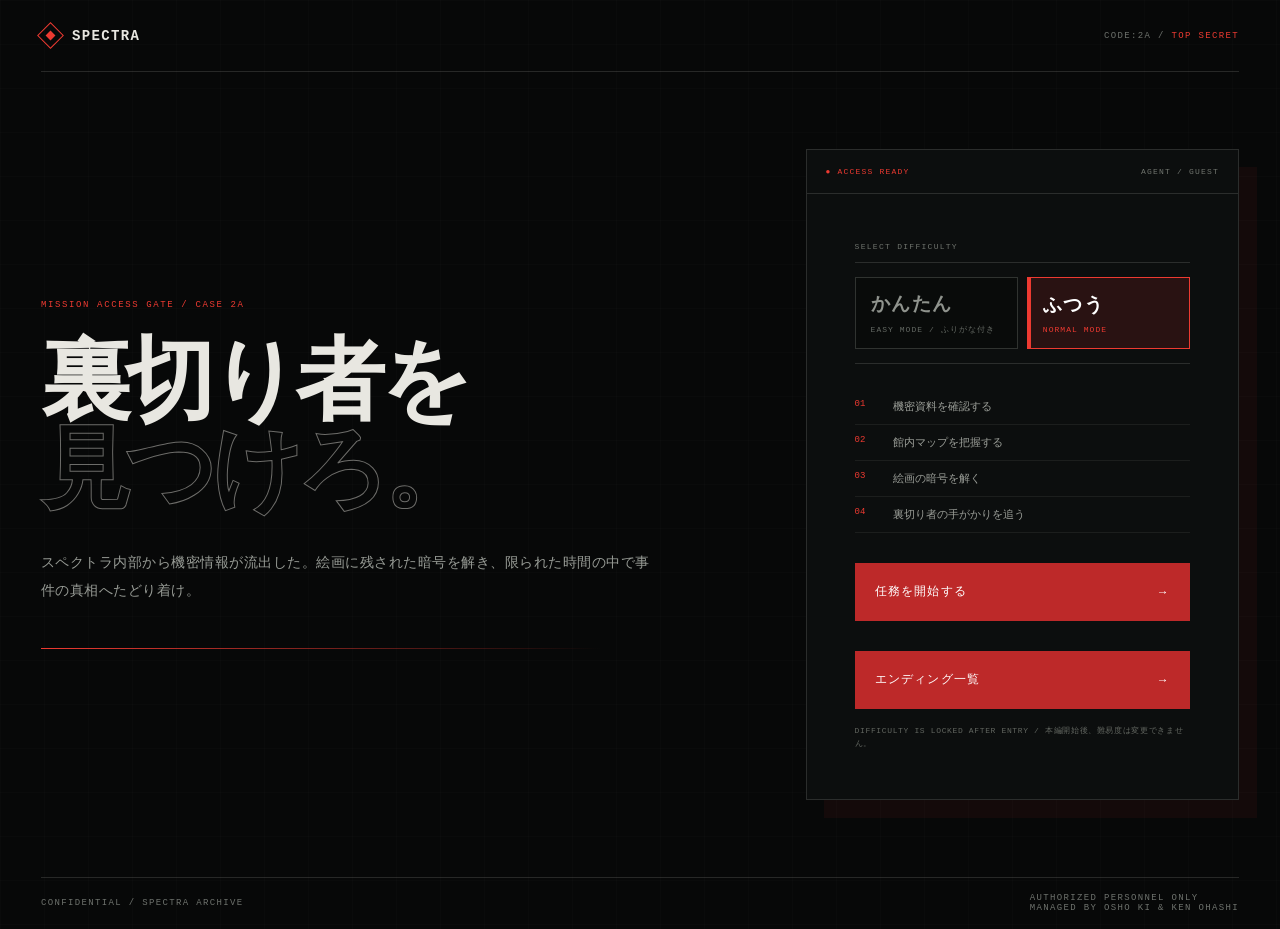
<file: index.html>
<!doctype html>
<html lang="ja">
<head>
  <meta charset="utf-8">
  <meta name="viewport" content="width=device-width, initial-scale=1">
  <meta name="theme-color" content="#070808">
  <title>CODE:2A — ACCESS GATE</title>
  <link rel="icon" type="image/png" href="assets/CODE2A.png.png">
  <meta name="description" content="スペクトラ極秘任務 CODE:2Aへのアクセスゲート。">
  <style>
    :root { --black:#070808; --panel:#0d0f0f; --white:#e8e7e1; --muted:#858985; --line:rgba(232,231,225,.14); --red:#bd2929; --red-bright:#ed3a31; --ease:cubic-bezier(.77,0,.18,1); }
    * { box-sizing:border-box; }
    html,body { margin:0; min-width:320px; min-height:100%; background:var(--black); color:var(--white); }
    body { min-height:100vh; font-family:"Yu Gothic","Hiragino Kaku Gothic ProN",Meiryo,sans-serif; background-image:linear-gradient(rgba(255,255,255,.012) 1px,transparent 1px),linear-gradient(90deg,rgba(255,255,255,.012) 1px,transparent 1px); background-size:44px 44px; }
    button,a { font:inherit; }
    a:focus-visible { outline:1px solid var(--red-bright); outline-offset:4px; }
    .shell { min-height:100vh; display:grid; grid-template-rows:72px 1fr 52px; overflow:hidden; }
    header,footer { display:flex; align-items:center; justify-content:space-between; margin:0 3.2vw; font:9px Consolas,"Courier New",monospace; letter-spacing:.15em; color:#6e726d; }
    header { border-bottom:1px solid var(--line); }
    footer { border-top:1px solid var(--line); }
    .brand { display:flex; align-items:center; gap:12px; color:var(--white); font-size:14px; font-weight:700; }
    .brand-mark { position:relative; width:19px; height:19px; border:1px solid var(--red-bright); transform:rotate(45deg); }
    .brand-mark::before { content:""; position:absolute; inset:5px; background:var(--red-bright); }
    .classification b { color:var(--red-bright); font-weight:400; }
    main { width:min(1320px,100%); margin:auto; padding:clamp(35px,6vw,88px) 3.2vw; display:grid; grid-template-columns:minmax(0,1.1fr) minmax(380px,.72fr); gap:clamp(40px,8vw,120px); align-items:center; }
    .kicker { margin:0 0 27px; color:var(--red-bright); font:9px Consolas,monospace; letter-spacing:.18em; }
    h1 { margin:0; font-size:clamp(51px,7vw,104px); line-height:.98; letter-spacing:-.065em; font-weight:680; }
    h1 span { display:block; color:transparent; -webkit-text-stroke:1px rgba(232,231,225,.45); }
    .lead { max-width:620px; margin:35px 0 0; color:#979b95; font-size:14px; line-height:2; letter-spacing:.035em; }
    .mission-line { width:min(560px,100%); height:1px; margin-top:44px; background:linear-gradient(90deg,var(--red-bright),transparent); }
    .access-card { border:1px solid var(--line); background:rgba(13,15,15,.92); box-shadow:18px 18px 0 rgba(189,41,41,.075); }
    .card-head { display:flex; justify-content:space-between; padding:17px 19px; border-bottom:1px solid var(--line); color:#71756f; font:8px Consolas,monospace; letter-spacing:.15em; }
    .card-head span:first-child { color:var(--red-bright); }
    .card-body { padding:clamp(28px,4vw,48px); }
    .difficulty-label { color:#6f736d; font:8px Consolas,monospace; letter-spacing:.16em; }
    .difficulty-options { display:grid; grid-template-columns:repeat(2,minmax(0,1fr)); gap:9px; margin-top:11px; padding:14px 0; border-top:1px solid var(--line); border-bottom:1px solid var(--line); }
    .difficulty-option { min-height:72px; display:flex; flex-direction:column; align-items:flex-start; justify-content:center; gap:7px; padding:13px 15px; border:1px solid #303330; background:#090b0a; color:#8f938d; cursor:pointer; text-align:left; transition:border-color .2s ease,background .2s ease,color .2s ease; }
    .difficulty-option strong { font-size:19px; letter-spacing:.08em; }
    .difficulty-option span { color:#646963; font:8px Consolas,monospace; letter-spacing:.13em; }
    .difficulty-option:hover,.difficulty-option:focus-visible { border-color:rgba(237,58,49,.65); color:white; }
    .difficulty-option[aria-pressed="true"] { border-color:var(--red-bright); background:rgba(189,41,41,.16); color:white; box-shadow:inset 3px 0 0 var(--red-bright); }
    .difficulty-option[aria-pressed="true"] span { color:var(--red-bright); }
    .mission-list { margin:25px 0 0; padding:0; list-style:none; }
    .mission-list li { display:grid; grid-template-columns:28px 1fr; gap:10px; padding:10px 0; color:#9a9d97; font-size:11px; border-bottom:1px solid rgba(232,231,225,.07); }
    .mission-list b { color:var(--red-bright); font:9px Consolas,monospace; }
    .start-link { min-height:58px; display:flex; align-items:center; justify-content:space-between; margin-top:30px; padding:0 20px; background:var(--red); color:white; text-decoration:none; font-size:12px; letter-spacing:.1em; transition:background .2s ease; }
    .start-link:hover { background:var(--red-bright); }
    .notice { margin:15px 0 0; color:#626660; font:8px Consolas,monospace; letter-spacing:.08em; line-height:1.7; }
    .page-transition { position:fixed; z-index:300; inset:0; display:grid; place-items:center; overflow:hidden; visibility:hidden; pointer-events:none; }
    .slab,.stripe { position:absolute; top:-12%; bottom:-12%; left:-12%; width:124%; transform:translateX(-116%) skewX(-7deg); }
    .slab { background:#090a09; transition:transform .86s var(--ease); }
    .stripe { left:-24%; width:22%; background:#8f1f1f; }
    .transition-copy { position:relative; z-index:1; opacity:0; color:var(--red-bright); font:10px Consolas,monospace; letter-spacing:.28em; transition:opacity .18s ease .34s; }
    .page-transition.active,.page-transition.covered,.page-transition.arrival { visibility:visible; pointer-events:auto; }
    .page-transition.active .slab { transform:translateX(0) skewX(-7deg); }
    .page-transition.active .stripe { animation:stripeAcross .88s var(--ease) .03s both; }
    .page-transition.active .transition-copy { opacity:1; }
    .page-transition.covered .slab { transform:translateX(0) skewX(-7deg); transition:none; }
    .page-transition.covered .stripe { transform:translateX(630%) skewX(-7deg); }
    .page-transition.covered .transition-copy { opacity:1; }
    .page-transition.arrival .slab { transform:translateX(116%) skewX(-7deg); }
    .page-transition.arrival .stripe { animation:stripeAcross .88s var(--ease) both; }
    .page-transition.arrival .transition-copy { opacity:0; transition-delay:0s; }
    @keyframes stripeAcross { from{transform:translateX(-70%) skewX(-7deg)} to{transform:translateX(630%) skewX(-7deg)} }
    @media(max-width:780px){
      .shell{overflow:visible}.classification{display:none}main{grid-template-columns:1fr;gap:45px;padding:48px 20px 60px}h1{font-size:clamp(50px,16vw,82px)}.access-card{box-shadow:9px 9px 0 rgba(189,41,41,.075)}header,footer{margin:0 20px}footer span:first-child{display:none}
      header,footer{color:#999d96;font-size:10px}.kicker{font-size:11px}.lead{color:#b5b8b2;font-size:16px;line-height:1.9}.card-head{color:#a4a8a1;font-size:10px}.difficulty-label{color:#a4a8a1;font-size:10px}.difficulty-option strong{font-size:17px}.difficulty-option span{font-size:9px}.mission-list li{color:#c0c3bc;font-size:14px;line-height:1.65}.mission-list b{font-size:11px}.start-link{min-height:62px;font-size:14px}.notice{color:#989c95;font-size:10px;line-height:1.8}
    }
    @media(prefers-reduced-motion:reduce){*,*::before,*::after{transition-duration:.01ms!important;animation-duration:.01ms!important}}
  </style>
</head>
<body>
  <div class="shell">
    <header><div class="brand"><span class="brand-mark" aria-hidden="true"></span><a href="index.html" style="color: inherit; text-decoration: none;">SPECTRA</a></div><div class="classification">CODE:2A / <b>TOP SECRET</b></div></header>
    <main>
      <section aria-labelledby="page-title">
        <p class="kicker">MISSION ACCESS GATE / CASE 2A</p>
        <h1 id="page-title">裏切り者を<span>見つけろ。</span></h1>
        <p class="lead">スペクトラ内部から機密情報が流出した。絵画に残された暗号を解き、限られた時間の中で事件の真相へたどり着け。</p>
        <div class="mission-line" aria-hidden="true"></div>
      </section>
      <section class="access-card" aria-label="任務アクセス">
        <div class="card-head"><span>● ACCESS READY</span><span>AGENT / GUEST</span></div>
        <div class="card-body">
          <div class="difficulty-label">SELECT DIFFICULTY</div>
          <div class="difficulty-options" role="group" aria-label="難易度を選択">
            <button class="difficulty-option" id="difficulty-easy" type="button" data-difficulty="easy" aria-pressed="false"><strong>かんたん</strong><span>EASY MODE / ふりがな付き</span></button>
            <button class="difficulty-option" id="difficulty-hard" type="button" data-difficulty="hard" aria-pressed="true"><strong>ふつう</strong><span>NORMAL MODE</span></button>
          </div>
          <ol class="mission-list"><li><b>01</b>機密資料を確認する</li><li><b>02</b>館内マップを把握する</li><li><b>03</b>絵画の暗号を解く</li><li><b>04</b>裏切り者の手がかりを追う</li></ol>
          <a class="start-link" id="start-link" href="mission.html"><span>任務を開始する</span><span aria-hidden="true">→</span></a>
          <a class="start-link" id="start-link" href="endings.html"><span>エンディング一覧</span><span aria-hidden="true">→</span></a>
          <p class="notice">DIFFICULTY IS LOCKED AFTER ENTRY / 本編開始後、難易度は変更できません。</p>
        </div>
      </section>
    </main>
    <footer><span>CONFIDENTIAL / SPECTRA ARCHIVE</span><span>AUTHORIZED PERSONNEL ONLY<br> MANAGED BY OSHO KI & KEN OHASHI</span></footer>
  </div>
  <div class="page-transition covered" id="page-transition" aria-hidden="false"><span class="slab"></span><span class="stripe"></span><span class="transition-copy" id="transition-copy">ACCESS GATE / OPEN</span></div>
  <script>
    (() => {
      const link = document.getElementById('start-link');
      const difficultyButtons = [...document.querySelectorAll('[data-difficulty]')];
      const transition = document.getElementById('page-transition');
      const transitionCopy = document.getElementById('transition-copy');
      let returning = false;
      try {
        returning = sessionStorage.getItem('spectra-access-entry') === 'return';
        sessionStorage.removeItem('spectra-access-entry');
      } catch { /* file:// で保存領域が使えない場合も演出は表示する */ }
      transitionCopy.textContent = returning ? 'ACCESS GATE / RETURN' : 'ACCESS GATE / OPEN';
      const reduced = window.matchMedia('(prefers-reduced-motion: reduce)').matches;
      function selectDifficulty(mode) {
        const easy = mode === 'easy';
        link.href = easy ? 'mission.html?difficulty=easy' : 'mission.html';
        difficultyButtons.forEach(button => button.setAttribute('aria-pressed',String(button.dataset.difficulty === mode)));
      }
      difficultyButtons.forEach(button => button.addEventListener('click', () => selectDifficulty(button.dataset.difficulty)));
      selectDifficulty('hard');
      setTimeout(() => {
        void transition.offsetWidth;
        transition.classList.remove('covered');
        transition.classList.add('arrival');
        setTimeout(() => {
          transition.classList.remove('arrival');
          transition.setAttribute('aria-hidden','true');
        },reduced ? 40 : 940);
      },reduced ? 24 : 128);
      link.addEventListener('click', event => {
        event.preventDefault();
        transitionCopy.textContent = 'ENTERING / CODE:2A';
        transition.classList.remove('arrival','covered');
        transition.classList.add('active');
        transition.setAttribute('aria-hidden','false');
        setTimeout(() => { window.location.href = link.href; },reduced ? 40 : 920);
      });
    })();
  </script>
</body>
</html>
</file>
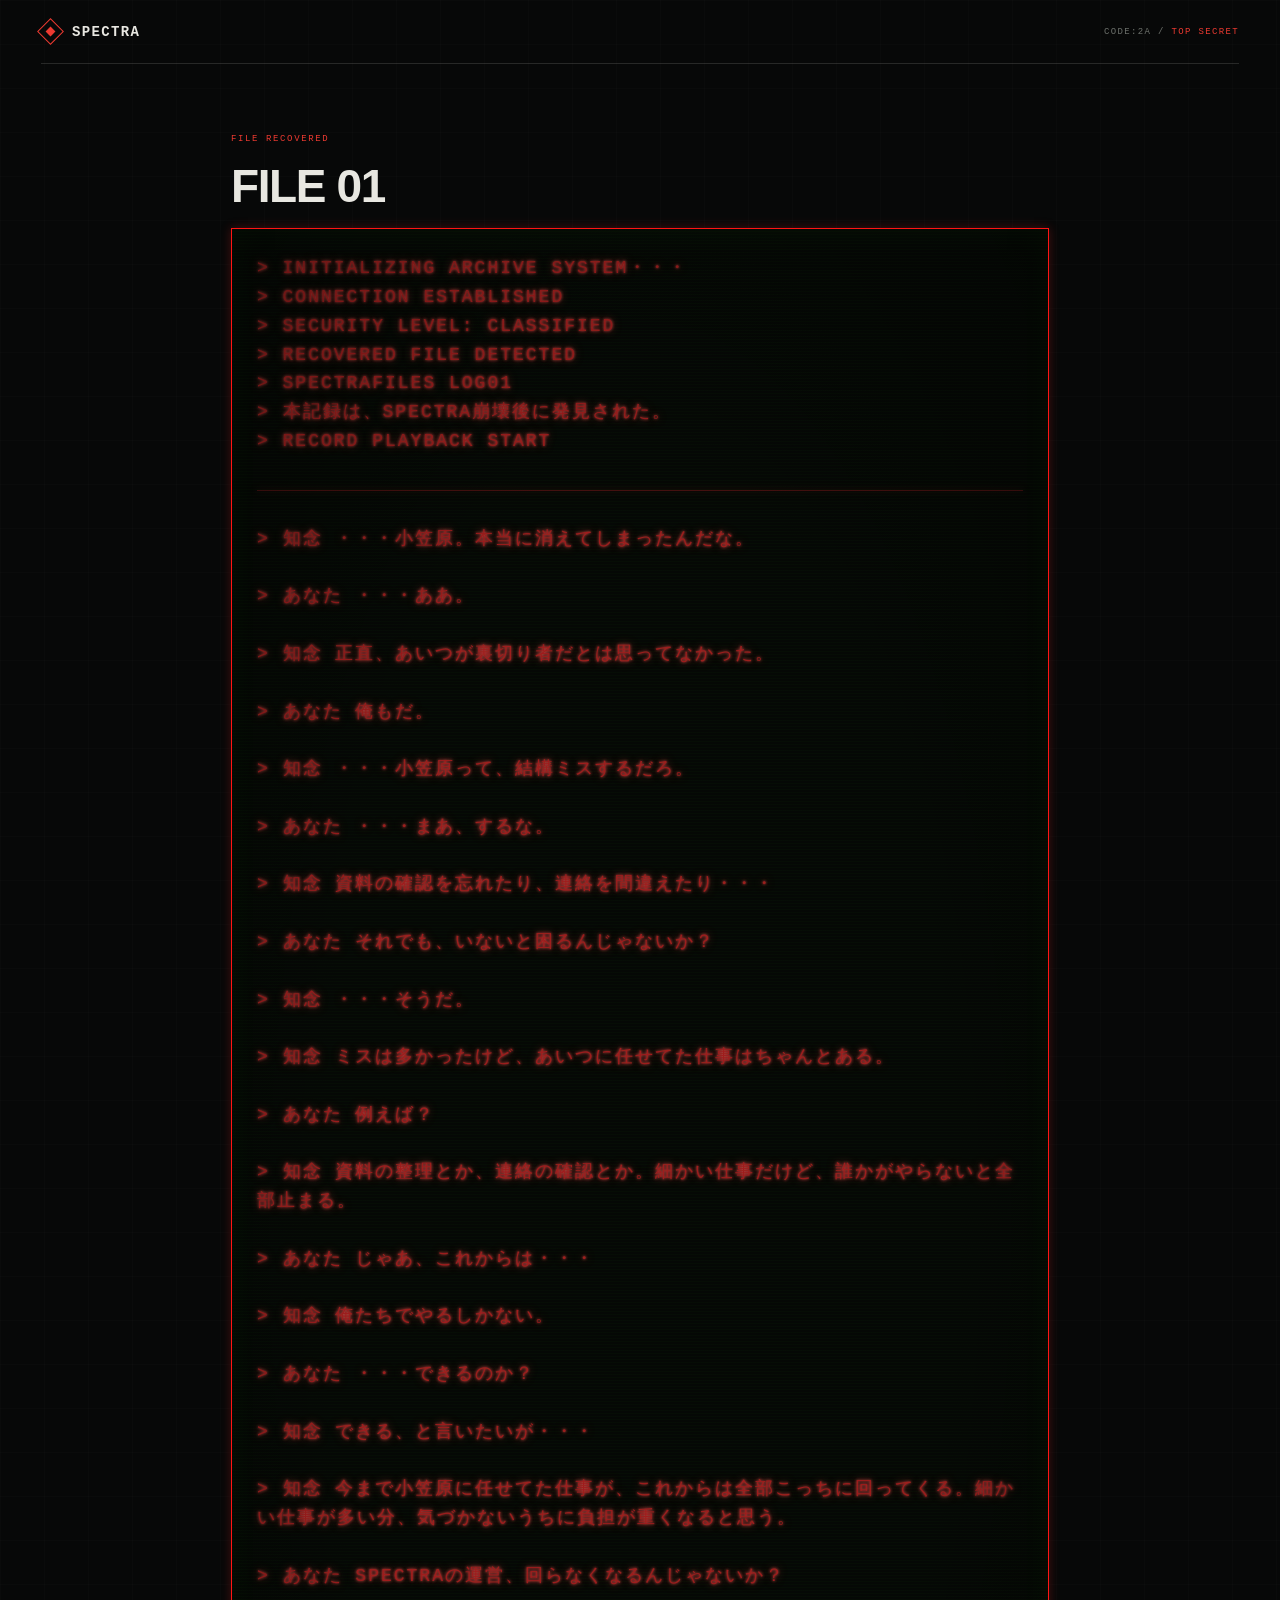
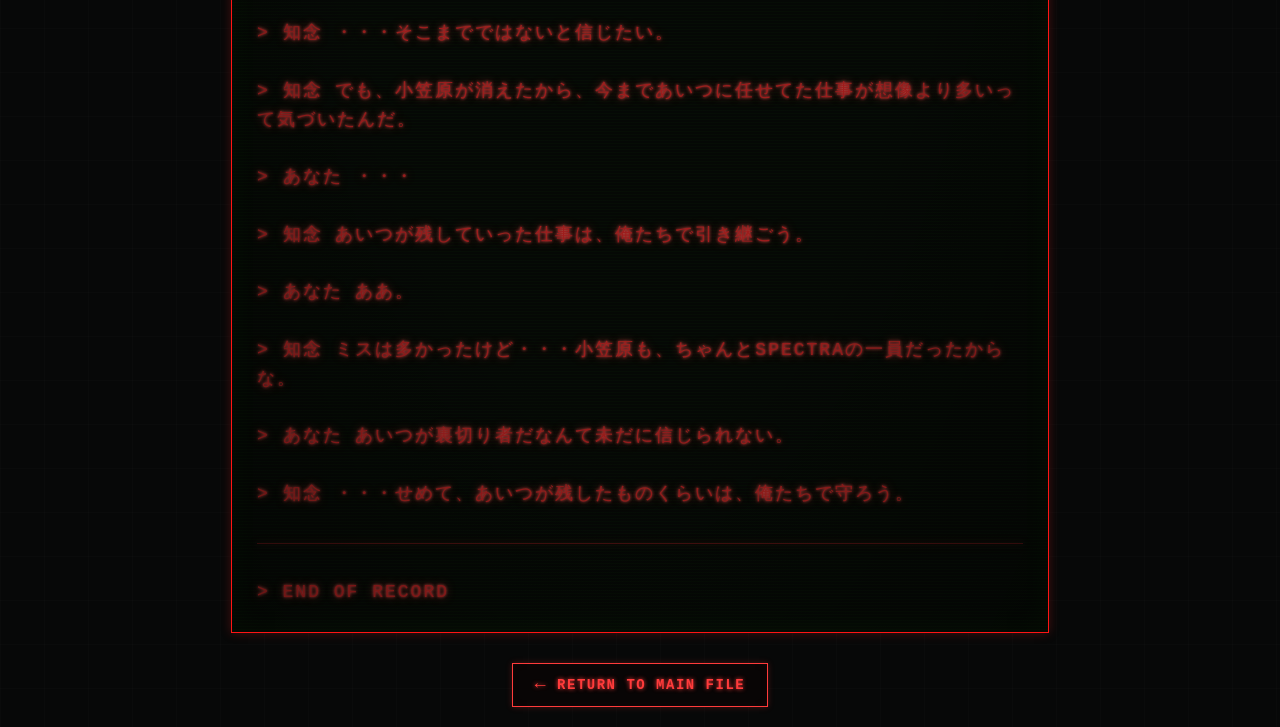
<file: ending1.html>
<!DOCTYPE html>
<html>
<head>
  <title>エンディングその1</title>
  <link rel="icon" type="image/png" href="assets/CODE2A.png.png">
  <link rel="stylesheet" href="styles.css">
  <meta charset="UTF-8">
  <meta name="viewport" content="width=device-width, initial-scale=1">
</head>
<body class="gate-body" data-ending="1">

  <header class="gate-topbar">
    <div class="gate-brand"><span class="gate-brand-mark" aria-hidden="true"></span><a href="index.html" style="color: inherit; text-decoration: none;">SPECTRA</a></div>
    <div class="gate-classification">CODE:2A / <b>TOP SECRET</b></div>
  </header>

  <main class="gate-main">

    <p class="gate-kicker">FILE RECOVERED</p>
    <h1>FILE 01</h1><br>

  <div class="terminal">
    <p class="terminal-text">
  > INITIALIZING ARCHIVE SYSTEM・・・<br>
  > CONNECTION ESTABLISHED<br>
  > SECURITY LEVEL: CLASSIFIED<br>
  > RECOVERED FILE DETECTED<br>
  > SPECTRAFILES LOG01<br>
  > 本記録は、SPECTRA崩壊後に発見された。<br>
  > RECORD PLAYBACK START<br>
  <span class="record-divider" aria-hidden="true"></span>
  > 知念 ・・・小笠原。本当に消えてしまったんだな。<br><br>
  > あなた ・・・ああ。<br><br>
  > 知念 正直、あいつが裏切り者だとは思ってなかった。<br><br>
  > あなた 俺もだ。<br><br>
  > 知念 ・・・小笠原って、結構ミスするだろ。<br><br>
  > あなた ・・・まあ、するな。<br><br>
  > 知念 資料の確認を忘れたり、連絡を間違えたり・・・<br><br>
  > あなた それでも、いないと困るんじゃないか？<br><br>
  > 知念 ・・・そうだ。<br><br>
  > 知念 ミスは多かったけど、あいつに任せてた仕事はちゃんとある。<br><br>
  > あなた 例えば？<br><br>
  > 知念 資料の整理とか、連絡の確認とか。細かい仕事だけど、誰かがやらないと全部止まる。<br><br>
  > あなた じゃあ、これからは・・・<br><br>
  > 知念 俺たちでやるしかない。<br><br>
  > あなた ・・・できるのか？<br><br>
  > 知念 できる、と言いたいが・・・<br><br>
  > 知念 今まで小笠原に任せてた仕事が、これからは全部こっちに回ってくる。細かい仕事が多い分、気づかないうちに負担が重くなると思う。<br><br>
  > あなた SPECTRAの運営、回らなくなるんじゃないか？<br><br>
  > 知念 ・・・そこまでではないと信じたい。<br><br>
  > 知念 でも、小笠原が消えたから、今まであいつに任せてた仕事が想像より多いって気づいたんだ。<br><br>
  > あなた ・・・<br><br>
  > 知念 あいつが残していった仕事は、俺たちで引き継ごう。<br><br>
  > あなた ああ。<br><br>
  > 知念 ミスは多かったけど・・・小笠原も、ちゃんとSPECTRAの一員だったからな。<br><br>
  > あなた あいつが裏切り者だなんて未だに信じられない。<br><br>
  > 知念 ・・・せめて、あいつが残したものくらいは、俺たちで守ろう。<br>
  <span class="record-divider" aria-hidden="true"></span>
  > END OF RECORD
    </p>
  </div>
  <div class="return-container">
    <a href="endings.html" class="return-button">
        <span class="return-arrow">←</span>
        RETURN TO MAIN FILE
    </a>
  </div>
  </main>

  <div class="page-transition covered" id="page-transition" aria-hidden="false">
    <span class="slab"></span>
    <span class="stripe"></span>
    <span class="transition-copy" id="transition-copy">FILE 01 / OPEN</span>
  </div>

  <script src="ending.js"></script>
</body>
</html>
</file>
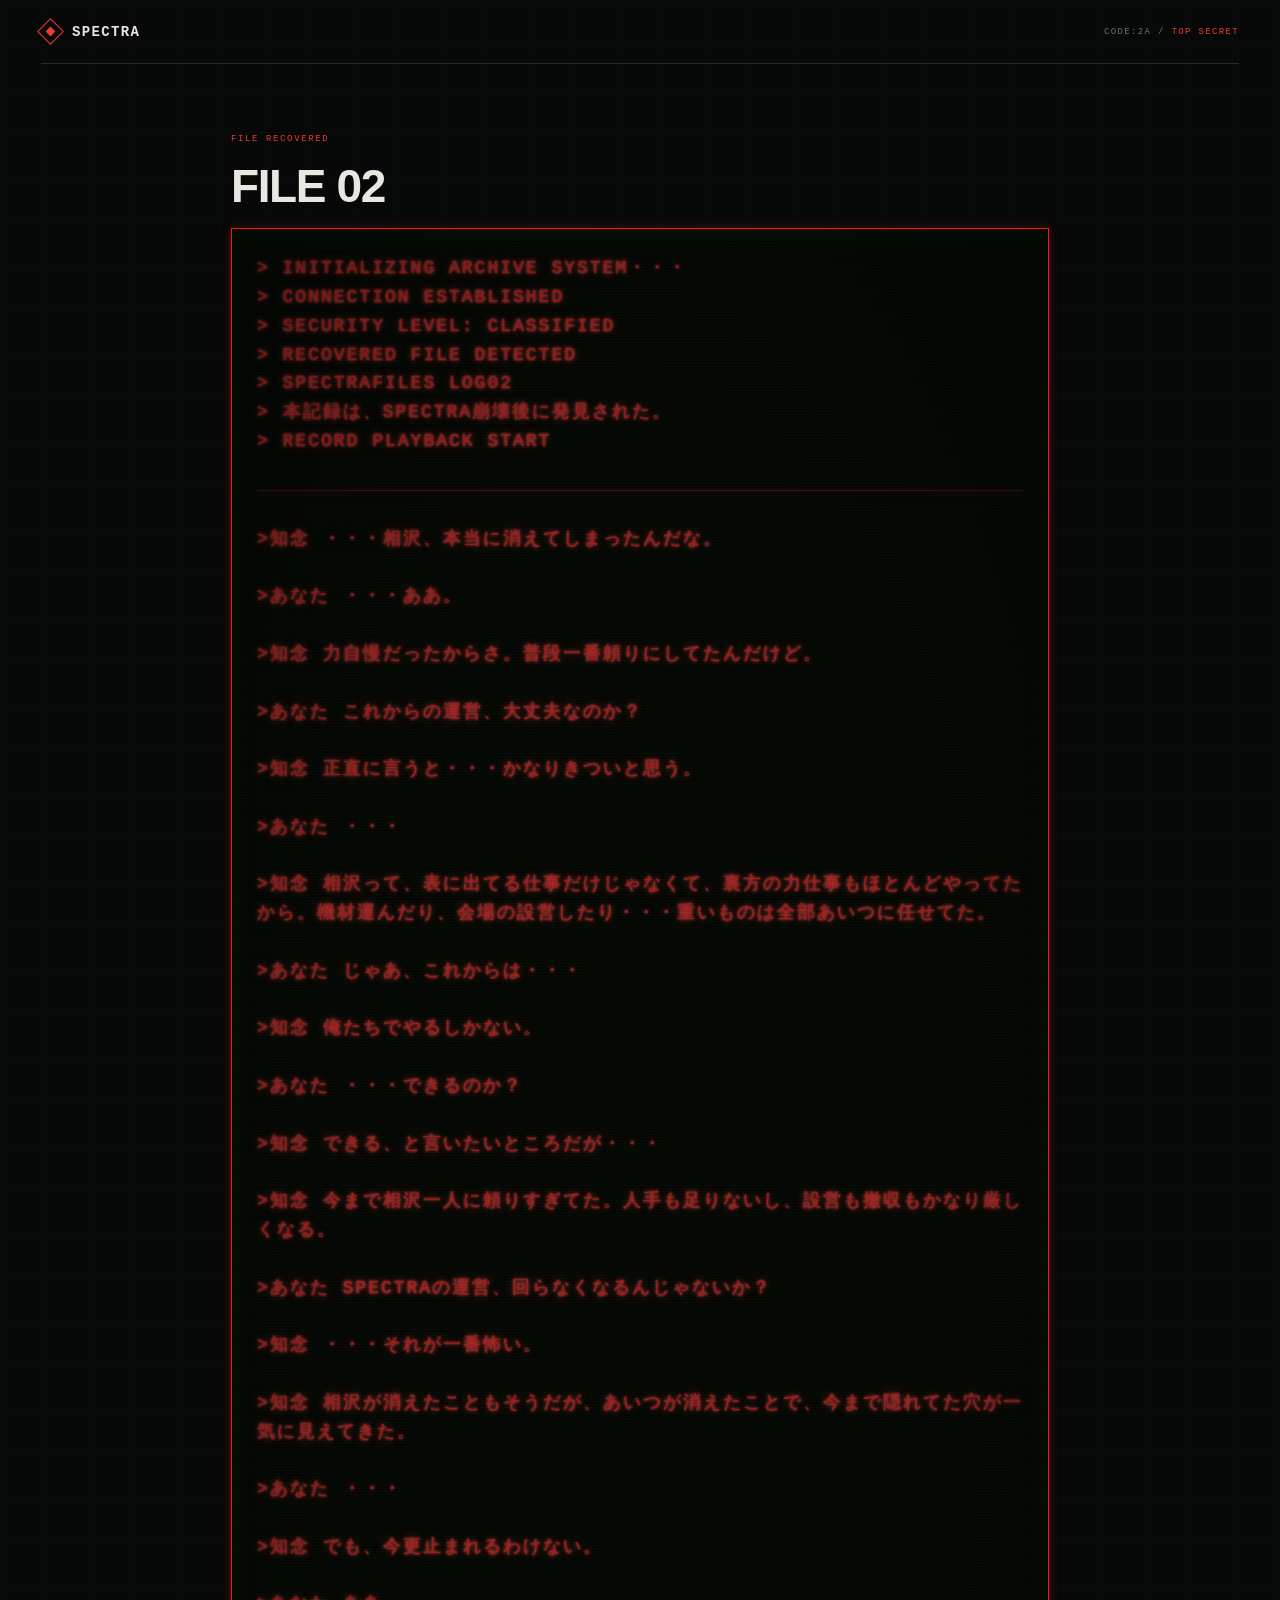
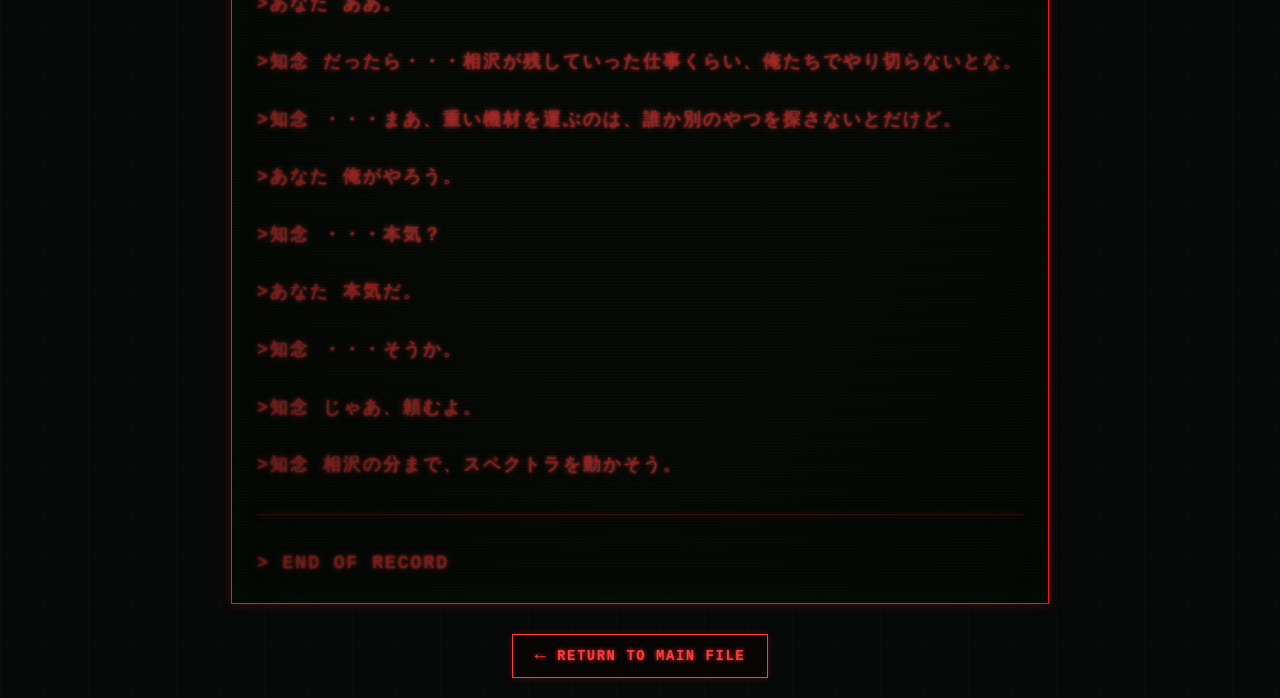
<file: ending2.html>
<!DOCTYPE html>
<html>
<head>
  <title>エンディングその2</title>
  <link rel="icon" type="image/png" href="assets/CODE2A.png.png">
  <link rel="stylesheet" href="styles.css">
  <meta charset="UTF-8">
  <meta name="viewport" content="width=device-width, initial-scale=1">
</head>
<body class="gate-body" data-ending="2">

  <header class="gate-topbar">
    <div class="gate-brand"><span class="gate-brand-mark" aria-hidden="true"></span><a href="index.html" style="color: inherit; text-decoration: none;">SPECTRA</a></div>
    <div class="gate-classification">CODE:2A / <b>TOP SECRET</b></div>
  </header>

  <main class="gate-main">

    <p class="gate-kicker">FILE RECOVERED</p>
    <h1>FILE 02</h1><br>

  <div class="terminal">
    <p class="terminal-text">
  > INITIALIZING ARCHIVE SYSTEM・・・<br>
  > CONNECTION ESTABLISHED<br>
  > SECURITY LEVEL: CLASSIFIED<br>
  > RECOVERED FILE DETECTED<br>
  > SPECTRAFILES LOG02<br>
  > 本記録は、SPECTRA崩壊後に発見された。<br>
  > RECORD PLAYBACK START<br>
  <span class="record-divider" aria-hidden="true"></span>
  >知念 ・・・相沢、本当に消えてしまったんだな。<br><br>
  >あなた ・・・ああ。<br><br>
  >知念 力自慢だったからさ。普段一番頼りにしてたんだけど。<br><br>
  >あなた これからの運営、大丈夫なのか？<br><br>
  >知念 正直に言うと・・・かなりきついと思う。<br><br>
  >あなた ・・・<br><br>
  >知念 相沢って、表に出てる仕事だけじゃなくて、裏方の力仕事もほとんどやってたから。機材運んだり、会場の設営したり・・・重いものは全部あいつに任せてた。<br><br>
  >あなた じゃあ、これからは・・・<br><br>
  >知念 俺たちでやるしかない。<br><br>
  >あなた ・・・できるのか？<br><br>
  >知念 できる、と言いたいところだが・・・<br><br>
  >知念 今まで相沢一人に頼りすぎてた。人手も足りないし、設営も撤収もかなり厳しくなる。<br><br>
  >あなた SPECTRAの運営、回らなくなるんじゃないか？<br><br>
  >知念 ・・・それが一番怖い。<br><br>
  >知念 相沢が消えたこともそうだが、あいつが消えたことで、今まで隠れてた穴が一気に見えてきた。<br><br>
  >あなた ・・・<br><br>
  >知念 でも、今更止まれるわけない。<br><br>
  >あなた ああ。<br><br>
  >知念 だったら・・・相沢が残していった仕事くらい、俺たちでやり切らないとな。<br><br>
  >知念 ・・・まあ、重い機材を運ぶのは、誰か別のやつを探さないとだけど。<br><br>
  >あなた 俺がやろう。<br><br>
  >知念 ・・・本気？<br><br>
  >あなた 本気だ。<br><br>
  >知念 ・・・そうか。<br><br>
  >知念 じゃあ、頼むよ。<br><br>
  >知念 相沢の分まで、スペクトラを動かそう。<br>
  <span class="record-divider" aria-hidden="true"></span>
  > END OF RECORD

    </p>
  </div>
  <div class="return-container">
    <a href="endings.html" class="return-button">
        <span class="return-arrow">←</span>
        RETURN TO MAIN FILE
    </a>
  </div>
  </main>

  <div class="page-transition covered" id="page-transition" aria-hidden="false">
    <span class="slab"></span>
    <span class="stripe"></span>
    <span class="transition-copy" id="transition-copy">FILE 02 / OPEN</span>
  </div>

  <script src="ending.js"></script>
</body>
</html>
</file>
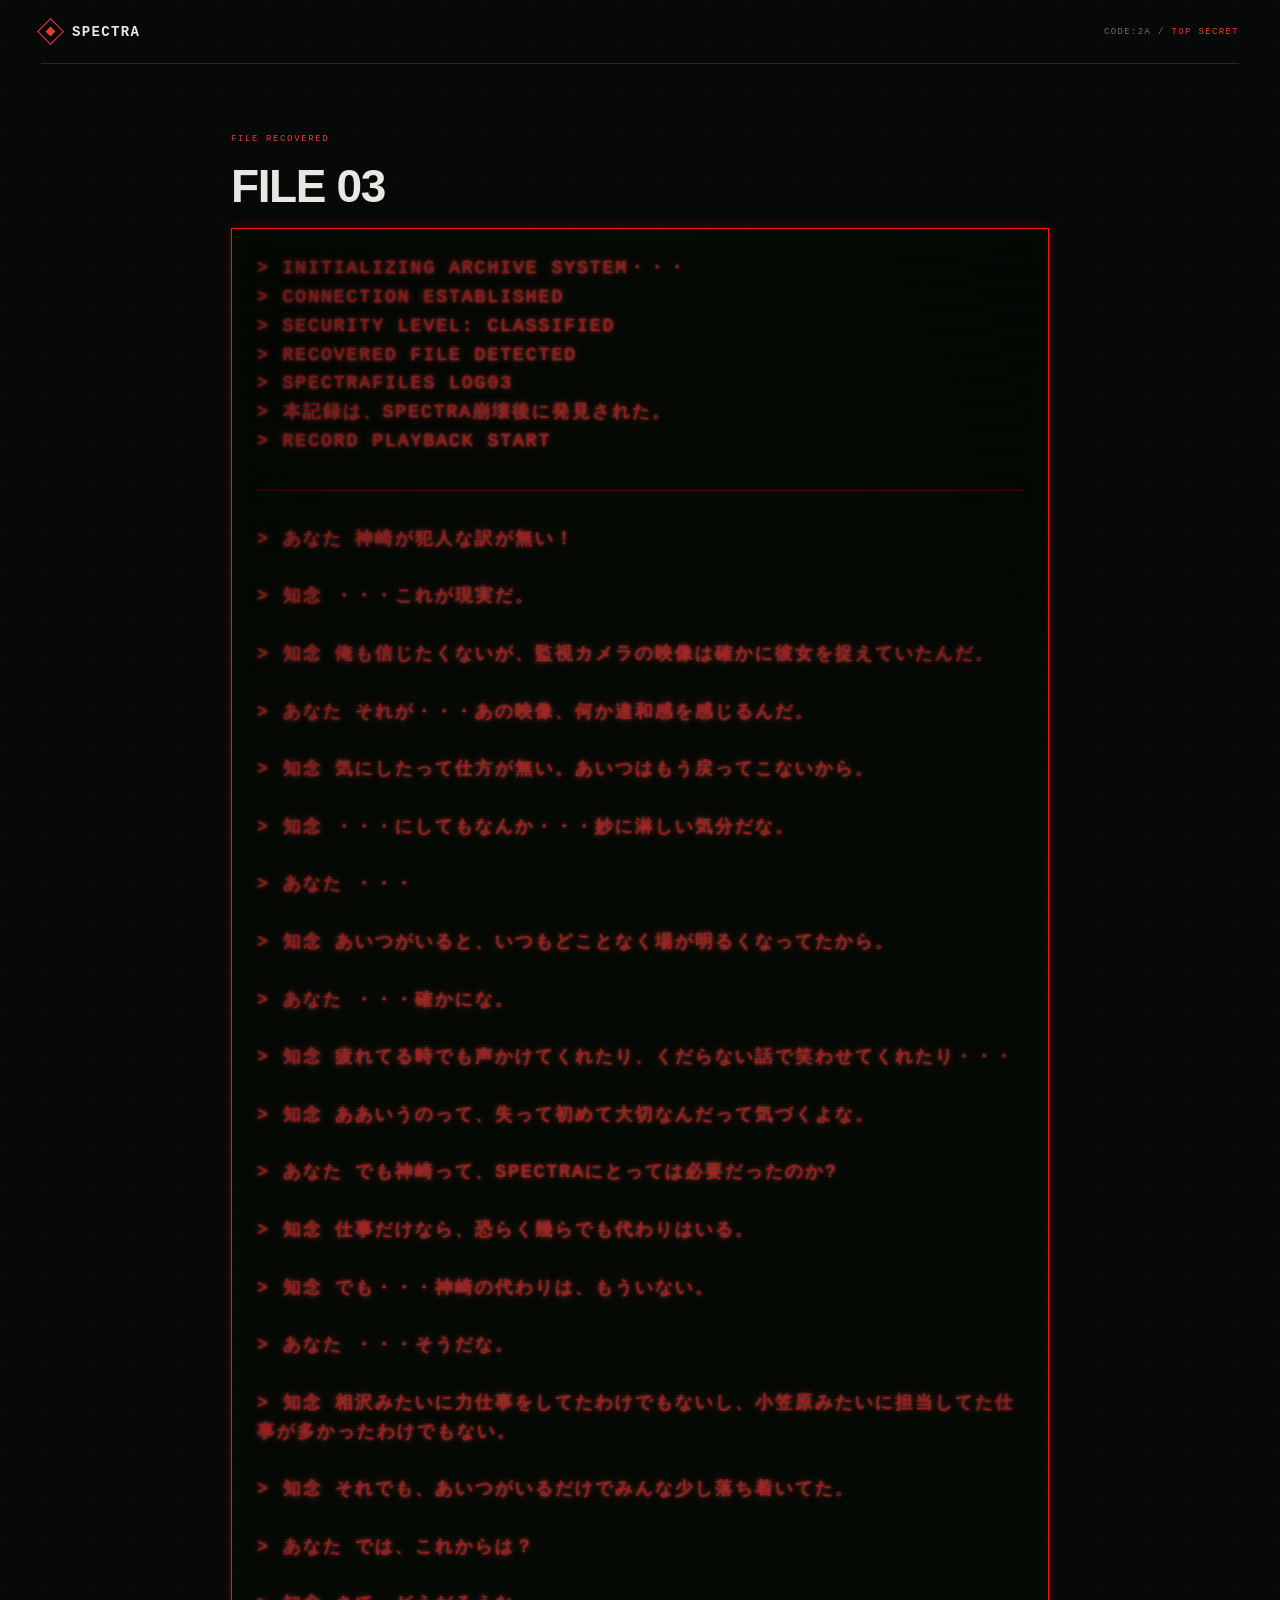
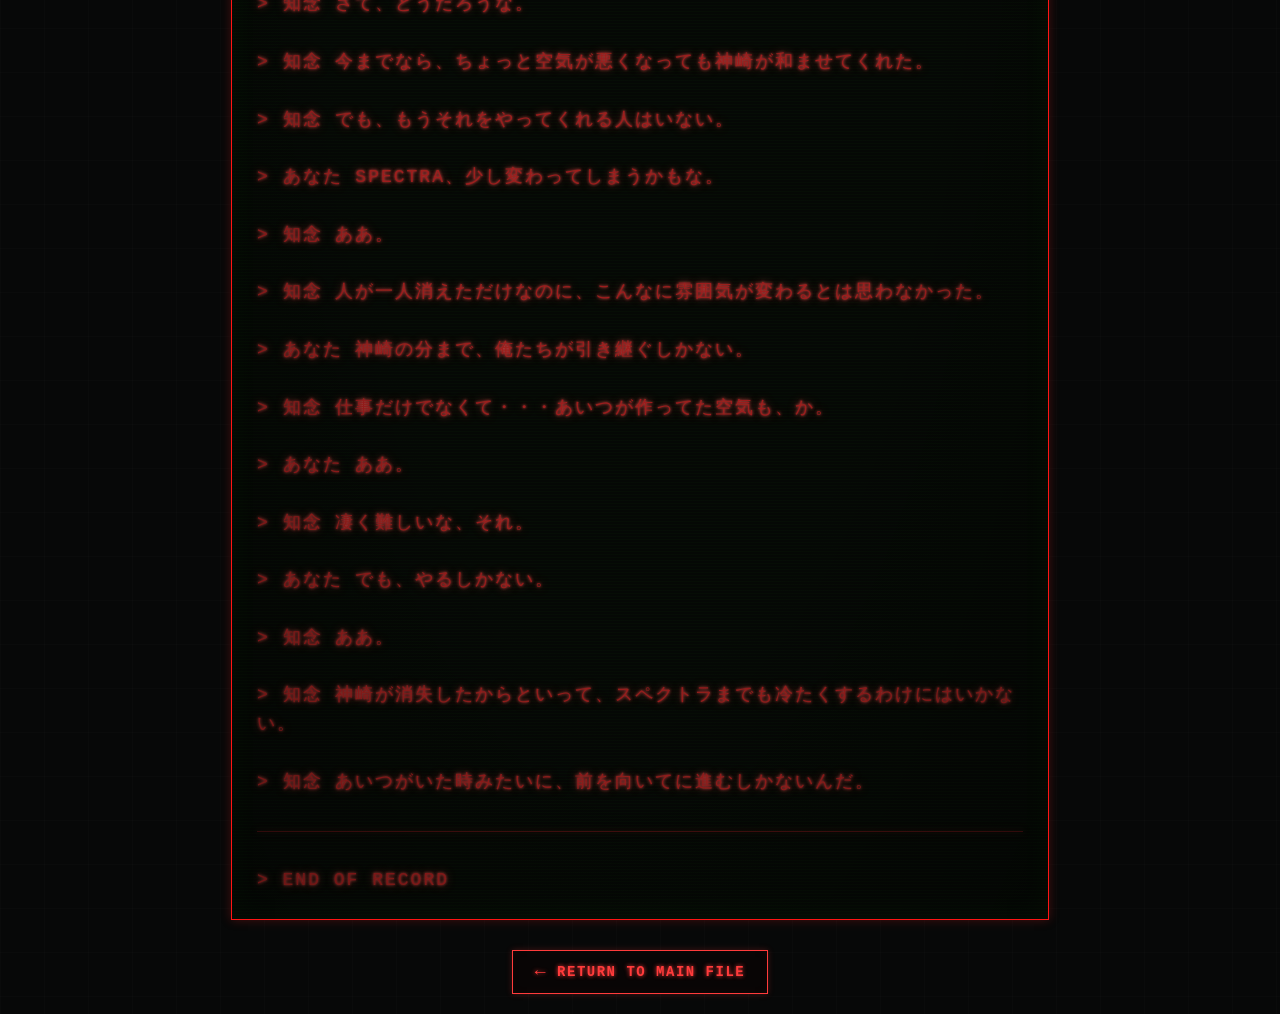
<file: ending3.html>
<!DOCTYPE html>
<html>
<head>
  <title>エンディングその3</title>
  <link rel="icon" type="image/png" href="assets/CODE2A.png.png">
  <link rel="stylesheet" href="styles.css">
  <meta charset="UTF-8">
  <meta name="viewport" content="width=device-width, initial-scale=1">
</head>
<body class="gate-body" data-ending="3">

  <header class="gate-topbar">
    <div class="gate-brand"><span class="gate-brand-mark" aria-hidden="true"></span><a href="index.html" style="color: inherit; text-decoration: none;">SPECTRA</a></div>
    <div class="gate-classification">CODE:2A / <b>TOP SECRET</b></div>
  </header>

  <main class="gate-main">

    <p class="gate-kicker">FILE RECOVERED</p>
    <h1>FILE 03</h1><br>

  <div class="terminal">
    <p class="terminal-text">
    > INITIALIZING ARCHIVE SYSTEM・・・<br>
    > CONNECTION ESTABLISHED<br>
    > SECURITY LEVEL: CLASSIFIED<br>
    > RECOVERED FILE DETECTED<br>
    > SPECTRAFILES LOG03<br>
    > 本記録は、SPECTRA崩壊後に発見された。<br>
    > RECORD PLAYBACK START<br>
    <span class="record-divider" aria-hidden="true"></span>
    > あなた 神崎が犯人な訳が無い！<br><br>
    > 知念 ・・・これが現実だ。<br><br>
    > 知念 俺も信じたくないが、監視カメラの映像は確かに彼女を捉えていたんだ。<br><br>
    > あなた それが・・・あの映像、何か違和感を感じるんだ。<br><br>
    > 知念 気にしたって仕方が無い。あいつはもう戻ってこないから。<br><br>
    > 知念 ・・・にしてもなんか・・・妙に淋しい気分だな。<br><br>
    > あなた ・・・<br><br>
    > 知念 あいつがいると、いつもどことなく場が明るくなってたから。<br><br>
    > あなた ・・・確かにな。<br><br>
    > 知念 疲れてる時でも声かけてくれたり、くだらない話で笑わせてくれたり・・・<br><br>
    > 知念 ああいうのって、失って初めて大切なんだって気づくよな。<br><br>
    > あなた でも神崎って、SPECTRAにとっては必要だったのか?<br><br>
    > 知念 仕事だけなら、恐らく幾らでも代わりはいる。<br><br>
    > 知念 でも・・・神崎の代わりは、もういない。<br><br>
    > あなた ・・・そうだな。<br><br>
    > 知念 相沢みたいに力仕事をしてたわけでもないし、小笠原みたいに担当してた仕事が多かったわけでもない。<br><br>
    > 知念 それでも、あいつがいるだけでみんな少し落ち着いてた。<br><br>
    > あなた では、これからは？<br><br>
    > 知念 さて、どうだろうな。<br><br>
    > 知念 今までなら、ちょっと空気が悪くなっても神崎が和ませてくれた。<br><br>
    > 知念 でも、もうそれをやってくれる人はいない。<br><br>
    > あなた SPECTRA、少し変わってしまうかもな。<br><br>
    > 知念 ああ。<br><br>
    > 知念 人が一人消えただけなのに、こんなに雰囲気が変わるとは思わなかった。<br><br>
    > あなた 神崎の分まで、俺たちが引き継ぐしかない。<br><br>
    > 知念 仕事だけでなくて・・・あいつが作ってた空気も、か。<br><br>
    > あなた ああ。<br><br>
    > 知念 凄く難しいな、それ。<br><br>
    > あなた でも、やるしかない。<br><br>
    > 知念 ああ。<br><br>
    > 知念 神崎が消失したからといって、スペクトラまでも冷たくするわけにはいかない。<br><br>
    > 知念 あいつがいた時みたいに、前を向いてに進むしかないんだ。<br>
    <span class="record-divider" aria-hidden="true"></span>
    > END OF RECORD
    </p>
  </div>
  <div class="return-container">
    <a href="endings.html" class="return-button">
        <span class="return-arrow">←</span>
        RETURN TO MAIN FILE
    </a>
  </div>
  </main>

  <div class="page-transition covered" id="page-transition" aria-hidden="false">
    <span class="slab"></span>
    <span class="stripe"></span>
    <span class="transition-copy" id="transition-copy">FILE 03 / OPEN</span>
  </div>

  <script src="ending.js"></script>
</body>
</html>
</file>
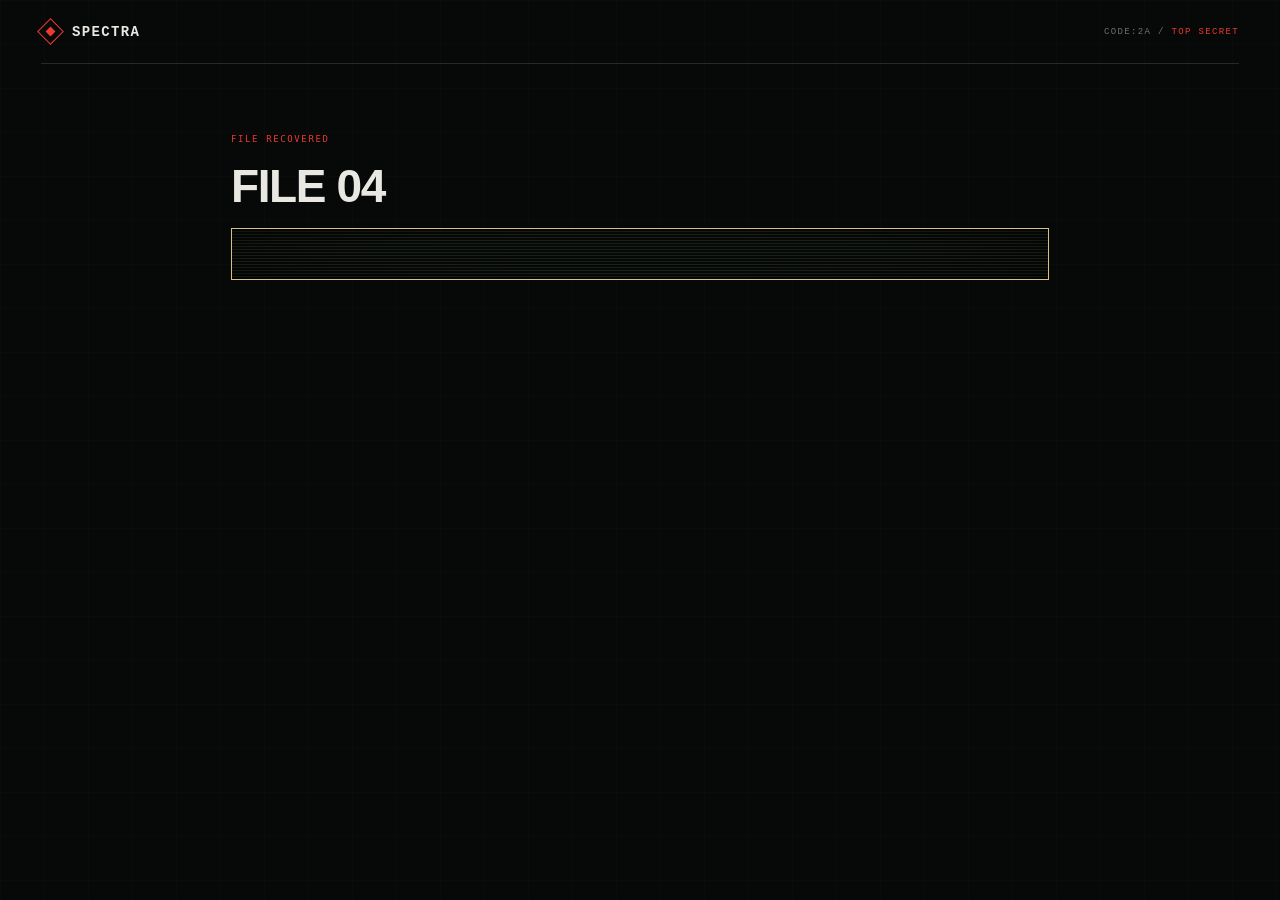
<file: ending4.html>
<!DOCTYPE html>
<html>
<head>
  <title>エンディングその4</title>
  <link rel="icon" type="image/png" href="assets/CODE2A.png.png">
  <link rel="stylesheet" href="styles.css">
  <meta charset="UTF-8">
  <meta name="viewport" content="width=device-width, initial-scale=1">
</head>
<body class="gate-body" data-ending="4">

  <header class="gate-topbar">
    <div class="gate-brand"><span class="gate-brand-mark" aria-hidden="true"></span><a href="index.html" style="color: inherit; text-decoration: none;">SPECTRA</a></div>
    <div class="gate-classification">CODE:2A / <b>TOP SECRET</b></div>
  </header>

  <main class="gate-main">
    <p class="gate-kicker">FILE RECOVERED</p>
    <h1>FILE 04</h1><br>

<div class="trueterminal">
  <div class="trueterminal-text" id="terminal">

    <div>> INITIALIZING SYSTEM・・・</div>
    <div>> CONNECTION ESTABLISHED</div>
    <div>> AGENT ID: 0047</div>
    <div>> SECURITY LEVEL: CLASSIFIED</div>
    <div>> AWAITING INSTRUCTIONS・・・</div>
    <div>> LOG #2026091201</div>

    <div class="terminal-space"></div>

    <div>> 調査報告書</div>

    <div class="terminal-space"></div>

    <div>> スペクトラ内部における内通者の特定</div>

    <div class="terminal-space"></div>

    <div>> これまでの調査から、スペクトラ内部に情報を外部へ流していた人物が存在した可能性が高い。</div>

    <div class="terminal-space"></div>

    <div>> その人物は知念であった。</div>

    <div class="terminal-space"></div>

    <div>> 知念はスペクトラの運営に深く関わっており、内部の情報や各メンバーの行動を把握できる立場にあった。</div>

    <div class="terminal-space"></div>

    <div>> また、これまでに発生した複数の不可解な出来事についても、知念は常にその場に居合わせていた。</div>

    <div class="terminal-space"></div>

    <div>> 特に不自然だったのは、情報が外部に漏れた後も、知念がその内容を事前に知っていたかのような発言をしていたことである。</div>

    <div class="terminal-space"></div>

    <div>> 当初は単なる偶然だと思っていた。</div>

    <div class="terminal-space"></div>

    <div>> しかし、これまでに集めた記録を照合すると、偶然では説明できない点がいくつも見つかった。</div>

    <div class="terminal-space"></div>

    <div>> さらに、知念はスペクトラ内部の記録や運営状況を把握していたため、情報を外部へ渡すには十分な立場にあった。</div>

    <div class="terminal-space"></div>

    <div>> 以上のことから、知念がスペクトラの内部情報を意図的に流していた可能性は極めて高い。</div>

    <div class="terminal-space"></div>

    <div>> 知念は、スペクトラの内部に潜んでいた内通者だった。</div>

    <div class="terminal-space"></div>

    <div>> 知念がいなくなった今、スペクトラは大きな転換点を迎えることになる。</div>

    <div class="terminal-space"></div>

    <div>> これまで知念に集中していた情報管理や運営を見直し、残ったメンバーで役割を分担する必要がある。</div>

    <div class="terminal-space"></div>

    <div>> そして何より、今回の事件をきっかけに、スペクトラ内部の情報管理そのものを変えていかなければならない。</div>

    <div class="terminal-space"></div>

    <div>> 誰か一人に頼るのではなく、互いに確認しながら運営していく。</div>

    <div class="terminal-space"></div>

    <div>> それが、これからのスペクトラに必要なことだと思う。</div>

    <div class="terminal-space"></div>

    <div>> 今回の事件で、スペクトラは大きく変わった。</div>

    <div class="terminal-space"></div>

    <div>> それでも――スペクトラを終わらせるつもりはない。</div>

    <div class="terminal-space"></div>

    <div>> 俺たちは、この組織をこれからも動かしていく。</div>

    <div class="terminal-space"></div>

    <div>> この事件を忘れず、同じことを二度と起こさないために。</div>

    <div>> END REPORT</div>

  </div>
</div>
  <div class="truereturn-container">
    <a href="endings.html" class="truereturn-button">
        <span class="truereturn-arrow">←</span>
        RETURN TO MAIN FILE
    </a>
  </div>
  </main>

  <div class="page-transition covered" id="page-transition" aria-hidden="false">
    <span class="slab"></span>
    <span class="stripe"></span>
    <span class="transition-copy" id="transition-copy">FILE 04 / OPEN</span>
  </div>

  <script src="ending.js"></script>
</body>
</html>
</file>
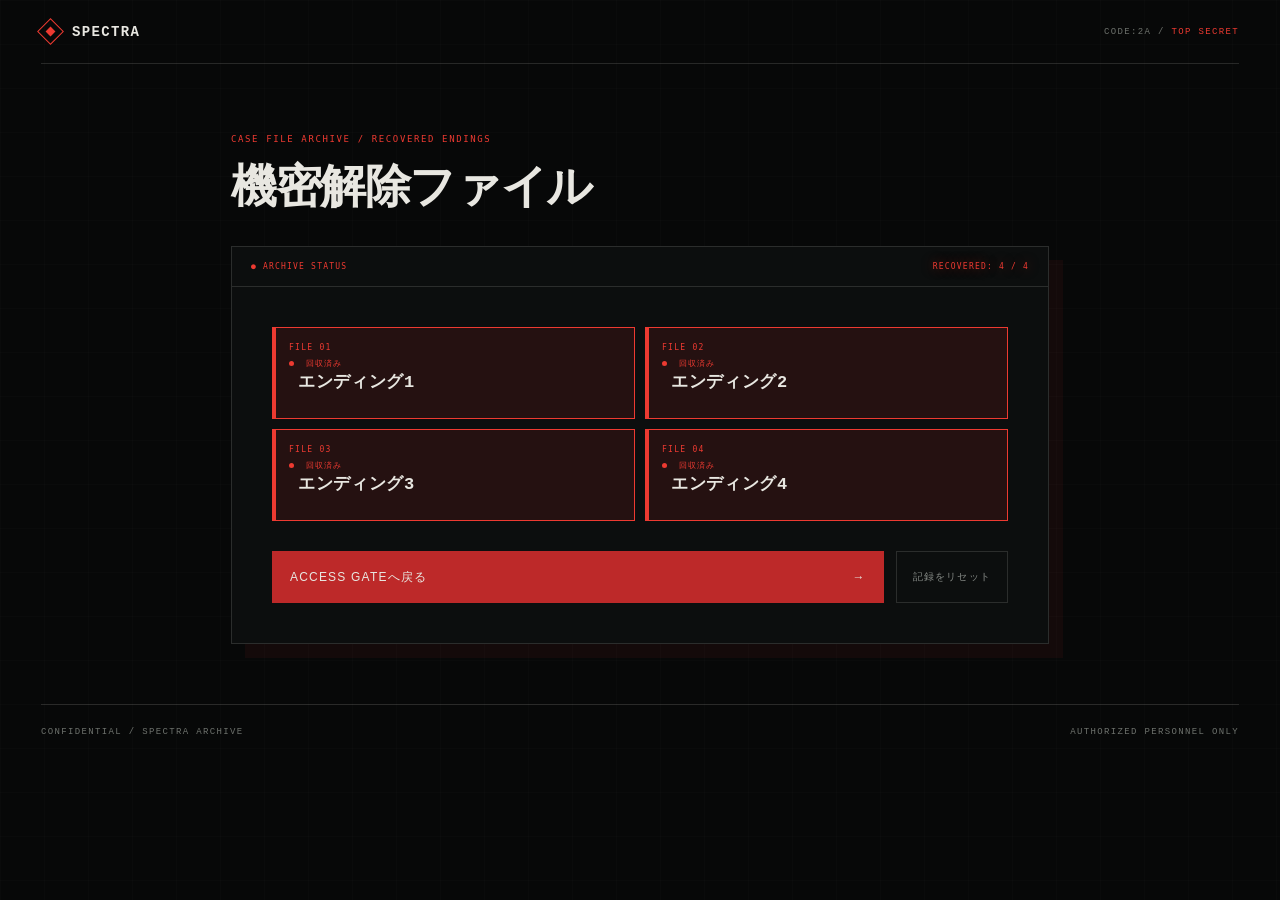
<file: endings.html>
<!DOCTYPE html>
<html>
<head>
  <title>解放エンディング</title>
  <link rel="icon" type="image/png" href="CODE2A.png.png">
  <link rel="stylesheet" href="styles.css">
  <meta charset="UTF-8">
  <meta name="viewport" content="width=device-width, initial-scale=1">
</head>

<body class="gate-body">

  <header class="gate-topbar">
    <div class="gate-brand"><span class="gate-brand-mark" aria-hidden="true"></span><a href="index.html" style="color: inherit; text-decoration: none;">SPECTRA</a></div>
    <div class="gate-classification">CODE:2A / <b>TOP SECRET</b></div>
  </header>

  <main class="gate-main">

    <p class="gate-kicker">CASE FILE ARCHIVE / RECOVERED ENDINGS</p>
    <h1>機密解除ファイル</h1>

    <div class="gate-panel">

      <div class="gate-panel-head">
        <span>● ARCHIVE STATUS</span>
        <span id="progress-text">RECOVERED: 0 / 4</span>
      </div>

      <div class="gate-panel-body">

        <div class="grid">

          <div class="box locked" id="ending1">
            <span class="tab">FILE 01</span>
            <span class="lockline"></span>
            <span class="lockline"></span>
            <span class="status">未開封</span>
          </div>

          <div class="box locked" id="ending2">
            <span class="tab">FILE 02</span>
            <span class="lockline"></span>
            <span class="lockline"></span>
            <span class="status">未開封</span>
          </div>

          <div class="box locked" id="ending3">
            <span class="tab">FILE 03</span>
            <span class="lockline"></span>
            <span class="lockline"></span>
            <span class="status">未開封</span>
          </div>

          <div class="box locked" id="ending4">
            <span class="tab">FILE 04</span>
            <span class="lockline"></span>
            <span class="lockline"></span>
            <span class="status">未開封</span>
          </div>
          
        </div>

        <div class="gate-actions">
          <button id="back-home" type="button">
            <span>ACCESS GATEへ戻る</span>
            <span aria-hidden="true">→</span>
          </button>
          <button id="reset-progress" type="button">記録をリセット</button>
        </div>

      </div>
    </div>

  </main>

  <footer class="gate-bottombar">
    <span>CONFIDENTIAL / SPECTRA ARCHIVE</span>
    <span>AUTHORIZED PERSONNEL ONLY</span>
  </footer>

  <div class="page-transition covered" id="page-transition" aria-hidden="false">
    <span class="slab"></span>
    <span class="stripe"></span>
    <span class="transition-copy" id="transition-copy">CASE FILE ARCHIVE</span>
  </div>

  <script src="main.js"></script>
</body>
</html>
</file>
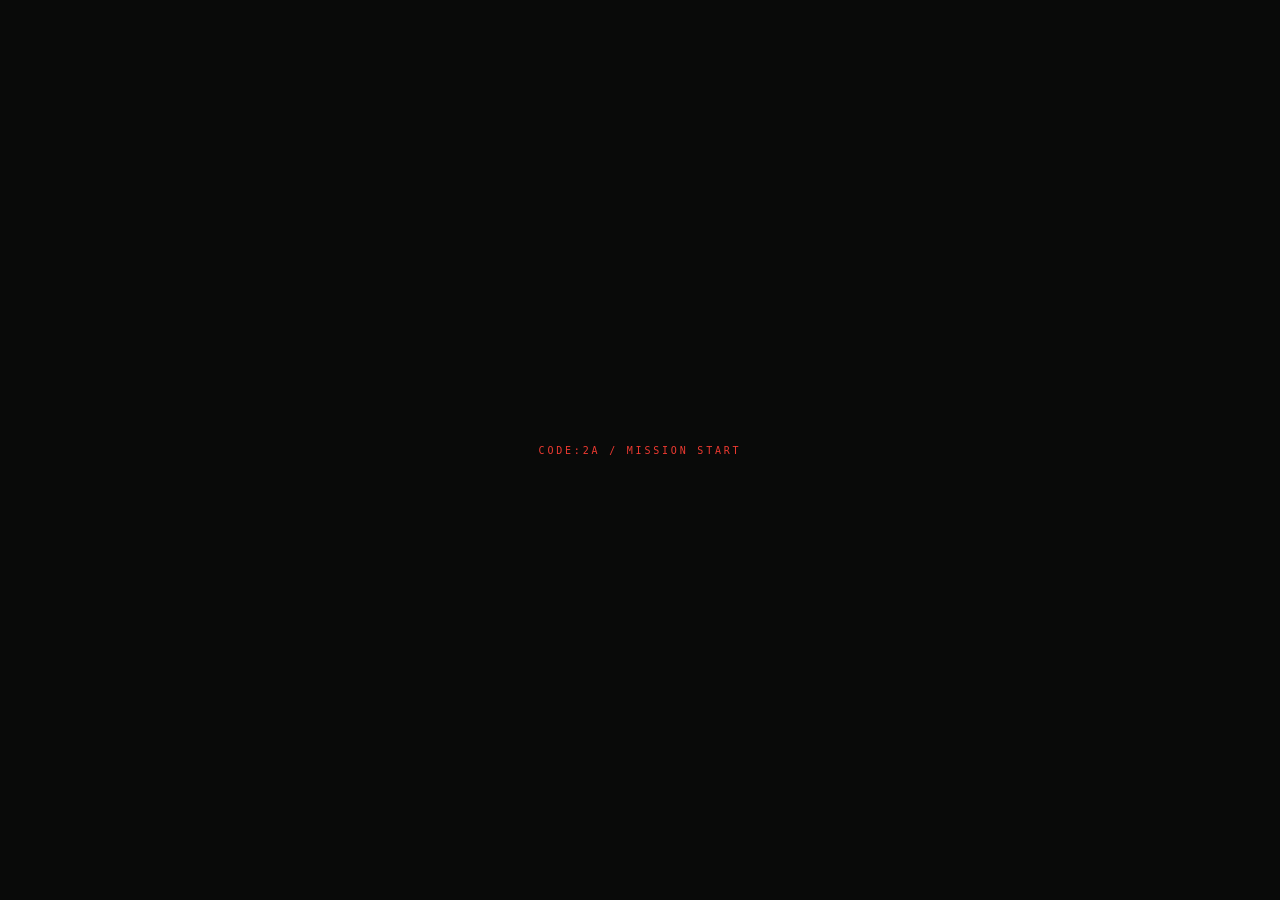
<file: mission.html>
<!doctype html>
<html lang="ja">
<head>
  <meta charset="utf-8">
  <meta name="viewport" content="width=device-width, initial-scale=1">
  <meta name="theme-color" content="#070808">
  <title>CODE:2A — 裏切り者を見つけろ</title>
  <link rel="icon" type="image/png" href="assets/CODE2A.png.png">
  <meta name="description" content="スペクトラの裏切り者を追う、10分間の潜入ミッション。">
  <style>
    :root {
      --black: #070808;
      --panel: #0d0f0f;
      --panel-2: #121414;
      --white: #e8e7e1;
      --muted: #858985;
      --line: rgba(232, 231, 225, .14);
      --red: #bd2929;
      --red-bright: #ed3a31;
      --red-soft: rgba(189, 41, 41, .14);
      --amber: #b09a76;
      --ease: cubic-bezier(.77, 0, .18, 1);
    }

    * { box-sizing: border-box; }
    html, body { margin: 0; min-width: 320px; min-height: 100%; width:100%; overflow-x:hidden; background: var(--black); color: var(--white); }
    body {
      min-height: 100vh;
      overflow: hidden;
      font-family: "Yu Gothic", "Hiragino Kaku Gothic ProN", Meiryo, sans-serif;
      -webkit-font-smoothing: antialiased;
      background-image:
        linear-gradient(rgba(255,255,255,.012) 1px, transparent 1px),
        linear-gradient(90deg, rgba(255,255,255,.012) 1px, transparent 1px);
      background-size: 44px 44px;
    }
    button, input { font: inherit; }
    button { color: inherit; }
    button:focus-visible, a:focus-visible { outline: 1px solid var(--red-bright); outline-offset: 3px; }
    ruby { ruby-align:center; }
    rt { color: #bbbdb7; font-size: .52em; letter-spacing: .04em; user-select:none; }
    body:not(.easy) rt { display: none; }

    .app { height: 100vh; display: grid; grid-template-rows: 72px 1fr; overflow: hidden; }
    .topbar {
      position: relative;
      z-index: 40;
      display: flex;
      align-items: center;
      gap: 26px;
      padding: 0 clamp(18px, 3vw, 44px);
      border-bottom: 1px solid var(--line);
      background: rgba(7, 8, 8, .92);
      backdrop-filter: blur(14px);
    }
    .brand { min-width: 178px; display: flex; align-items: center; gap: 12px; font: 700 14px Consolas, "Courier New", monospace; letter-spacing: .16em; }
    .brand-mark { position: relative; width: 19px; height: 19px; border: 1px solid var(--red-bright); transform: rotate(45deg); }
    .brand-mark::before { content: ""; position: absolute; inset: 5px; background: var(--red-bright); }
    .classification { color: #737772; font: 9px Consolas, monospace; letter-spacing: .14em; }
    .classification b { color: var(--red-bright); font-weight: 400; }
    .top-actions { margin-left: auto; display: flex; align-items: center; gap: 9px; }
    .mode-button, .gallery-button {
      height: 38px;
      padding: 0 14px;
      border: 1px solid var(--line);
      background: transparent;
      cursor: pointer;
      color: #bbbdb7;
      font-size: 10px;
      letter-spacing: .08em;
      transition: border-color .2s ease, background .2s ease, color .2s ease;
    }
    .mode-button:hover, .gallery-button:not(:disabled):hover { border-color: rgba(232,231,225,.45); color: white; }
    .mode-button[aria-pressed="true"] { background: var(--white); color: var(--black); border-color: var(--white); }
    .gallery-button { position:fixed; z-index:65; top:92px; right:clamp(14px,2.4vw,34px); min-width:150px; height:50px; display:flex; align-items:center; justify-content:center; gap:10px; padding:0 17px; border-color:rgba(237,58,49,.74); background:#8f1f1f; color:#fff; box-shadow:0 12px 35px rgba(0,0,0,.42),inset 0 0 0 1px rgba(255,255,255,.06); }
    .gallery-button::before { content: ""; width: 7px; height: 7px; flex:0 0 auto; background:#fff; transform:rotate(45deg); }
    .gallery-button::after { content:"ART ARCHIVE"; color:rgba(255,255,255,.62); font:7px Consolas,monospace; letter-spacing:.12em; }
    .gallery-button:hover:not(:disabled),.gallery-button:focus-visible { border-color:#ff6b61; background:#b32727; color:#fff; }
    .gallery-button:disabled { visibility:hidden; opacity:0; pointer-events:none; transform:translateY(-8px); }
    .gallery-button.unlocked { animation: pulseBorder 1.6s ease 2; }
    .timer {
      display: none;
      align-items: baseline;
      gap: 10px;
      margin-left: clamp(4px, 2vw, 24px);
      padding-left: 22px;
      border-left: 1px solid var(--line);
      font-family: Consolas, monospace;
    }
    .timer.visible { display: flex; }
    .timer-label { color: #737772; font-size: 8px; letter-spacing: .15em; }
    .timer-value { min-width: 64px; color: var(--white); font-size: 19px; letter-spacing: .06em; }
    .timer.danger .timer-value { color: var(--red-bright); animation: timerBlink 1s steps(2) infinite; }

    .workspace { min-height: 0; display: grid; grid-template-columns:minmax(0,1fr); }

    .content-stack { position: relative; min-width: 0; min-height: 0; display: grid; grid-template-rows: minmax(0, 1fr) 70px; overflow: hidden; }
    .chapter-viewport { min-height: 0; overflow: hidden; }
    .chapter-track { height: 100%; display: flex; transition: transform .78s var(--ease); will-change: transform; }
    .chapter {
      min-width: 100%;
      height: 100%;
      overflow-x: hidden;
      overflow-y: auto;
      overscroll-behavior: contain;
      padding: clamp(34px, 5vw, 76px) clamp(24px, 6vw, 92px);
      opacity: .15;
      transform: translateX(45px);
      transition: opacity .42s ease, transform .72s var(--ease);
      scrollbar-width: thin;
      scrollbar-color: #383b37 transparent;
    }
    .chapter.active { opacity: 1; transform: translateX(0); }
    .chapter-inner { width: min(1280px, 100%); margin: 0 auto; }
    .chapter-head { display: flex; align-items: end; justify-content: space-between; gap: 30px; margin-bottom: 34px; padding-bottom: 18px; border-bottom: 1px solid var(--line); }
    .chapter-index { color: var(--red-bright); font: 10px Consolas, monospace; letter-spacing: .16em; }
    h1 { margin: 9px 0 0; font-size: clamp(29px, 4vw, 54px); line-height: 1.12; letter-spacing: -.04em; font-weight: 650; }
    .chapter-meta { color: #565a55; font: 8px Consolas, monospace; letter-spacing: .16em; text-align: right; line-height: 1.8; }
    .intro-copy { max-width: 690px; margin: -14px 0 30px; color: #898d87; font-size: 12px; line-height: 1.9; }

    .document-grid { display: grid; grid-template-columns: repeat(2, minmax(0, 1fr)); gap: 20px; align-items: start; }
    .document-card, .mission-visual {
      position: relative;
      margin: 0;
      border: 1px solid var(--line);
      background: #0a0b0b;
      overflow: hidden;
    }
    .document-card figcaption, .mission-visual figcaption { display: flex; justify-content: space-between; padding: 12px 14px; border-bottom: 1px solid var(--line); color: #777b75; font: 8px Consolas, monospace; letter-spacing: .12em; }
    .zoom-trigger { position: relative; width: 100%; display: block; padding: 0; border: 0; background: #080909; cursor: zoom-in; overflow: hidden; }
    .zoom-trigger img { width: 100%; display: block; object-fit: contain; transition: transform .5s ease, opacity .3s ease; }
    .document-card .zoom-trigger img { height: min(57vh, 700px); }
    .zoom-trigger:hover img { transform: scale(1.015); opacity: .88; }
    .zoom-hint { position: absolute; right: 13px; bottom: 13px; padding: 8px 10px; background: rgba(7,8,8,.82); border: 1px solid rgba(255,255,255,.18); color: white; font: 8px Consolas, monospace; letter-spacing: .1em; pointer-events: none; }

    .briefing-grid { display:grid; grid-template-columns:minmax(0,1fr); gap:18px; align-items:start; }
    .text-dossier { border:1px solid var(--line); background:#0b0d0c; }
    .dossier-head { display:flex; justify-content:space-between; padding:14px 16px; border-bottom:1px solid var(--line); color:#70746e; font:8px Consolas,monospace; letter-spacing:.14em; }
    .dossier-head span:first-child { color:var(--red-bright); }
    .dossier-body { padding:clamp(22px,3vw,34px); }
    .dossier-title { margin:0 0 20px; font-size:clamp(23px,2.8vw,36px); letter-spacing:-.035em; }
    .story-copy p { margin:0 0 15px; color:#a5a8a2; font-size:12px; line-height:2; }
    .story-copy p:last-child { margin-bottom:0; }
    .story-copy strong { color:var(--white); font-weight:600; }
    .suspect-strip { display:grid; grid-template-columns:repeat(3,1fr); gap:7px; margin-top:20px; }
    .suspect { padding:11px 8px; border:1px solid var(--line); background:#090a0a; }
    .suspect b { display:block; margin-bottom:5px; color:#d0d2cc; font-size:11px; }.suspect span { color:#656963; font:8px Consolas,monospace; }
    .flow-note { margin-bottom:18px; padding:12px; border:1px solid rgba(237,58,49,.28); color:#9ca09a; font-size:10px; line-height:1.7; }
    .flow-list { display:grid; gap:10px; }
    .flow-step { display:grid; grid-template-columns:54px 1fr auto; gap:14px; align-items:center; padding:15px; border:1px solid var(--line); }
    .flow-number { color:var(--red-bright); font:18px Consolas,monospace; }.flow-step h3 { margin:0 0 5px; font-size:13px; }.flow-step p { margin:0; color:#797d77; font-size:10px; line-height:1.6; }.flow-time { color:#6e726c; font:9px Consolas,monospace; }
    .time-limit { margin-top:14px; padding:17px; background:var(--red-soft); color:#c9cbc5; text-align:center; font-size:12px; letter-spacing:.08em; }.time-limit b { color:var(--red-bright); font-size:24px; }
    .source-sheet { border:1px solid var(--line); background:#0b0d0c; }
    .source-sheet .zoom-trigger { display:grid; place-items:center; min-height:260px; padding:12px; }
    .source-sheet .zoom-trigger img { width:100%; height:auto; max-height:72vh; object-fit:contain; }
    .source-sheet.flow-sheet .zoom-trigger img { max-width:440px; }
    .source-sheet.story-sheet { width:min(960px,100%); margin:0 auto; }
    .solo-guide .dossier-body { display:grid; gap:14px; }
    .solo-guide .dossier-title { margin-bottom:2px; }
    .solo-guide .flow-step { grid-template-columns:42px minmax(0,1fr); }
    .chimen-block { display: grid; grid-template-columns: 170px minmax(0, 1fr); gap: clamp(24px, 5vw, 66px); align-items: start; }
    .partner-card { position: sticky; top: 0; }
    .partner-portrait { position: relative; height: 214px; overflow: hidden; border: 1px solid var(--line); background: linear-gradient(145deg, #202322, #0c0e0e 60%); }
    .partner-portrait::before { content: ""; position: absolute; width: 82px; height: 93px; left: 43px; top: 31px; border: 1px solid #626760; border-radius: 50% 48% 42% 44%; box-shadow: inset 14px 0 0 #131515, inset -8px 0 0 #292c2a; }
    .partner-portrait::after { content: ""; position: absolute; width: 128px; height: 84px; left: 20px; bottom: -22px; border: 1px solid #626760; border-radius: 50% 50% 0 0; background: #171919; }
    .partner-id { position: absolute; z-index: 1; left: 13px; top: 12px; color: var(--red-bright); font: 8px Consolas, monospace; letter-spacing: .14em; }
    .partner-status { display: flex; justify-content: space-between; margin-top: 11px; color: #797d77; font: 8px Consolas, monospace; letter-spacing: .12em; }
    .partner-status b { color: #71a75d; font-weight: 400; }
    .speech { position: relative; border: 1px solid var(--line); background: var(--panel-2); padding: clamp(25px, 4vw, 44px); }
    .speech::before { content: ""; position: absolute; left: -9px; top: 38px; width: 16px; height: 16px; border-left: 1px solid var(--line); border-bottom: 1px solid var(--line); background: var(--panel-2); transform: rotate(45deg); }
    .speaker-label { display: flex; align-items: center; gap: 11px; margin-bottom: 22px; color: var(--red-bright); font: 9px Consolas, monospace; letter-spacing: .16em; }
    .speaker-label::before { content: ""; width: 18px; height: 1px; background: var(--red-bright); }
    .speech p { margin: 0; font-size: clamp(13px, 1.2vw, 15px); line-height: 2.12; letter-spacing: .035em; }
    .mission-placeholder { margin-top: 25px; padding: 22px; border: 1px dashed #343733; background: rgba(255,255,255,.012); }
    .mission-placeholder .placeholder-title { display: flex; justify-content: space-between; color: #8b8e88; font: 9px Consolas, monospace; letter-spacing: .15em; }
    .placeholder-grid { display: grid; grid-template-columns: repeat(3, 1fr); gap: 10px; margin-top: 18px; }
    .placeholder-art { aspect-ratio: 4 / 3; display: grid; place-items: center; border: 1px solid #292c29; color: #4e514d; font: 24px Georgia, serif; background: linear-gradient(135deg, #111313, #0a0b0b); }

    .evidence-layout { display: grid; grid-template-columns: minmax(340px, .9fr) minmax(380px, 1.1fr); gap: 24px; align-items: stretch; }
    .camera { position: relative; min-height: 360px; border: 1px solid var(--line); overflow: hidden; background: #080a09; }
    .camera canvas { width: 100%; height: 100%; min-height: 360px; display: block; opacity: .78; filter: grayscale(1) contrast(1.2); }
    .camera::after { content: ""; position: absolute; inset: 0; pointer-events: none; background: repeating-linear-gradient(0deg, transparent 0, transparent 3px, rgba(0,0,0,.3) 4px); mix-blend-mode: multiply; }
    .camera-ui { position: absolute; z-index: 2; inset: 14px; pointer-events: none; font: 8px Consolas, monospace; letter-spacing: .12em; color: #c7c9c2; }
    .rec { color: var(--red-bright); }
    .camera-time { position: absolute; right: 0; top: 0; }
    .camera-caption { position: absolute; left: 0; bottom: 0; padding: 7px 9px; background: rgba(0,0,0,.66); }
    .evidence-layout .speech { height: 100%; }

    .final-layout { display: grid; grid-template-columns: minmax(0, 1.3fr) minmax(300px, .7fr); gap: 26px; align-items: start; }
    .mission-visual .zoom-trigger img { width: 100%; aspect-ratio: 16 / 10; object-fit: cover; }
    .final-copy { border-top: 2px solid var(--red); background: var(--panel-2); padding: 28px; }
    .final-copy .speaker-label { margin-bottom: 18px; }
    .final-copy p { margin: 0; font-size: 14px; line-height: 2; }
    .fate { margin-top: 27px; padding-top: 18px; border-top: 1px solid var(--line); color: #737772; font: 9px Consolas, monospace; letter-spacing: .15em; }

    .bottom-nav { display: grid; grid-template-columns: 1fr auto 1fr; align-items: center; padding: 0 clamp(20px, 4vw, 58px); border-top: 1px solid var(--line); background: rgba(8,9,9,.95); }
    .back-button, .next-button { height: 42px; display: inline-flex; align-items: center; gap: 13px; border: 0; background: transparent; cursor: pointer; font-size: 11px; letter-spacing: .08em; }
    .back-button { justify-self: start; color: #858983; }
    .next-button { justify-self: end; padding: 0 18px; background: var(--white); color: var(--black); transition: background .2s ease, color .2s ease; }
    .next-button:hover { background: var(--red-bright); color: white; }
    .back-button:disabled, .next-button:disabled { opacity: .22; cursor: not-allowed; }
    .nav-current { color: #585b57; font: 8px Consolas, monospace; letter-spacing: .18em; }
    .nav-current b { color: #a8aba5; font-size: 12px; font-weight: 400; }

    .gallery-drawer {
      position: fixed;
      z-index: 80;
      top: 0;
      right: 0;
      width: min(1120px, 100vw);
      height: 100vh;
      display: grid;
      grid-template-rows: 72px minmax(0,1fr) auto;
      border-left: 1px solid var(--line);
      background: #0a0c0b;
      box-shadow: -28px 0 90px rgba(0,0,0,.48);
      transform: translateX(102%);
      transition: transform .68s var(--ease);
    }
    .gallery-drawer.open { transform: translate3d(0,0,0); -webkit-transform: translate3d(0,0,0); }
    .drawer-head { display: flex; align-items: center; justify-content: space-between; padding: 0 22px; border-bottom: 1px solid var(--line); }
    .drawer-head h2 { margin: 0; font: 12px Consolas, monospace; letter-spacing: .15em; }
    .drawer-head h2 small { margin-left:12px; color:#686c66; font:7px Consolas,monospace; letter-spacing:.12em; }
    .close-button { width: 36px; height: 36px; border: 1px solid var(--line); background: transparent; cursor: pointer; font-size: 18px; }
    .gallery-memory { min-width:0; min-height:0; height:100%; display:grid; grid-template-rows:auto minmax(0,1fr); overflow:hidden; }
    .gallery-memory-nav { display:grid; grid-template-columns:auto minmax(0,1fr) auto; gap:14px; align-items:center; padding:13px 22px; border-bottom:1px solid var(--line); background:#080a09; }
    .gallery-memory-arrow { min-width:112px; height:40px; border:1px solid #303330; background:#0d0f0e; color:#bfc2bb; cursor:pointer; font-size:10px; letter-spacing:.08em; }
    .gallery-memory-arrow:hover,.gallery-memory-arrow:focus-visible { border-color:var(--red-bright); color:#fff; }
    .gallery-memory-tabs { min-width:0; display:flex; justify-content:center; gap:7px; }
    .gallery-memory-tab { width:43px; height:40px; border:1px solid #303330; background:#0d0f0e; color:#777b75; cursor:pointer; font:11px Consolas,monospace; }
    .gallery-memory-tab.active { border-color:var(--red-bright); background:var(--red); color:#fff; }
    .gallery-memory-viewport { height:100%; min-width:0; min-height:0; overflow:hidden; touch-action:pan-y; -webkit-overflow-scrolling:touch; }
    .gallery-memory-track { height:100%; min-height:0; display:flex; transition:transform .68s var(--ease); will-change:transform; }
    .gallery-memory-slide { min-width:100%; width:100%; height:100%; min-height:0; display:grid; grid-template-columns:minmax(0,1.18fr) minmax(330px,.82fr); overflow-y:auto; overflow-x:hidden; -webkit-overflow-scrolling:touch; opacity:.18; transition:opacity .34s ease; }
    .gallery-memory-slide.active { opacity:1; }
    .gallery-memory-art {width:100%; min-height:270px; height:auto; flex-shrink:0; min-width:0; display:grid; place-items:center; padding:clamp(18px,3vw,38px); border-right:1px solid var(--line); background:radial-gradient(circle at 50% 42%,rgba(255,255,255,.045),transparent 56%),#050606; }
    .gallery-memory-image { position:relative; width:100%; max-width:100%; padding:0; border:1px solid #303330; background:#030404; cursor:zoom-in; }
    .gallery-memory-image img { width:100%; max-width:100%; height:auto; max-height:38dvh; display:block; object-fit:contain; user-select:none; -webkit-user-drag:none; }
    .gallery-memory-info { min-width:0; width:100%; padding:clamp(25px,4vw,48px); background:#0b0d0c; overflow-wrap:break-word;}
    .gallery-memory-code { display:flex; justify-content:space-between; gap:15px; margin-bottom:21px; color:var(--red-bright); font:9px Consolas,monospace; letter-spacing:.14em; }
    .gallery-memory-info h3 { margin:0 0 18px; font-size:clamp(25px,3vw,42px); letter-spacing:-.04em; }
    .gallery-memory-info > p { margin:0; color:#a4a8a1; font-size:13px; line-height:2; }
    .gallery-memory-note { margin-top:26px; padding:17px; border-left:2px solid var(--red); background:#111313; color:#858982; font-size:11px; line-height:1.8; }
    .gallery-memory-schedule { margin-top:28px; border-top:1px solid #3a3d39; border-left:1px solid #3a3d39; }
    .gallery-memory-schedule .schedule-row { grid-template-columns:minmax(120px,.7fr) minmax(0,1.3fr); margin:0; border:0; border-right:1px solid #3a3d39; border-bottom:1px solid #3a3d39; }
    .gallery-exit { min-height:58px; margin:0 22px 20px; border:1px solid rgba(237,58,49,.5); background:#151010; color:#e3e2dc; cursor:pointer; font-size:10px; letter-spacing:.1em; }
    .gallery-exit:hover,.gallery-exit:focus-visible { background:var(--red); color:#fff; }
    .art-card { display: grid; grid-template-columns: 80px 1fr; gap: 16px; align-items: center; margin-bottom: 11px; padding: 12px; border: 1px solid var(--line); background: var(--panel); }
    .art-placeholder { aspect-ratio: 3/4; display: grid; place-items: center; border: 1px dashed #3a3d39; background: linear-gradient(145deg, #151817, #090a0a); color: #5b5f5a; font: 25px Georgia, serif; }
    .art-card h3 { margin: 0 0 7px; font-size: 13px; font-weight: 550; }
    .art-card p { margin: 0; color: #696d68; font-size: 10px; line-height: 1.6; }
    .drawer-backdrop { position: fixed; z-index: 70; inset: 0; border: 0; background: rgba(0,0,0,.64); opacity: 0; pointer-events: none; transition: opacity .35s ease; }
    .drawer-backdrop.open { opacity: 1; pointer-events: auto; }

    .lightbox { position: fixed; z-index: 110; inset: 0; display: grid; grid-template-rows: 62px 1fr 64px; background: rgba(3,4,4,.96); opacity: 0; pointer-events: none; transition: opacity .28s ease; }
    .lightbox.open { opacity: 1; pointer-events: auto; }
    .lightbox-head, .lightbox-tools { display: flex; align-items: center; justify-content: space-between; padding: 0 24px; border-bottom: 1px solid var(--line); }
    .lightbox-tools { justify-content: center; gap: 8px; border-top: 1px solid var(--line); border-bottom: 0; }
    .lightbox-title { color: #a8aba5; font: 9px Consolas, monospace; letter-spacing: .14em; }
    .lightbox-stage { overflow:auto; display:grid; place-items:center; padding:28px; cursor:default; }
    .lightbox-stage.can-pan { overflow:hidden; cursor:grab; touch-action:none; }
    .lightbox-stage.can-pan.panning { cursor:grabbing; }
    .lightbox-image { max-width:90vw; max-height:calc(100vh - 180px); transform:translate3d(0,0,0) scale(1); transform-origin:center; transition:transform .2s ease; user-select:none; -webkit-user-drag:none; pointer-events:none; will-change:transform; }
    .tool-button { min-width: 42px; height: 36px; border: 1px solid var(--line); background: transparent; cursor: pointer; color: #c8cac4; }
    .zoom-readout { min-width: 66px; text-align: center; color: #858983; font: 9px Consolas, monospace; }

    .failure {
      position: fixed;
      z-index: 200;
      inset: 0;
      display: grid;
      place-items: center;
      padding: 24px;
      background:
        linear-gradient(rgba(7,8,8,.92), rgba(7,8,8,.98)),
        repeating-linear-gradient(135deg, rgba(189,41,41,.18) 0 16px, transparent 16px 32px);
      opacity: 0;
      pointer-events: none;
      transition: opacity .45s ease;
    }
    .failure.active { opacity: 1; pointer-events: auto; }
    .failure-card { width: min(740px, 100%); border: 1px solid rgba(237,58,49,.48); background: #0b0c0c; box-shadow: 0 0 90px rgba(189,41,41,.13); }
    .failure-head { display: flex; justify-content: space-between; padding: 15px 19px; border-bottom: 1px solid rgba(237,58,49,.28); color: var(--red-bright); font: 9px Consolas, monospace; letter-spacing: .15em; }
    .failure-content { padding: clamp(28px, 6vw, 64px); }
    .failure-content h2 { margin: 0 0 28px; color: var(--red-bright); font-size: clamp(31px, 5vw, 57px); letter-spacing: -.04em; }
    .failure-content p { margin: 0 0 21px; font-size: 14px; line-height: 2.1; }
    .failure-epilogue { padding-top: 24px; border-top: 1px solid var(--line); color: #8c8f89; }
    .exit-link { min-height: 52px; display: flex; align-items: center; justify-content: space-between; margin-top: 32px; padding: 0 18px; background: var(--red); color: white; text-decoration: none; font-size: 12px; letter-spacing: .08em; }

    .scene-transition { position: fixed; z-index: 300; inset: 0; display: grid; place-items: center; overflow: hidden; visibility: hidden; pointer-events: none; }
    .scene-slab, .scene-stripe { position: absolute; top: -12%; bottom: -12%; left: -12%; width: 124%; transform: translateX(-116%) skewX(-7deg); }
    .scene-slab { background: #090a09; transition: transform .86s var(--ease); }
    .scene-stripe { left: -24%; width: 22%; background: #8f1f1f; }
    .scene-transition.dialogue-cover .scene-slab::after,
    .scene-transition.dialogue-reveal .scene-slab::after,
    .scene-transition.mission-reveal .scene-slab::after { content:""; position:absolute; top:0; bottom:0; width:max(12vw,108px); background:#8f1f1f; }
    .scene-transition.dialogue-cover .scene-slab::after { right:calc(3px - max(12vw,108px)); }
    .scene-transition.dialogue-reveal .scene-slab::after,
    .scene-transition.mission-reveal .scene-slab::after { left:calc(3px - max(12vw,108px)); }
    .scene-transition.dialogue-cover .scene-stripe,
    .scene-transition.dialogue-reveal .scene-stripe,
    .scene-transition.mission-reveal .scene-stripe { display:none; }
    .scene-copy { position: relative; z-index: 1; opacity: 0; color: var(--red-bright); font: 10px Consolas, monospace; letter-spacing: .28em; transition: opacity .18s ease .34s; }
    .scene-transition.cover, .scene-transition.entry-hold, .scene-transition.release, .scene-transition.dialogue-cover, .scene-transition.dialogue-hold, .scene-transition.dialogue-reveal, .scene-transition.mission-hold, .scene-transition.mission-reveal { visibility:visible; pointer-events:auto; }
    .scene-transition.cover .scene-slab { transform: translateX(0) skewX(-7deg); }
    .scene-transition.cover .scene-stripe { animation: sceneStripeCover .88s var(--ease) .03s both; }
    .scene-transition.cover .scene-copy { opacity: 1; }
    .scene-transition.entry-hold .scene-slab { transform:translateX(0) skewX(-7deg); transition:none; }
    .scene-transition.entry-hold .scene-stripe { transform:translateX(630%) skewX(-7deg); }
    .scene-transition.entry-hold .scene-copy { opacity:1; transition:none; }
    .scene-transition.release .scene-slab { transform: translateX(116%) skewX(-7deg); }
    .scene-transition.release .scene-stripe { animation: sceneStripeRelease .88s var(--ease) both; }
    .scene-transition.release .scene-copy { opacity: 0; transition-delay: 0s; }
    .scene-transition.dialogue-cover .scene-slab { background:#000; transform:translateX(0) skewX(-7deg); transition-duration:.85s; }
    .scene-transition.dialogue-cover .scene-copy,.scene-transition.dialogue-hold .scene-copy,.scene-transition.dialogue-reveal .scene-copy { opacity:0; transition-delay:0s; }
    .scene-transition.dialogue-hold .scene-slab { background:#000; transform:translateX(0) skewX(-7deg); transition:none; }
    .scene-transition.dialogue-hold .scene-stripe { transform:translateX(630%) skewX(-7deg); }
    .scene-transition.dialogue-reveal .scene-slab { background:#000; transform:translateX(120%) skewX(-7deg); transition-duration:.9s; }
    .scene-transition.mission-hold .scene-slab { background:#000; transform:translateX(0) skewX(-7deg); transition:none; }
    .scene-transition.mission-hold .scene-stripe { transform:translateX(630%) skewX(-7deg); }
    .scene-transition.mission-reveal .scene-slab { background:#000; transform:translateX(120%) skewX(-7deg); transition-duration:1.4s; }
    .scene-transition.mission-hold .scene-copy,.scene-transition.mission-reveal .scene-copy { opacity:0; transition-delay:0s; }
    .mission-briefing { --mission-intro-scale:1.4; --mission-intro-shift:32vh; position:absolute; z-index:2; inset:0; width:100%; height:100%; overflow:auto; display:grid; grid-template-rows:auto auto auto auto 1fr; align-content:start; padding:clamp(32px,6vh,74px) clamp(24px,8vw,132px); border:0; background:linear-gradient(112deg,rgba(26,4,4,.38),transparent 43%),#000; opacity:0; transform:translateY(16px); pointer-events:none; transition:opacity .22s ease,transform .34s var(--ease); }
    .scene-transition.mission-hold .mission-briefing { opacity:1; transform:translateY(0); pointer-events:auto; }
    .scene-transition.mission-reveal .mission-briefing { opacity:1; transform:translateX(149%); pointer-events:none; transition:transform 1.4s var(--ease); will-change:transform; }
    .mission-briefing-head { position:relative; display:block; text-align:center; padding-bottom:clamp(15px,2.5vh,28px); border-bottom:1px solid transparent; color:#777b75; font:9px Consolas,monospace; letter-spacing:.2em; opacity:0; transform-origin:center top; }
    .mission-briefing-head b { display:block; color:var(--red-bright); font:700 clamp(46px,7vw,104px)/.86 Arial Black,Impact,sans-serif; letter-spacing:-.065em; text-transform:uppercase; white-space:nowrap; }
    .mission-briefing-head span { position:absolute; right:0; top:8px; white-space:nowrap; opacity:0; }
    .mission-briefing h2 { margin:clamp(23px,4vh,44px) 0 12px; color:#f5f3ed; font-size:clamp(28px,4.5vw,64px); line-height:1.2; letter-spacing:-.035em; opacity:0; transform:translateY(20px); }
    .mission-briefing-summary { max-width:980px; margin:0; color:#9a9e98; font-size:clamp(11px,1.15vw,15px); line-height:1.9; opacity:0; transform:translateY(16px); }
    .mission-rule-title { margin:clamp(24px,4vh,42px) 0 9px; color:var(--red-bright); font:10px Consolas,monospace; letter-spacing:.2em; opacity:0; transform:translateY(13px); }
    .mission-rules { max-width:1050px; margin:0; padding:0; list-style:none; border-top:1px solid rgba(232,231,225,.14); }
    .mission-rules li { display:grid; grid-template-columns:18px 1fr; gap:14px; padding:11px 0; border-bottom:1px solid rgba(232,231,225,.1); color:#d0d2cc; font-size:clamp(11px,1vw,14px); line-height:1.7; opacity:0; transform:translateY(12px); }
    .mission-rule-mark { width:7px; height:7px; margin-top:.62em; background:var(--red-bright); transform:skewX(-10deg); }
    .mission-confirm { width:min(520px,100%); min-height:52px; align-self:end; display:flex; align-items:center; justify-content:space-between; margin-top:clamp(22px,4vh,42px); padding:0 18px; border:1px solid var(--red-bright); background:var(--red); color:#fff; cursor:pointer; font-size:11px; letter-spacing:.1em; opacity:0; transform:translateY(12px); pointer-events:none; transition:background .2s ease,border-color .2s ease; }
    .scene-transition.mission-hold .mission-briefing-head { animation:missionTitleDock 1.9s var(--ease) both; }
    .scene-transition.mission-hold .mission-briefing-head span { animation:missionContentReveal .42s ease 1.42s both; }
    .scene-transition.mission-hold .mission-briefing h2 { animation:missionContentReveal .5s ease 1.28s both; }
    .scene-transition.mission-hold .mission-briefing-summary { animation:missionContentReveal .5s ease 1.44s both; }
    .scene-transition.mission-hold .mission-rule-title { animation:missionContentReveal .45s ease 1.6s both; }
    .scene-transition.mission-hold .mission-rules li { animation:missionContentReveal .45s ease both; }
    .scene-transition.mission-hold .mission-rules li:nth-child(1) { animation-delay:1.72s; }
    .scene-transition.mission-hold .mission-rules li:nth-child(2) { animation-delay:1.84s; }
    .scene-transition.mission-hold .mission-rules li:nth-child(3) { animation-delay:1.96s; }
    .scene-transition.mission-hold .mission-rules li:nth-child(4) { animation-delay:2.08s; }
    .scene-transition.mission-hold .mission-confirm { animation:missionContentReveal .48s ease 2.2s both; }
    .scene-transition.mission-hold .mission-confirm.ready { pointer-events:auto; }
    .scene-transition.mission-reveal .mission-briefing-head,
    .scene-transition.mission-reveal .mission-briefing-head span,
    .scene-transition.mission-reveal .mission-briefing h2,
    .scene-transition.mission-reveal .mission-briefing-summary,
    .scene-transition.mission-reveal .mission-rule-title,
    .scene-transition.mission-reveal .mission-rules li,
    .scene-transition.mission-reveal .mission-confirm { opacity:1; transform:none; }
    .scene-transition.mission-reveal .mission-briefing-head { border-color:rgba(237,58,49,.4); }
    .mission-confirm:hover { background:var(--red-bright); }
    .mission-confirm:disabled { opacity:.5; cursor:wait; }
    .difficulty-badge { height: 38px; display: flex; align-items: center; gap: 8px; padding: 0 13px; border: 1px solid rgba(237,58,49,.38); color: var(--red-bright); font: 9px Consolas,monospace; letter-spacing: .12em; }
    .difficulty-badge::before { content: ""; width: 6px; height: 6px; border-radius: 50%; background: var(--red-bright); }

    .painting-experience { border:1px solid var(--line); background:#0a0c0b; }
    .painting-toolbar { min-height:58px; display:grid; grid-template-columns:52px 1fr 52px; align-items:center; border-bottom:1px solid var(--line); }
    .painting-arrow { height:100%; border:0; background:transparent; color:#b9bbb5; cursor:pointer; font-size:19px; }
    .painting-arrow:hover { background:rgba(255,255,255,.035); color:white; }
    .painting-dots { display:flex; justify-content:center; gap:8px; }
    .painting-dot { width:34px; height:29px; border:1px solid #343733; background:transparent; color:#777b75; cursor:pointer; font:10px Consolas,monospace; }
    .painting-dot.active { border-color:var(--red-bright); background:var(--red); color:white; }
    .painting-viewport { overflow:hidden; touch-action:pan-y; cursor:grab; }
    .painting-viewport.dragging { cursor:grabbing; }
    .painting-track { display:flex; transition:transform .68s var(--ease); will-change:transform; }
    .painting-slide { min-width:100%; display:grid; grid-template-columns:minmax(0,1.1fr) minmax(340px,.9fr); gap:0; opacity:.2; transition:opacity .35s ease; }
    .painting-slide.active { opacity:1; }
    .artwork-column { min-width:0; padding:20px; border-right:1px solid var(--line); background:#080909; }
    .artwork-frame { position:relative; margin:0; overflow:hidden; border:1px solid var(--line); background:#050606; }
    .artwork-frame figcaption { display:flex; justify-content:space-between; padding:11px 13px; border-bottom:1px solid var(--line); color:#71756f; font:8px Consolas,monospace; letter-spacing:.12em; }
    .artwork-frame .zoom-trigger img { width:100%; height:min(43vh,480px); object-fit:contain; }
    .poster-frame { margin-top:12px; }
    .poster-frame .zoom-trigger img { height:min(30vh,300px); }
    .puzzle-column { padding:clamp(23px,3vw,38px); }
    .puzzle-code { display:flex; justify-content:space-between; margin-bottom:18px; color:var(--red-bright); font:9px Consolas,monospace; letter-spacing:.14em; }
    .puzzle-column h2 { margin:0 0 20px; font-size:clamp(21px,2.2vw,31px); letter-spacing:-.03em; }
    .problem-text { padding:20px; border-left:2px solid var(--red); background:var(--panel-2); font-size:14px; line-height:2; letter-spacing:.035em; }
    .cipher-text { display:block; margin:10px 0; color:white; font:600 clamp(17px,1.8vw,23px) Consolas,monospace; letter-spacing:.18em; }
    .gojuon-grid { display:grid; grid-template-columns:repeat(10,1fr); margin-top:15px; border-top:1px solid #424641; border-left:1px solid #424641; }
    .gojuon-grid span { aspect-ratio:1; display:grid; place-items:center; border-right:1px solid #424641; border-bottom:1px solid #424641; color:#d8dad4; font-size:clamp(10px,1.2vw,15px); }
    .gojuon-grid span.blank { color:transparent; background:rgba(255,255,255,.018); }
    .answer-note { margin-top:18px; }
    .answer-note label { display:block; margin-bottom:8px; color:#777b75; font:8px Consolas,monospace; letter-spacing:.14em; }
    .answer-note input { width:100%; height:46px; padding:0 14px; border:1px solid #363935; background:#090a0a; color:white; outline:none; letter-spacing:.15em; }
    .answer-note input:focus { border-color:var(--red-bright); }
    .hint-stack { margin-top:18px; }
    .hint-reveal { width:100%; min-height:44px; display:flex; align-items:center; justify-content:space-between; padding:0 14px; border:1px solid rgba(237,58,49,.38); background:transparent; color:#d0d2cc; cursor:pointer; font-size:11px; }
    .hint-reveal:hover { background:var(--red-soft); }
    .hint-card { margin-top:8px; padding:15px 16px; border:1px solid var(--line); background:#111313; color:#a9aca6; font-size:12px; line-height:1.85; animation:hintIn .34s ease both; }
    .hint-card b { display:block; margin-bottom:7px; color:var(--red-bright); font:9px Consolas,monospace; letter-spacing:.12em; }
    .hint-card[hidden] { display:none; }
    .puzzle-deck { min-width:0; border:1px solid var(--line); background:#090b0a; overflow:hidden; }
    .puzzle-deck-nav { display:grid; grid-template-columns:auto minmax(0,1fr) auto; gap:14px; align-items:center; padding:13px 18px; border-bottom:1px solid var(--line); background:#080a09; }
    .puzzle-deck-arrow { min-width:120px; height:42px; border:1px solid #303330; background:#0d0f0e; color:#bfc2bb; cursor:pointer; font-size:10px; letter-spacing:.08em; }
    .puzzle-deck-arrow:hover,.puzzle-deck-arrow:focus-visible { border-color:var(--red-bright); color:#fff; }
    .puzzle-deck-tabs { min-width:0; display:flex; justify-content:center; gap:7px; }
    .puzzle-deck-tab { width:48px; height:42px; border:1px solid #303330; background:#0d0f0e; color:#777b75; cursor:pointer; font:11px Consolas,monospace; }
    .puzzle-deck-tab.active { border-color:var(--red-bright); background:var(--red); color:#fff; }
    .puzzle-deck-viewport { min-width:0; overflow:hidden; touch-action:pan-y; -webkit-overflow-scrolling:touch; }
    .puzzle-deck-track { width:100%; display:flex; align-items:stretch; transition:transform .68s var(--ease); will-change:transform; }
    .puzzle-slide { flex:0 0 100%; min-width:100%; width:100%; display:block; opacity:.18; transition:opacity .34s ease; }
    .puzzle-slide.active { opacity:1; }
    .puzzle-slide-media { min-width:0; display:grid; place-items:center; padding:clamp(16px,3vw,34px); border-bottom:1px solid var(--line); background:radial-gradient(circle at 50% 42%,rgba(255,255,255,.05),transparent 58%),#050606; }
    .puzzle-artwork { width:min(780px,100%); margin:0; border:1px solid #303330; background:#090a0a; box-shadow:0 18px 42px rgba(0,0,0,.36); }
    .puzzle-artwork figcaption { padding:9px 12px; border-bottom:1px solid #303330; color:#8d918a; font:8px Consolas,monospace; letter-spacing:.13em; }
    .puzzle-artwork,.puzzle-artwork * { user-select:none; -webkit-user-drag:none; }
    .puzzle-artwork .zoom-trigger { min-height:0; padding:10px; touch-action:pan-y; cursor:grab; }
    .puzzle-artwork .zoom-trigger:active { cursor:grabbing; }
    .puzzle-artwork .zoom-trigger img { width:100%; height:auto; max-height:52vh; object-fit:contain; }
    .puzzle-slide-body { width:min(920px,100%); min-width:0; margin:0 auto; padding:clamp(22px,3.4vw,42px); background:#0b0d0c; overflow-wrap:anywhere; }
    .puzzle-slide-body .puzzle-code { color:var(--red-bright); font:9px Consolas,monospace; letter-spacing:.15em; }
    .puzzle-slide-body h2 { margin:13px 0 12px; font-size:clamp(22px,2.6vw,34px); }
    .puzzle-slide-body .problem-text { margin:0; color:#a9aca6; font-size:13px; line-height:1.9; }
    .puzzle-slide-body .answer-note { margin:20px 0; }
    .puzzle-slide-body .hint-stack { margin-top:18px; }
    .office-answer-review { display:grid; grid-template-columns:repeat(3,minmax(0,1fr)); gap:10px; margin:0 0 24px; }
    .office-answer-review label { display:block; color:#8f938d; font:9px Consolas,monospace; letter-spacing:.11em; }
    .office-answer-review input { width:100%; height:46px; margin-top:8px; padding:0 12px; border:1px solid #363935; background:#090a0a; color:#fff; outline:0; font:16px "Yu Gothic",sans-serif; letter-spacing:.14em; }
    .office-answer-review input:focus { border-color:var(--red-bright); }
    .exhibition-schedule { margin-top:20px; border-top:1px solid #3a3d39; border-left:1px solid #3a3d39; }
    .exhibition-schedule .schedule-row { grid-template-columns:minmax(150px,.75fr) minmax(0,1.25fr); margin:0; border:0; border-right:1px solid #3a3d39; border-bottom:1px solid #3a3d39; }
    .office-password-puzzle { margin:0 0 24px; padding:20px; border:1px solid rgba(237,58,49,.34); border-left:3px solid var(--red); background:var(--red-soft); }
    .office-password-puzzle .puzzle-code { margin-bottom:12px; }
    .office-password-puzzle h3 { margin:0 0 12px; font-size:clamp(19px,2.5vw,28px); }
    .office-password-puzzle p { margin:0; color:#c0c2bc; font-size:14px; line-height:2; }
    .office-password-hints { margin-top:18px; }
    .hint-terminal-grid { display:grid; grid-template-columns:repeat(2,minmax(0,1fr)); gap:16px; align-items:start; }
    .hint-terminal-card { min-width:0; padding:clamp(20px,3vw,30px); border:1px solid var(--line); border-top:2px solid var(--red); background:#0b0d0c; }
    .hint-terminal-code { margin-bottom:13px; color:var(--red-bright); font:9px Consolas,monospace; letter-spacing:.15em; }
    .hint-terminal-card h2 { margin:0; font-size:clamp(20px,2.5vw,30px); }
    .password-clue { display:grid; grid-template-columns:90px 1fr auto; gap:19px; align-items:center; margin-top:16px; padding:19px; border:1px solid rgba(237,58,49,.34); background:var(--red-soft); }
    .password-clue strong { color:var(--red-bright); font:10px Consolas,monospace; letter-spacing:.14em; }
    .password-clue p { margin:0; font-size:12px; line-height:1.85; }
    .office-jump { min-height:42px; padding:0 15px; border:1px solid var(--red-bright); background:var(--red); color:white; cursor:pointer; font-size:10px; letter-spacing:.08em; white-space:nowrap; }
    .office-gate { width:min(720px,100%); margin:0 auto; border:1px solid var(--line); background:#0b0d0c; box-shadow:16px 16px 0 rgba(189,41,41,.07); }
    .office-gate-head { display:flex; justify-content:space-between; padding:16px 19px; border-bottom:1px solid var(--line); color:#71756f; font:8px Consolas,monospace; letter-spacing:.15em; }
    .office-gate-head span:first-child { color:var(--red-bright); }
    .office-gate-body { padding:clamp(28px,5vw,58px); }
    .office-gate-body h2 { margin:0 0 14px; font-size:clamp(27px,4vw,46px); letter-spacing:-.04em; }
    .office-gate-body > p { margin:0 0 28px; color:#8c908a; font-size:12px; line-height:1.9; }
    .password-form label { display:block; margin-bottom:9px; color:#777b75; font:8px Consolas,monospace; letter-spacing:.14em; }
    .password-row { display:grid; grid-template-columns:1fr 100px; }
    .password-row input,.password-row button { height:52px; border-radius:0; }
    .password-row input { min-width:0; padding:0 16px; border:1px solid #3a3d39; background:#070808; color:white; outline:none; font-size:18px; letter-spacing:.2em; }
    .password-row input:focus { border-color:var(--red-bright); }
    .password-row button { border:1px solid var(--red); background:var(--red); color:white; cursor:pointer; font-size:11px; }
    .password-feedback { min-height:36px; padding-top:11px; color:#d56e65; font-size:11px; }
    .password-feedback.correct { color:#82b96c; }
    .schedule { margin-top:18px; border-top:1px solid var(--line); }
    .schedule-row { display:grid; grid-template-columns:120px 1fr; border-bottom:1px solid var(--line); }
    .schedule-row span { padding:11px; color:#92958f; font-size:11px; }
    .schedule-row span:first-child { color:#686c67; font-family:Consolas,monospace; border-right:1px solid var(--line); }
    .novel-scene {
      position: fixed;
      z-index: 185;
      inset: 0;
      visibility: hidden;
      overflow: hidden;
      padding: clamp(18px, 3vw, 44px);
      background: #070808;
      opacity: 0;
      pointer-events: none;
      transform: translateX(5%);
      transition: opacity .48s ease, transform .62s var(--ease), visibility 0s linear .62s;
    }
    .novel-scene::before { content:""; position:absolute; inset:0; background:linear-gradient(90deg,transparent 49.9%,rgba(255,255,255,.025) 50%,transparent 50.1%),linear-gradient(rgba(255,255,255,.018) 1px,transparent 1px); background-size:100% 100%,100% 38px; pointer-events:none; }
    .novel-scene::after { content:"CHINEN / PARTNER"; position:absolute; right:-.04em; top:8%; color:rgba(255,255,255,.025); font:700 clamp(70px,13vw,190px)/.8 Consolas,monospace; letter-spacing:-.08em; writing-mode:vertical-rl; }
    .novel-scene.open { visibility:visible; opacity:1; pointer-events:auto; transform:translateX(0); transition-delay:0s; }
    .novel-scene.closing { opacity:0; transform:translateX(-5%); pointer-events:none; }
    .novel-scene.transitioning { pointer-events:none; }
    .novel-stage { position:relative; z-index:1; width:min(1320px,100%); height:100%; margin:auto; display:grid; grid-template-rows:auto 1fr auto; }
    .novel-status { display:flex; align-items:center; justify-content:space-between; padding-bottom:14px; border-bottom:1px solid var(--line); color:#696d67; font:9px Consolas,monospace; letter-spacing:.16em; }
    .novel-status b { color:var(--red-bright); font-weight:400; }
    .novel-visual { position:relative; min-height:0; overflow:hidden; }
    .novel-character { position:absolute; left:clamp(5%,10vw,150px); bottom:-2%; width:clamp(240px,31vw,450px); height:92%; filter:drop-shadow(24px 0 0 rgba(189,41,41,.06)); }
    .novel-character::before { content:""; position:absolute; z-index:2; left:34%; top:7%; width:32%; aspect-ratio:1; border-radius:50% 50% 44% 44%; background:linear-gradient(135deg,#292c29,#0c0e0d 72%); box-shadow:inset -14px -4px 0 rgba(255,255,255,.025); }
    .novel-character::after { content:""; position:absolute; left:4%; right:4%; bottom:-18%; height:77%; background:linear-gradient(112deg,#252824 0 35%,#0b0d0c 68%); clip-path:polygon(24% 10%,42% 0,58% 0,76% 10%,100% 100%,0 100%); border-top:1px solid rgba(255,255,255,.08); }
    .novel-id { position:absolute; left:0; bottom:11%; z-index:3; padding:13px 16px; border-left:2px solid var(--red-bright); background:rgba(7,8,8,.78); }
    .novel-id b { display:block; margin-bottom:5px; font-size:15px; letter-spacing:.13em; }
    .novel-id span { color:#737771; font:8px Consolas,monospace; letter-spacing:.15em; }
    .novel-signal { position:absolute; top:18%; right:9%; width:min(390px,35%); padding:18px; border:1px solid var(--line); color:#777b75; font:9px Consolas,monospace; line-height:2; letter-spacing:.13em; }
    .novel-signal b { color:var(--red-bright); font-weight:400; }
    .novel-dialogue { position:relative; z-index:4; width:min(1100px,100%); margin:0 auto; padding:0 0 0 4px; background:linear-gradient(90deg,var(--red),var(--red)) left/4px 100% no-repeat; box-shadow:0 -25px 70px rgba(0,0,0,.46); }
    .novel-dialogue-inner { display:grid; grid-template-columns:1fr auto; gap:12px 24px; min-height:180px; padding:clamp(22px,3vw,34px); border:1px solid rgba(232,231,225,.2); background:rgba(10,11,11,.97); }
    .novel-speaker { color:var(--red-bright); font:10px Consolas,monospace; letter-spacing:.16em; }
    .novel-counter { color:#656963; font:9px Consolas,monospace; letter-spacing:.14em; }
    .novel-text { grid-column:1/-1; margin:0; min-height:55px; color:#e3e2dc; font-size:clamp(13px,1.25vw,16px); line-height:2; letter-spacing:.025em; }
    .novel-back,.novel-advance { min-width:150px; min-height:42px; padding:0 15px; border:1px solid rgba(237,58,49,.58); background:transparent; color:#d8d9d3; cursor:pointer; font:9px Consolas,monospace; letter-spacing:.14em; }
    .novel-back { grid-column:1; justify-self:start; border-color:#3a3d39; color:#9a9e97; }
    .novel-advance { grid-column:2; justify-self:end; }
    .novel-back:hover,.novel-back:focus-visible,.novel-advance:hover,.novel-advance:focus-visible { background:var(--red); color:white; }
    .novel-back[hidden],.novel-advance[hidden],.novel-choices[hidden] { display:none; }
    .novel-choices { grid-column:1/-1; display:grid; grid-template-columns:repeat(2,minmax(0,1fr)); gap:10px; }
    .novel-choice { min-height:48px; border:1px solid #3a3d39; background:#0c0e0d; color:#c5c7c1; cursor:pointer; font-size:11px; letter-spacing:.1em; }
    .novel-choice.proceed { border-color:rgba(237,58,49,.58); background:var(--red); color:white; }
    .novel-choice:hover,.novel-choice:focus-visible { border-color:var(--red-bright); }
    .future-placeholder { min-height:370px; display:grid; place-items:center; padding:36px; border:1px dashed #343733; background:radial-gradient(circle,rgba(189,41,41,.08),transparent 58%); text-align:center; }
    .future-placeholder strong { display:block; margin-bottom:14px; color:#6d706b; font:10px Consolas,monospace; letter-spacing:.17em; }
    .future-placeholder h2 { margin:0 0 14px; font-size:clamp(25px,4vw,45px); }
    .future-placeholder p { margin:0; color:#727670; font-size:12px; line-height:1.9; }
    .investigation-body,.investigation-layout,.investigation-decision,.evidence-panel,.evidence-panel-body,.transcript-list,.transcript-card,.transcript-name,.transcript-body { min-width:0; max-width:100%; }
    .investigation-layout { display:grid; grid-template-columns:minmax(0,1.08fr) minmax(340px,.92fr); gap:18px; align-items:start; }
    .investigation-layout.camera-only { grid-template-columns:minmax(0,1fr); }
    .investigation-layout.camera-only .evidence-panel { width:min(960px,100%); margin:0 auto; }
    .evidence-panel { width:100%; border:1px solid var(--line); background:#0b0d0c; }
    .evidence-panel-head { display:flex; justify-content:space-between; gap:20px; padding:14px 17px; border-bottom:1px solid var(--line); color:#737771; font:8px Consolas,monospace; letter-spacing:.15em; }
    .evidence-panel-head b { color:var(--red-bright); font-weight:400; }
    .evidence-panel-body { padding:clamp(18px,2.6vw,30px); }
    .evidence-panel-body > h2 { margin:0 0 8px; font-size:clamp(22px,2.8vw,34px); }
    .evidence-lead { margin:0 0 20px; color:#898d87; font-size:12px; line-height:1.9; }
    .transcript-list { display:grid; gap:11px; }
    .transcript-card { border:1px solid #2f322f; background:#0e100f; }
    .transcript-name { display:flex; align-items:center; justify-content:space-between; padding:12px 14px; border-bottom:1px solid #292c29; }
    .transcript-name strong,.transcript-name b { font-size:15px; letter-spacing:.06em; }
    .transcript-name span { color:#626660; font:8px Consolas,monospace; letter-spacing:.12em; }
    .transcript-body { padding:15px; }
    .transcript-body p { margin:0 0 10px; color:#b1b4ad; font-size:12px; line-height:1.85; overflow-wrap:anywhere; }
    .transcript-body p:last-child { margin-bottom:0; }
    .transcript-body b { color:#757a74; font-weight:600; }
    .cctv-frame { position:relative; overflow:hidden; width:100%; min-height:0; height:auto; aspect-ratio:16/10; border:1px solid #323632; background:linear-gradient(rgba(5,9,7,.25),rgba(4,7,5,.78)),repeating-linear-gradient(90deg,#151a16 0 12%,#0c100d 12% 25%); }
    .cctv-fallback { position:absolute; inset:0; }
    .cctv-video { position:absolute; z-index:12; inset:0; display:none; width:100%; height:100%; background:#000; object-fit:contain; }
    .cctv-media-port.has-video .cctv-video { display:block; }
    .cctv-media-port.has-video .cctv-fallback { display:none; }
    .cctv-port-badge { position:absolute; z-index:11; left:10px; bottom:10px; padding:7px 9px; border:1px solid rgba(232,231,225,.22); background:rgba(4,7,5,.8); color:#969d96; font:8px Consolas,monospace; letter-spacing:.12em; }
    .cctv-frame::before { content:""; position:absolute; z-index:8; inset:0; background:repeating-linear-gradient(0deg,transparent 0 4px,rgba(255,255,255,.035) 5px); pointer-events:none; }
    .cctv-frame::after { content:""; position:absolute; z-index:9; left:0; right:0; height:2px; background:rgba(219,226,214,.18); animation:cctvScan 3.4s linear infinite; }
    .cctv-meta { position:absolute; z-index:10; width:auto; top:13px; left:10px; right:10px; display:flex; justify-content:space-between; color:#d1d6ce; font:9px Consolas,monospace; letter-spacing:.1em; text-shadow:0 1px 3px black; }
    .cctv-meta b { color:#e85a52; font-weight:400; }
    .cctv-door { position:absolute; left:12%; bottom:0; width:30%; height:72%; border:3px solid #697069; border-bottom:0; background:#111713; }
    .cctv-door::after { content:"事務室"; position:absolute; top:12px; left:50%; transform:translateX(-50%); color:#818981; font-size:12px; white-space:nowrap; }
    .cctv-person { position:absolute; z-index:4; left:42%; bottom:4%; width:94px; height:218px; animation:cctvDrift 2.8s ease-in-out infinite alternate; }
    .cctv-person::before { content:""; position:absolute; left:29px; top:0; width:42px; height:48px; border-radius:50%; background:#ffffff; }
    .cctv-person::after { content:""; position:absolute; left:13px; top:42px; width:70px; height:142px; background:#ffffff; clip-path:polygon(28% 0,72% 0,100% 100%,0 100%); }
    .cctv-bag { position:absolute; z-index:5; right:-12px; top:91px; width:45px; height:52px; border:4px solid #b0c2b98c; border-radius:4px 4px 12px 12px; }
    .cctv-bag::before { content:""; position:absolute; left:7px; right:7px; top:-19px; height:18px; border:4px solid #d5deda93; border-bottom:0; border-radius:14px 14px 0 0; }
    .cctv-artwork { position:absolute; right:7%; top:20%; width:27%; height:42%; display:grid; place-items:center; border:7px solid #4f564f; background:#d5d7ce; box-shadow:0 0 0 1px #111; }
    .cctv-artwork::after { content:"DISPLAY D"; position:absolute; right:2px; bottom:-24px; color:#a8afa7; font:8px Consolas,monospace; letter-spacing:.12em; }
.penguin-scene {
    position: relative;
    width: 100%;
    height: 100%;
    overflow: hidden;

    /* 夜空：二枚の紙を貼り合わせたような上下二段のムラ + 星の飛沫 */
    background:
        /* 星（白・大小さまざま） */
        radial-gradient(circle at 9% 10%, #fff 0 1px, transparent 1.6px),
        radial-gradient(circle at 21% 5%, #fff 0 1px, transparent 1.6px),
        radial-gradient(circle at 33% 19%, #fff 0 1.3px, transparent 1.9px),
        radial-gradient(circle at 62% 8%, #fff 0 1px, transparent 1.6px),
        radial-gradient(circle at 90% 9%, #fff 0 1.3px, transparent 1.9px),
        radial-gradient(circle at 6% 41%, #fff 0 1.2px, transparent 1.8px),
        radial-gradient(circle at 15% 60%, #fff 0 1px, transparent 1.6px),
        radial-gradient(circle at 8% 85%, #fff 0 1.4px, transparent 2px),
        radial-gradient(circle at 28% 95%, #fff 0 1px, transparent 1.6px),
        radial-gradient(circle at 88% 60%, #fff 0 1.2px, transparent 1.8px),
        radial-gradient(circle at 94% 80%, #fff 0 1px, transparent 1.6px),
        radial-gradient(circle at 74% 93%, #fff 0 1.4px, transparent 2px),
        radial-gradient(circle at 53% 97%, #fff 0 1px, transparent 1.6px),
        radial-gradient(circle at 41% 6%, #fff 0 1px, transparent 1.6px),
        /* 星（淡い黄緑） */
        radial-gradient(circle at 17% 27%, #d9e07a 0 1.4px, transparent 2px),
        radial-gradient(circle at 71% 5%, #d9e07a 0 1.1px, transparent 1.8px),
        radial-gradient(circle at 62% 87%, #d9e07a 0 1.4px, transparent 2px),
        radial-gradient(circle at 11% 95%, #d9e07a 0 1.1px, transparent 1.8px),
        /* 星（かすかな水色） */
        radial-gradient(circle at 82% 40%, #9fd2d6 0 1.2px, transparent 1.9px),
        /* 水彩のにじみ */
        radial-gradient(ellipse 45% 30% at 78% 14%, rgba(84,140,130,.32), transparent 70%),
        radial-gradient(ellipse 48% 34% at 18% 76%, rgba(120,70,110,.28), transparent 70%),
        radial-gradient(ellipse 38% 24% at 86% 82%, rgba(70,95,70,.26), transparent 70%),
        /* 継ぎ目（紙を貼り合わせた線） */
        linear-gradient(to bottom, transparent 0 60.5%, rgba(255,255,255,.12) 60.5% 62%, rgba(0,0,0,.18) 62% 63%, transparent 63% 100%),
        /* 上段：緑がかった夜空 */
        linear-gradient(to bottom, #364240 0%, #232b2a 55%, transparent 62%),
        /* 下段：紫がかった夜空（土台） */
        linear-gradient(to bottom, #29212c 0%, #1c1620 100%);
}


/* 「23時」の数字 */
.penguin-scene::before {
    content: "23";
    position: absolute;
    z-index: 20;
    right: 7%;
    top: 4%;

    color: rgba(235,238,231,.82);
    font: 10px/1 Consolas, monospace;
    letter-spacing: .05em;
    text-shadow: 0 1px 3px rgba(0,0,0,.8);
}


/* =========================================================
   ペンギン本体
   ========================================================= */

.penguin-scene::after {
    content: "";
    position: absolute;
    z-index: 10;

    left: 0;
    top: 0;
    width: 100%;
    height: 100%;

    /* 切り絵のような輪郭（くちばし→頭→背中→左翼→本体→右翼→足） */
    clip-path: polygon(
        68% 18%, 62% 14%, 56% 17%, 58% 24%, 50% 28%,
        33% 34%, 12% 50%, 28% 54%, 32% 66%, 30% 80%,
        24% 93%, 32% 88%, 38% 96%, 46% 82%, 62% 62%,
        60% 58%, 76% 78%, 64% 68%, 66% 45%, 62% 30%, 63% 22%
    );

    background:
        /* 目 */
        radial-gradient(circle at 50% 50%, #1b1e1e 0 60%, transparent 65%)
        61% 19% / 3.5% 3.5% no-repeat,

        /* 白い腹 */
        radial-gradient(
            ellipse 27% 35% at 46% 60%,
            #e3e6dd 0%,
            #d3d6cd 50%,
            rgba(170,176,170,.35) 72%,
            transparent 84%
        ),

        /* 左翼の陰（コントラスト） */
        radial-gradient(
            ellipse 40% 26% at 24% 45%,
            rgba(30,36,37,.45) 0%,
            transparent 75%
        ),

        /* 頭〜背中〜翼〜足の地色（頭側が明るく、尾側が暗い） */
        linear-gradient(165deg, #8a9394 0%, #626b6d 42%, #454e50 70%, #2f383a 100%);

    filter:
        drop-shadow(0 3px 4px rgba(0,0,0,.5))
        drop-shadow(0 0 3px rgba(255,255,255,.1));

    pointer-events: none;
}


/* =========================================================
   絵画らしい星
   ========================================================= */

.penguin-scene {
    box-shadow:
        inset 0 0 0 1px rgba(255,255,255,.08),
        inset 0 0 18px rgba(0,0,0,.55);
}


/* =========================================================
   スマホ最優先
   絵画自体が小さくなるので、ペンギンを少し大きくする
   ========================================================= */

@media (max-width: 600px) {

    .cctv-artwork {
        right: 5%;
        top: 12%;
        width: 30%;
        height: 58%;
        border-width: 4px;
    }

    .penguin-scene {
        width: 100%;
        height: 100%;
    }

    .penguin-scene::before {
        right: 6%;
        top: 4%;
        font-size: 8px;
    }

    .penguin-scene::after {
        transform: scale(1.04);
        transform-origin: center center;
    }
}


/* =========================================================
   かなり小さいスマホ
   ========================================================= */

@media (max-width: 390px) {

    .cctv-artwork {
        right: 4%;
        top: 10%;
        width: 31%;
        height: 60%;
        border-width: 3px;
    }

    .penguin-scene::after {
        transform: scale(1.08);
    }

    .penguin-scene::before {
        font-size: 7px;
    }
}
    .cctv-caption { margin:13px 0 0; max-width:100%; overflow-wrap:anywhere; word-break:break-word; color:#777b75; font:10px Consolas,monospace; line-height:1.7; letter-spacing:.07em; }
    .investigation-decision { display:grid; grid-template-columns:minmax(0,1fr) minmax(320px,.72fr); gap:18px; margin-top:18px; }
    .investigation-hints,.culprit-box { padding:20px; border:1px solid var(--line); background:#0b0d0c; }
    .investigation-hints h2,.culprit-box h2 { margin:0 0 8px; font-size:21px; }
    .investigation-hints > p,.culprit-box > p { margin:0 0 16px; color:#7e827c; font-size:11px; line-height:1.8; }
    .culprit-entry { padding:14px; border:1px solid #303330; background:#0e100f; }
    .culprit-entry label { display:block; margin-bottom:9px; color:#8b8f89; font:9px Consolas,monospace; letter-spacing:.15em; }
    .culprit-input { width:100%; min-height:54px; padding:0 14px; border:1px solid #474b47; border-radius:0; outline:0; background:#080a09; color:#ecece8; font:18px/1.4 "Yu Mincho","Hiragino Mincho ProN",serif; letter-spacing:.12em; }
    .culprit-input::placeholder { color:#4f534f; font-size:12px; letter-spacing:.08em; }
    .culprit-input:focus { border-color:var(--red-bright); box-shadow:inset 3px 0 0 var(--red); }
    .culprit-input[aria-invalid="true"] { border-color:#a63832; background:#120a09; }
    .culprit-input:disabled { opacity:.56; }
    .culprit-entry-note { margin:9px 0 0; color:#666a65; font-size:9px; line-height:1.7; }
    .culprit-submit { width:100%; min-height:47px; margin-top:11px; border:1px solid var(--red); background:var(--red); color:white; cursor:pointer; font-size:11px; letter-spacing:.1em; }
    .culprit-feedback { min-height:37px; padding-top:11px; color:#d56e65; font-size:11px; line-height:1.65; }
    .investigation-body[hidden] { display:none; }
    .device-screen { position:fixed; z-index:190; inset:0; visibility:hidden; overflow:hidden; background:#17140d; color:#efbd58; opacity:0; pointer-events:none; font-family:"Courier New",Consolas,monospace; transition:opacity .5s ease,visibility 0s linear .5s; }
    .device-screen::before { content:""; position:absolute; z-index:20; inset:0; pointer-events:none; background:repeating-linear-gradient(0deg,rgba(255,221,132,.018) 0 1px,rgba(0,0,0,.16) 2px 4px),radial-gradient(ellipse at center,transparent 40%,rgba(0,0,0,.76) 100%); mix-blend-mode:screen; }
    .device-screen::after { content:""; position:absolute; z-index:19; inset:15px; pointer-events:none; border:2px solid rgba(224,72,41,0); box-shadow:inset 0 0 0 5px rgba(224,72,41,0),inset 0 0 90px rgba(0,0,0,.72); opacity:.78; transition:opacity .28s ease,border-color .28s ease,box-shadow .28s ease; }
    .device-screen.open { visibility:visible; opacity:1; pointer-events:auto; transition-delay:0s; }
    .device-boot { position:absolute; z-index:4; inset:0; display:grid; place-items:center; padding:clamp(24px,5vw,72px); background:radial-gradient(ellipse at center,#171006 0,#070604 72%); opacity:0; visibility:hidden; transition:opacity .45s ease,visibility 0s linear .45s; }
    .device-screen.booting .device-boot { opacity:1; visibility:visible; transition-delay:0s; }
    .device-screen.ready .device-boot { opacity:0; visibility:hidden; }
    .boot-console { width:min(790px,100%); padding:clamp(20px,4vw,45px); border:3px double #735b2b; background:#070603; color:#aa8037; box-shadow:0 0 0 12px #2b271a,0 0 0 14px #4c4228,inset 0 0 65px rgba(142,85,14,.12),0 32px 80px rgba(0,0,0,.72); }
    .boot-mark { display:inline-grid; width:80px; height:64px; place-items:center; margin-bottom:25px; border:2px solid #8f6c2d; background:#171106; color:#ffc55f; text-shadow:0 0 8px rgba(255,178,50,.45); font:bold 25px/1 "Courier New",monospace; }
    .boot-title { margin:0 0 7px; color:#ffd16e; text-shadow:0 0 7px rgba(255,184,58,.36); font-size:clamp(18px,2.5vw,31px); font-weight:700; letter-spacing:.08em; }
    .boot-version { margin:0 0 28px; color:#7f612d; font-size:10px; letter-spacing:.13em; }
    .boot-line { margin:0 0 9px; color:#b98c3d; font-size:clamp(10px,1.1vw,13px); opacity:0; }
    .device-screen.booting .boot-line { animation:bootLine .25s ease forwards; }
    .device-screen.booting .boot-line:nth-of-type(2) { animation-delay:.35s; }.device-screen.booting .boot-line:nth-of-type(3) { animation-delay:.85s; }.device-screen.booting .boot-line:nth-of-type(4) { animation-delay:1.35s; }.device-screen.booting .boot-line:nth-of-type(5) { animation-delay:1.85s; }
    .boot-progress { height:5px; margin-top:25px; overflow:hidden; border:1px solid #4f3c1d; background:#110d06; }
    .boot-progress i { display:block; width:100%; height:100%; background:repeating-linear-gradient(90deg,#d89525 0 13px,#2b1e0b 13px 17px); transform:scaleX(0); transform-origin:left; }
    .device-screen.booting .boot-progress i { animation:bootProgress 2.65s cubic-bezier(.25,.72,.25,1) forwards; }
    .device-shell { position:absolute; z-index:2; inset:clamp(9px,1.5vw,22px); display:grid; grid-template-rows:44px minmax(0,1fr) 30px; border:10px solid #312c1d; outline:2px solid #554a2c; background:#090703; box-shadow:inset 0 0 0 2px #0c0a05,0 22px 70px rgba(0,0,0,.85); opacity:0; visibility:hidden; transform:translateY(5px); transition:opacity .4s ease,transform .4s ease,visibility 0s linear .4s; }
    .device-screen.ready .device-shell { opacity:1; visibility:visible; transform:none; transition-delay:0s; }
    .device-titlebar,.device-statusbar { display:flex; align-items:center; justify-content:space-between; gap:18px; padding:0 14px; background:#211d12; color:#a87c32; font-size:9px; letter-spacing:.09em; text-transform:uppercase; }
    .device-titlebar { border-bottom:2px solid #5f4b25; }
    .device-titlebar b { color:#e8b34d; font-weight:700; }
    .device-window-controls { display:flex; gap:15px; color:#d29b31; font-size:9px; text-shadow:0 0 7px currentColor; }
    .device-statusbar { border-top:2px solid #4f3e20; background:#17130b; color:#765925; }
    .device-terminal { position:relative; min-height:0; overflow:hidden; background:radial-gradient(ellipse at 50% 45%,rgba(91,58,10,.13),transparent 64%),#030301; box-shadow:inset 0 0 90px rgba(0,0,0,.82),inset 0 0 22px rgba(195,119,17,.08); }
    .device-terminal::before { content:""; position:absolute; z-index:2; left:50%; top:50%; width:26vmin; height:26vmin; pointer-events:none; border:1px solid rgba(224,72,41,.38); border-radius:50%; opacity:0; transform:translate(-50%,-50%) scale(.35); }
    .device-terminal::after { content:""; position:absolute; z-index:3; left:0; right:0; top:-2px; height:2px; pointer-events:none; background:rgba(255,194,82,.11); box-shadow:0 0 10px rgba(255,171,42,.12); animation:terminalSweep 8.4s linear infinite; }
    .terminal-output { position:absolute; inset:0; overflow-y:auto; padding:clamp(18px,2.5vw,34px); padding-bottom:88px; scrollbar-color:#72521f #090703; }
    .terminal-line { margin:0 0 5px; color:#d9a546; text-shadow:0 0 5px rgba(236,163,43,.23); font-size:clamp(10px,1vw,13px); line-height:1.45; white-space:pre-wrap; }
    .terminal-line.command { color:#ffd26c; }
    .terminal-line.command::before { content:"PS C:\\SPECTRA\\UNIT19> "; color:#f2b745; }
    .terminal-line.stream { margin-bottom:3px; color:#c78e32; font-size:clamp(9px,.92vw,12px); line-height:1.35; }
    .terminal-line.warning { color:#ef6c45; text-shadow:0 0 7px rgba(237,70,38,.25); }
    .terminal-line.success { color:#c8d36b; }
    .terminal-line.dim { color:#765722; text-shadow:none; }
    .terminal-cursor { display:inline-block; width:9px; height:15px; margin-left:4px; vertical-align:-2px; background:#ffc557; box-shadow:0 0 8px rgba(255,190,76,.55); animation:terminalCursor 1s steps(2) infinite; }
    .terminal-typing-cursor { display:inline-block; width:.48em; height:.48em; margin-left:.14em; vertical-align:-.08em; background:currentColor; box-shadow:0 0 8px currentColor; animation:terminalTypingCursor .82s steps(1,end) infinite; }
    .device-command { position:absolute; z-index:5; right:clamp(18px,2.5vw,34px); bottom:clamp(15px,2vw,24px); }
    .device-activate { height:42px; padding:0 19px; border:1px solid #9d6c25; background:#2e210d; color:#f7c45f; cursor:pointer; font:bold 10px "Courier New",monospace; letter-spacing:.1em; box-shadow:inset 0 0 0 2px #130e06; }
    .device-activate:hover,.device-activate:focus-visible { background:#4a3210; color:#ffe09b; }
    .device-activate:disabled { opacity:.45; cursor:wait; }
    .device-screen.running .device-command,.device-screen.complete .device-command { display:none; }
    .device-screen.running .terminal-output { padding-bottom:clamp(18px,2.5vw,34px); }
    .device-screen.complete .terminal-output { padding-bottom:92px; }
    .device-screen.running .device-terminal { background:radial-gradient(ellipse at 50% 45%,rgba(127,73,9,.2),transparent 62%),#030301; }
    .device-screen.executing::after { border-color:rgba(226,68,35,.72); box-shadow:inset 0 0 0 5px rgba(226,68,35,.08),inset 0 0 110px rgba(0,0,0,.82); opacity:1; animation:warningFrame .58s ease-in-out infinite alternate; }
    .device-screen.executing .device-titlebar { border-color:#853821; background:#2b120a; color:#c26a42; }
    .device-screen.executing .device-titlebar b { color:#ffae68; }
    .device-screen.executing .device-statusbar { border-color:#71311f; background:#180b07; color:#a65537; }
    .device-screen.executing .device-terminal::before { opacity:.56; animation:coreWave 1s cubic-bezier(.2,.7,.3,1) infinite; }
    .device-screen.transferring .device-terminal::before { opacity:.8; animation-duration:.42s; }
    .device-screen.transferring .device-terminal::after { height:2px; background:rgba(255,73,73,.42); animation-duration:.62s; }
    .device-screen.finalizing .device-titlebar { border-color:#5c6530; background:#18200d; color:#9fa951; }
    .device-screen.finalizing .device-titlebar b { color:#c7d56b; }
    .device-screen.finalizing .device-statusbar { border-color:#4b5529; background:#101508; color:#778240; }
    .device-screen.finalizing .device-terminal::after { background:rgba(179,207,90,.22); animation-duration:3.8s; }
    .device-continue { position:absolute; z-index:6; right:clamp(18px,2.5vw,34px); bottom:clamp(15px,2vw,24px); min-width:220px; height:46px; border:1px solid #a97a2e; background:#3a290f; color:#ffd578; cursor:pointer; font:bold 10px "Courier New",monospace; letter-spacing:.1em; box-shadow:inset 0 0 0 2px #130e06,0 0 22px rgba(227,155,42,.1); opacity:0; visibility:hidden; pointer-events:none; transform:translateY(7px); transition:opacity .35s ease,transform .35s ease,background .2s ease; }
    .device-screen.complete .device-continue { opacity:1; visibility:visible; pointer-events:auto; transform:none; }
    .device-continue:hover,.device-continue:focus-visible { background:#5a3d12; color:#fff0bd; }
    .device-continue:disabled { opacity:.45; cursor:wait; }
    .device-transition-mask { position:absolute; z-index:30; inset:0; visibility:hidden; background:#000; opacity:0; pointer-events:none; transition:opacity .62s ease,visibility 0s linear .62s; }
    .device-screen.leaving .device-transition-mask { visibility:visible; opacity:1; transition-delay:0s; }
    .device-screen.leaving .device-continue { opacity:0; pointer-events:none; }
    .device-terminal { display:grid; grid-template-rows:auto minmax(0,1fr); }
    .device-command { position:relative; right:auto; bottom:auto; z-index:5; display:block; padding:clamp(22px,4vw,44px); border-bottom:1px solid #5f4b25; background:#090703; }
    .device-command label { display:block; margin-bottom:14px; color:#efbd58; font-size:clamp(13px,1.5vw,17px); line-height:1.8; letter-spacing:.06em; }
    .device-input-row { display:grid; grid-template-columns:minmax(0,1fr) 150px; width:min(720px,100%); }
    .device-input-row input { min-width:0; height:50px; padding:0 15px; border:1px solid #725525; border-right:0; border-radius:0; outline:0; background:#030301; color:#ffd06b; font:18px "Yu Gothic",sans-serif; letter-spacing:.12em; }
    .device-input-row input:focus { border-color:#d79b35; box-shadow:inset 3px 0 0 #d79b35; }
    .device-input-row input[aria-invalid="true"] { border-color:#cf5c3a; background:#120704; }
    .device-input-row .device-activate { width:100%; height:50px; }
    .device-input-feedback { min-height:24px; margin:10px 0 0; color:#ef6c45; font-size:11px; line-height:1.7; }
    .terminal-output { position:relative; inset:auto; min-height:0; padding:clamp(24px,4vw,52px); overflow-y:auto; }
    .device-screen.running .terminal-output,.device-screen.complete .terminal-output { grid-row:1/-1; padding:clamp(28px,5vw,70px); padding-bottom:90px; }
    .device-screen.running .terminal-line,.device-screen.complete .terminal-line { margin-bottom:14px; color:#efbd58; font-size:clamp(14px,2vw,24px); line-height:1.65; letter-spacing:.04em; }
    .device-screen.running .terminal-line.count { color:#ffcf66; font-size:clamp(22px,4vw,48px); }
    .device-screen.complete .terminal-line.success { color:#c8d36b; }
    .epilogue-screen { position:fixed; z-index:210; inset:0; visibility:hidden; overflow:hidden; background:linear-gradient(rgba(4,5,5,.46),rgba(4,5,5,.92)),repeating-linear-gradient(90deg,#111414 0 5%,#070909 5% 9%); opacity:0; pointer-events:none; transition:opacity .75s ease,visibility 0s linear .75s; }
    .epilogue-screen::before { content:""; position:absolute; inset:0; background:linear-gradient(transparent 63%,#030404 63%),linear-gradient(90deg,transparent 0 9%,rgba(255,255,255,.025) 9% 10%,transparent 10% 100%); background-size:100% 100%,110px 100%; }
    .epilogue-screen.open { visibility:visible; opacity:1; pointer-events:auto; transition-delay:0s; }
    .epilogue-top { position:absolute; z-index:2; top:clamp(20px,4vw,48px); left:clamp(20px,4vw,56px); color:#686c66; font:9px Consolas,monospace; letter-spacing:.18em; }
    .epilogue-dialogue { position:absolute; z-index:3; left:50%; bottom:clamp(24px,6vh,70px); transform:translateX(-50%); width:min(1000px,calc(100% - 32px)); padding:clamp(22px,4vw,38px); border:1px solid rgba(232,231,225,.22); border-left:4px solid var(--red); background:rgba(7,8,8,.96); transition:opacity .5s ease,transform .5s ease; }
    .epilogue-dialogue.hidden { opacity:0; transform:translate(-50%,20px); pointer-events:none; }
    .epilogue-label { display:flex; justify-content:space-between; margin-bottom:18px; color:#6f736d; font:9px Consolas,monospace; letter-spacing:.14em; }
    .epilogue-text { min-height:60px; margin:0; color:#e1e0da; font-size:clamp(14px,1.5vw,18px); line-height:2; }
    .epilogue-next { display:block; min-width:150px; min-height:42px; margin:20px 0 0 auto; border:1px solid rgba(237,58,49,.52); background:transparent; color:#cdd0c8; cursor:pointer; font:9px Consolas,monospace; letter-spacing:.13em; }
    .epilogue-result { position:absolute; z-index:4; inset:0; display:grid; place-items:center; padding:24px; text-align:center; opacity:0; transform:scale(.96); pointer-events:none; transition:opacity .9s ease,transform 1s var(--ease); }
    .epilogue-result.visible { opacity:1; transform:scale(1); pointer-events:auto; }
    .epilogue-result small { display:block; margin-bottom:22px; color:#777b75; font:9px Consolas,monospace; letter-spacing:.22em; }
    .epilogue-title { margin:0; font-size:clamp(45px,9vw,126px); line-height:.95; letter-spacing:-.06em; }
    .epilogue-title .ending-kind { white-space:nowrap; }
    .epilogue-title.uncertain { color:transparent; -webkit-text-stroke:1px rgba(232,231,225,.68); }
    .epilogue-title.bad { color:var(--red-bright); text-shadow:0 0 34px rgba(189,41,41,.28); }
    .epilogue-title.true { color:#eeede7; text-shadow:0 0 32px rgba(255,255,255,.08); }
    .epilogue-return { display:inline-flex; min-height:48px; align-items:center; margin-top:40px; padding:0 22px; border:1px solid var(--line); color:#b8bbb4; text-decoration:none; font-size:11px; letter-spacing:.1em; }
    @keyframes hintIn { from{opacity:0;transform:translateY(-5px)} to{opacity:1;transform:translateY(0)} }

    @keyframes timerBlink { 50% { opacity: .35; } }
    @keyframes pulseBorder { 50% { border-color: var(--red-bright); box-shadow: 0 0 0 4px rgba(189,41,41,.13); } }
    @keyframes sceneStripeCover { from { transform: translateX(-70%) skewX(-7deg); } to { transform: translateX(630%) skewX(-7deg); } }
    @keyframes sceneStripeRelease { from { transform: translateX(-70%) skewX(-7deg); } to { transform: translateX(630%) skewX(-7deg); } }
    @keyframes cctvScan { from{top:-2px} to{top:100%} }
    @keyframes cctvDrift { from{transform:translateX(-4px)} to{transform:translateX(5px)} }
    @keyframes terminalCursor { 50%{opacity:0} }
    @keyframes terminalTypingCursor { 0%,48%{opacity:1} 49%,100%{opacity:0} }
    @keyframes terminalSweep { from{transform:translateY(0)} to{transform:translateY(78vh)} }
    @keyframes bootLine { from{opacity:0;transform:translateY(3px)} to{opacity:1;transform:none} }
    @keyframes bootProgress { from{transform:scaleX(0)} to{transform:scaleX(1)} }
    @keyframes warningFrame { from{opacity:.42} to{opacity:1} }
    @keyframes coreWave { 0%{opacity:.72;transform:translate(-50%,-50%) scale(.28)} 100%{opacity:0;transform:translate(-50%,-50%) scale(2.7)} }
    @keyframes missionTitleDock {
      0% { opacity:0; transform:translateY(var(--mission-intro-shift)) scale(var(--mission-intro-scale)); border-color:transparent; }
      9%,42% { opacity:1; transform:translateY(var(--mission-intro-shift)) scale(var(--mission-intro-scale)); border-color:transparent; }
      100% { opacity:1; transform:translateY(0) scale(1); border-color:rgba(237,58,49,.4); }
    }
    @keyframes missionContentReveal { from { opacity:0; transform:translateY(16px); } to { opacity:1; transform:translateY(0); } }

    @media (max-width: 900px) {
      .app { grid-template-rows: 66px 1fr; }
      .topbar { padding: 0 16px; gap: 10px; }
      .brand { min-width: 0; font-size: 12px; }
      .classification { display: none; }
      .timer { margin-left: auto; padding-left: 11px; }
      .timer-label { display: none; }
      .timer-value { min-width: 54px; font-size: 15px; }
      .top-actions { margin-left: 0; }
      .difficulty-badge { width:38px; padding:0; justify-content:center; font-size:0; }
      .difficulty-badge::after { content:"難"; font-size:11px; }
      body.easy .difficulty-badge::after { content:"易"; }
      .gallery-button { top:78px; right:10px; min-width:124px; height:46px; padding:0 13px; font-size:11px; }
      .gallery-button::after { font-size:6px; }
      .gallery-drawer { grid-template-rows:66px minmax(0,1fr) auto; width:100vw; max-width:100vw; height:100dvh; min-height:0; right:0; top:0; overflow:hidden; transform: translate3d(102%, 0, 0); -webkit-transform:translate3d(102%,0,0); }
      .gallery-memory-nav { grid-template-columns:44px minmax(0,1fr) 44px; gap:7px; padding:10px 12px; }
      .gallery-memory-arrow { min-width:0; width:44px; font-size:0; }
      .gallery-memory-arrow:first-child::after { content:"←"; font-size:16px; }
      .gallery-memory-arrow:last-child::after { content:"→"; font-size:16px; }
      .gallery-memory-tabs { gap:5px; }
      .gallery-memory-tab { width:min(40px,10vw); height:38px; }
      .gallery-memory-slide { grid-template-columns:minmax(0,1fr); align-content:start; }
      .gallery-memory-art { min-height:270px; padding:14px; border-right:0; border-bottom:1px solid var(--line); }
      .gallery-memory-image img { max-height:38vh; }
      .gallery-memory-info { padding:22px 18px 30px; }
      .gallery-memory-code { font-size:9px; }
      .gallery-memory-info h3 { font-size:28px; }
      .gallery-memory-info > p { font-size:14px; }
      .gallery-memory-schedule .schedule-row { grid-template-columns:104px minmax(0,1fr); }
      .gallery-exit { margin:0 12px 12px; }
      .document-grid, .evidence-layout, .final-layout { grid-template-columns: 1fr; }
      .investigation-layout, .investigation-decision { grid-template-columns:minmax(0,1fr); }
      .briefing-grid { grid-template-columns:1fr; }
      .painting-slide { grid-template-columns:1fr; }
      .artwork-column { border-right:0; border-bottom:1px solid var(--line); }
      .chimen-block { grid-template-columns: 120px minmax(0, 1fr); }
      .partner-portrait { height: 160px; }
      .partner-portrait::before { width: 61px; height: 70px; left: 28px; top: 24px; }
      .partner-portrait::after { width: 92px; left: 13px; }
      .chapter-index,.speaker-label,.puzzle-code,.hint-card b,.password-clue strong,.novel-status,.culprit-entry label { font-size:11px; }
      .intro-copy,.story-copy p,.problem-text,.hint-card,.password-clue p,.office-gate-body > p,.evidence-lead,.transcript-body p,.investigation-hints > p,.culprit-box > p,.gallery-intro { color:#b2b5af; font-size:14px; }
      .document-card figcaption,.mission-visual figcaption,.dossier-head,.artwork-frame figcaption,.office-gate-head,.evidence-panel-head { color:#9da19b; font-size:10px; }
      .suspect b { font-size:13px; }.suspect span { color:#959992; font-size:10px; }
      .flow-note { color:#b5b8b2; font-size:13px; }.flow-step h3 { font-size:15px; }.flow-step p { color:#aeb1ab; font-size:13px; }.flow-time { color:#a0a49d; font-size:11px; }
      .partner-id,.partner-status,.mission-placeholder .placeholder-title,.camera-ui,.fate,.nav-current,.lightbox-title,.zoom-readout { color:#a1a59e; font-size:10px; }
      .speech p { font-size:15px; line-height:2; }
      .painting-dot { width:40px; height:36px; font-size:12px; }
      .answer-note label,.password-form label { color:#aeb1ab; font-size:11px; }
      .answer-note input,.password-row input,.culprit-input { font-size:16px; }
      .hint-reveal,.office-jump,.password-row button,.culprit-submit { font-size:12px; }
      .schedule-row span { color:#b0b3ad; font-size:13px; }.schedule-row span:first-child { color:#969a94; }
      .novel-text { font-size:15px; }.novel-counter,.novel-back,.novel-advance { font-size:11px; }
      .transcript-name span,.cctv-caption,.culprit-entry-note { color:#999d96; font-size:11px; }
      .culprit-feedback,.password-feedback { font-size:13px; }
      .terminal-line { font-size:13px; }.device-titlebar,.device-statusbar { font-size:10px; }.device-activate { font-size:12px; }
      .epilogue-top,.epilogue-label,.epilogue-result small,.epilogue-next { color:#9da19b; font-size:10px; }
    }

    @media (max-width: 600px) {
      .chapter { padding: 28px 18px 38px; }
      .hint-terminal-grid { grid-template-columns:1fr; }
      .puzzle-deck-nav { grid-template-columns:44px minmax(0,1fr) 44px; gap:7px; padding:10px; }
      .puzzle-deck-arrow { width:44px; min-width:0; font-size:0; }
      .puzzle-deck-arrow:first-child::after { content:"←"; font-size:16px; }
      .puzzle-deck-arrow:last-child::after { content:"→"; font-size:16px; }
      .puzzle-deck-tabs { gap:5px; }
      .puzzle-deck-tab { width:min(44px,11vw); height:40px; }
      .puzzle-slide-media { padding:12px; }
      .puzzle-slide-body { padding:22px 16px 28px; }
      .office-answer-review { grid-template-columns:1fr; }
      .chapter-head { align-items: start; margin-bottom: 25px; }
      .chapter-meta { display: none; }
      h1 { font-size: 29px; }
      .document-grid { gap: 14px; }
      .document-card .zoom-trigger img { height: auto; max-height: 65vh; }
      .chimen-block { grid-template-columns: 1fr; }
      .partner-card { display: grid; grid-template-columns: 80px 1fr; gap: 13px; align-items: center; }
      .partner-portrait { height: 90px; }
      .partner-portrait::before { width: 38px; height: 43px; left: 19px; top: 14px; }
      .partner-portrait::after { width: 62px; height: 47px; left: 7px; bottom: -14px; }
      .partner-status { display: block; margin: 0; }
      .partner-status b { display: block; margin-top: 7px; }
      .speech::before { display: none; }
      .placeholder-grid { gap: 6px; }
      .placeholder-art { font-size: 19px; }
      .camera, .camera canvas { min-height: 260px; }
      .novel-scene { padding:14px; }
      .novel-character { left:2%; width:250px; height:76%; opacity:.6; }
      .novel-signal { display:none; }
      .novel-dialogue-inner { min-height:205px; grid-template-columns:1fr auto; padding:20px; }
      .novel-text { font-size:13px; line-height:1.85; }
      .cctv-frame { min-height:300px; }
      .chapter[data-chapter="3"] .evidence-panel-body { padding:16px 14px; }
      .chapter[data-chapter="3"] .evidence-panel-head,
      .chapter[data-chapter="3"] .transcript-name { flex-wrap:wrap; row-gap:7px; }
      .chapter[data-chapter="3"] .evidence-panel-head > span,
      .chapter[data-chapter="3"] .transcript-name > * { min-width:0; max-width:100%; overflow-wrap:anywhere; }
      .device-titlebar span:nth-child(2),.device-statusbar span:nth-child(2) { display:none; }
      .novel-choices { grid-template-columns:1fr; }
      .novel-back,.novel-advance { min-width:120px; }
      .device-input-row { grid-template-columns:1fr; gap:9px; }
      .device-input-row input { border-right:1px solid #725525; }
      .password-clue { grid-template-columns:1fr; gap:8px; }
      .suspect-strip { grid-template-columns:1fr; }
      .flow-step { grid-template-columns:44px 1fr; }.flow-time { grid-column:2; }
      .bottom-nav { padding: 0 14px; }
      .back-button span, .next-button span { display: none; }
      .next-button { min-width: 46px; justify-content: center; padding: 0; }
      .lightbox { grid-template-rows: 54px 1fr 58px; }
      .lightbox-stage { padding: 15px; }
      .epilogue-title .ending-kind { display:block; margin-top:.08em; }
      .mission-briefing { --mission-intro-scale:1.08; --mission-intro-shift:30vh; align-content:start; padding:30px 20px; }
      .mission-briefing-head { display:block; }
      .mission-briefing-head b { display:block; white-space:nowrap; font-size:clamp(39px,13.5vw,62px); }
      .mission-briefing-head span { position:static; display:block; padding-top:16px; }
      .mission-briefing h2 { margin-top:28px; font-size:27px; }
      .mission-rule-title { margin-top:25px; }
      .mission-confirm { margin-top:25px; }
    }

    @media (prefers-reduced-motion: reduce) {
      *, *::before, *::after { animation-duration: .01ms !important; animation-iteration-count: 1 !important; transition-duration: .01ms !important; }
      .mission-briefing-head,.mission-briefing-head span,.mission-briefing h2,.mission-briefing-summary,.mission-rule-title,.mission-rules li,.mission-confirm { animation-delay:0s !important; opacity:1 !important; transform:none !important; }
    }
  </style>
</head>
<body>
  <div class="app">
    <header class="topbar">
      <div class="brand"><span class="brand-mark" aria-hidden="true"></span><a href="index.html" style="color: inherit; text-decoration: none;">SPECTRA</a></div>
      <div class="classification">CODE:2A / <b>TOP SECRET</b></div>
      <div class="timer" id="timer" aria-live="polite"><span class="timer-label">TIME REMAINING</span><span class="timer-value" id="timer-value">10:00</span></div>
      <div class="top-actions"><span class="difficulty-badge" aria-label="難易度 ふつう">ふつう / NORMAL</span></div>
    </header>
    <button class="gallery-button" id="gallery-button" type="button" disabled aria-controls="gallery-drawer" aria-expanded="false">絵画回想</button>

    <div class="workspace">
      <div class="content-stack">
        <main class="chapter-viewport" id="chapter-viewport">
          <div class="chapter-track" id="chapter-track">
            <section class="chapter active" data-chapter="0" aria-labelledby="chapter-title-0">
              <div class="chapter-inner">
                <header class="chapter-head">
                  <div><div class="chapter-index">① / MISSION BRIEFING</div><h1 id="chapter-title-0">任務説明</h1></div>
                  <div class="chapter-meta">FILE 001<br>CLASSIFIED / A</div>
                </header>
                <p class="intro-copy">ストーリーシートで任務の背景と登場人物を確認してください。資料はクリックすると拡大できます。</p>
                <div class="briefing-grid">
                  <figure class="source-sheet story-sheet">
                    <figcaption class="dossier-head"><span>FILE 001 / STORY SHEET</span><span>TOP SECRET</span></figcaption>
                    <button class="zoom-trigger" type="button" data-image="assets/story-sheet.png" data-title="CODE:2A ストーリーシート"><img src="assets/story-sheet.png" alt="槐美術館の設定、スペクトラ、相棒の知念誠也、3人の容疑者、消失装置を説明したCODE:2Aストーリーシート"><span class="zoom-hint">＋ 拡大</span></button>
                  </figure>
                </div>
              </div>
            </section>

            <section class="chapter" data-chapter="1" aria-labelledby="chapter-title-1" aria-hidden="true">
              <div class="chapter-inner">
                <header class="chapter-head">
                  <div><div class="chapter-index">② / FIRST MISSION</div><h1 id="chapter-title-1">絵画の謎を解け</h1></div>
                  <div class="chapter-meta">PAINTING A—D<br>SWIPE LEFT / RIGHT</div>
                </header>
                <p class="intro-copy">左右のボタン、タブ、または横スライドで絵画を切り替えられます。A・B・Cの答えは、各問題のメモ欄に記録できます。</p>

                <section class="puzzle-deck" aria-label="FIRST MISSION 絵画一覧">
                  <nav class="puzzle-deck-nav" aria-label="絵画を切り替える">
                    <button class="puzzle-deck-arrow" id="puzzle-prev" type="button">← 前の絵画</button>
                    <div class="puzzle-deck-tabs" role="tablist" aria-label="絵画番号">
                      <button class="puzzle-deck-tab active" type="button" role="tab" aria-selected="true" data-puzzle-index="0">A</button>
                      <button class="puzzle-deck-tab" type="button" role="tab" aria-selected="false" data-puzzle-index="1">B</button>
                      <button class="puzzle-deck-tab" type="button" role="tab" aria-selected="false" data-puzzle-index="2">C</button>
                      <button class="puzzle-deck-tab" type="button" role="tab" aria-selected="false" data-puzzle-index="3">D</button>
                    </div>
                    <button class="puzzle-deck-arrow" id="puzzle-next" type="button">次の絵画 →</button>
                  </nav>

                  <div class="puzzle-deck-viewport" id="puzzle-viewport">
                    <div class="puzzle-deck-track" id="puzzle-track">
                      <article class="puzzle-slide active" data-puzzle-slide="0">
                        <div class="puzzle-slide-media"><figure class="puzzle-artwork"><figcaption>PAINTING A / 海浜幕張駅</figcaption><button class="zoom-trigger" type="button" data-image="assets/painting-a.jpg" data-title="絵画 A — 海浜幕張駅"><img src="assets/painting-a.jpg" alt="夜の海浜幕張駅ホームを描いた絵画"><span class="zoom-hint">＋ 拡大</span></button></figure></div>
                        <div class="puzzle-slide-body">
                          <div class="puzzle-code">PUZZLE A / 2 CHARACTERS</div><h2>問題 A</h2>
                          <p class="problem-text">海浜幕張駅で「か」を1駅進めると「け」になる時、<br>「り」を1駅戻し、「い」を1駅進めて順に読め</p>
                          <div class="answer-note"><label for="answer-a">解答メモ／2文字</label><input id="answer-a" data-answer-key="a" type="text" maxlength="2" autocomplete="off" placeholder="□□"></div>
                          <div class="hint-stack"><button class="hint-reveal" type="button"><span>ヒントを1つ開く</span><span>＋</span></button><div class="hint-card" hidden><b>HINT 01</b>海浜幕張駅から1駅進むと検見川浜駅、1駅戻ると幕張豊砂駅になる。3つの駅名をひらがなにして対応させよう。</div><div class="hint-card" hidden><b>HINT 02</b>「かいひんまくはり」の「か」が1駅進むと「けみがわはま」の「け」になる。同じ位置の文字を使って「り」と「い」も動かそう。</div></div>
                        </div>
                      </article>

                      <article class="puzzle-slide" data-puzzle-slide="1" aria-hidden="true">
                        <div class="puzzle-slide-media"><figure class="puzzle-artwork"><figcaption>PAINTING B / 繁華街の鶏</figcaption><button class="zoom-trigger" type="button" data-image="assets/painting-b.jpg" data-title="絵画 B — 繁華街の鶏"><img src="assets/painting-b.jpg" alt="夜の繁華街に立つ鶏を描いた絵画"><span class="zoom-hint">＋ 拡大</span></button></figure></div>
                        <div class="puzzle-slide-body">
                          <div class="puzzle-code">PUZZLE B / 4 CHARACTERS</div><h2>問題 B</h2>
                          <p class="problem-text" id="problem-b">にわなはんかそにわう</p>
                          <div class="answer-note"><label for="answer-b">解答メモ／4文字</label><input id="answer-b" data-answer-key="b" type="text" maxlength="4" autocomplete="off" placeholder="□□□□"></div>
                          <div class="hint-stack" id="hints-b"><button class="hint-reveal" type="button"><span>ヒントを1つ開く</span><span>＋</span></button><div class="hint-card" hidden><b>HINT 01</b>「にわなはんかそにわう」はこのままでは意味を成さない。絵画に映っている「にわとり」に注目しよう。</div><div class="hint-card" hidden><b>HINT 02</b>「にわとり」、すなわち「にわ」を文字列から取ると「なはんかそう」となる。答えは4文字なので、もう一度変更が必要だ。</div><div class="hint-card" hidden><b>HINT 03</b>ここは「はんかがい」。すなわち「はんか」が「い」になる。</div></div>
                        </div>
                      </article>

                      <article class="puzzle-slide" data-puzzle-slide="2" aria-hidden="true">
                        <div class="puzzle-slide-media"><figure class="puzzle-artwork"><figcaption>PAINTING C / あいうえお表</figcaption><button class="zoom-trigger" type="button" data-image="assets/painting-c.jpg" data-title="絵画 C — あいうえお表"><img src="assets/painting-c.jpg" alt="五十音表を示す授業風景の絵画"><span class="zoom-hint">＋ 拡大</span></button></figure></div>
                        <div class="puzzle-slide-body">
                          <div class="puzzle-code">PUZZLE C / 3 CHARACTERS</div><h2>問題 C</h2>
                          <p class="problem-text" id="problem-c">めうえ、あした、ました<br>繋げて読め</p>
                          <div class="answer-note"><label for="answer-c">解答メモ／3文字</label><input id="answer-c" data-answer-key="c" type="text" maxlength="3" autocomplete="off" placeholder="□□□"></div>
                          <div class="hint-stack"><button class="hint-reveal" type="button"><span>ヒントを1つ開く</span><span>＋</span></button><div class="hint-card" hidden><b>HINT 01</b>「めうえ」「あした」「ました」を「め上」「あ下」「ま下」と考え、絵画の50音表と対応させよう。</div><div class="hint-card" hidden><b>HINT 02</b>「め上」は、50音表で「め」の上にある「む」となる。ほかの2つのひらがなも同じように変換しよう。</div></div>
                        </div>
                      </article>

                      <article class="puzzle-slide" data-puzzle-slide="3" aria-hidden="true">
                        <div class="puzzle-slide-media"><figure class="puzzle-artwork"><figcaption>PAINTING D / 天へ</figcaption><button class="zoom-trigger" type="button" data-image="assets/painting-d.jpg" data-title="絵画 D — 天へ"><img src="assets/painting-d.jpg" alt="光へ続く石段を描いた期間限定絵画"><span class="zoom-hint">＋ 拡大</span></button></figure></div>
                        <div class="puzzle-slide-body">
                          <div class="puzzle-code">PAINTING D / LIMITED EXHIBITION</div><h2>9月の展示スケジュール</h2>
                          <div class="exhibition-schedule" aria-label="絵画Dの9月の展示スケジュール"><div class="schedule-row"><span>9/1（火）〜9/6（日）</span><span>23時のペンギン</span></div><div class="schedule-row"><span>9/7（月）〜9/13（日）</span><span>天へ</span></div><div class="schedule-row"><span>9/14（月）〜9/20（日）</span><span>風の記憶</span></div><div class="schedule-row"><span>9/21（月）〜9/27（日）</span><span>夢の残響</span></div></div>
                        </div>
                      </article>
                    </div>
                  </div>
                </section>

                <div class="password-clue"><strong>NEXT AREA</strong><p>A・B・Cの答えがそろったら、事務室へ進んでください。</p><button class="office-jump" id="office-jump" type="button">事務室へ向かう →</button></div>
              </div>
            </section>

            <section class="chapter" data-chapter="2" aria-labelledby="chapter-title-2" aria-hidden="true">
              <div class="chapter-inner">
                <header class="chapter-head">
                  <div><div class="chapter-index">③ / OFFICE</div><h1 id="chapter-title-2">事務室へ向かえ</h1></div>
                  <div class="chapter-meta">PASSWORD VERIFIED<br>OFFICE ACCESS</div>
                </header>
                <section class="office-gate" aria-labelledby="office-gate-title">
                  <header class="office-gate-head"><span>● OFFICE SECURITY</span><span>AUTHORIZATION REQUIRED</span></header>
                  <div class="office-gate-body">
                    <h2 id="office-gate-title">事務室認証画面</h2>
                    <p>記録した3つの答えを確認し、導いたパスワードを入力してください。メモはこの画面でも修正できます。</p>
                    <div class="office-answer-review" aria-label="FIRST MISSION 解答メモ">
                      <label>A／2文字<input data-answer-key="a" type="text" maxlength="2" autocomplete="off" placeholder="□□"></label>
                      <label>B／4文字<input data-answer-key="b" type="text" maxlength="4" autocomplete="off" placeholder="□□□□"></label>
                      <label>C／3文字<input data-answer-key="c" type="text" maxlength="3" autocomplete="off" placeholder="□□□"></label>
                    </div>
                    <section class="office-password-puzzle" aria-labelledby="office-password-puzzle-title">
                      <div class="puzzle-code">PASSWORD / 3 CHARACTERS</div>
                      <h3 id="office-password-puzzle-title">パスワードの手がかり</h3>
                      <p>答えをババ抜きしろ<br>並び替えてできる3文字の「む」から始まる言葉がパスワード</p>
                    </section>
                    <form class="password-form" id="password-form">
                      <label for="office-password">OFFICE PASSWORD／ひらがな</label>
                      <div class="password-row"><input id="office-password" name="password" type="text" placeholder="パスワードを入力" autocomplete="off" aria-describedby="password-feedback"><button type="submit">認証</button></div>
                    </form>
                    <div class="password-feedback" id="password-feedback" aria-live="polite"></div>
                    <div class="office-password-hints">
                      <div class="hint-stack"><button class="hint-reveal" type="button"><span>パスワードのヒントを1つ開く</span><span>＋</span></button><div class="hint-card" hidden><b>HINT 01</b>「答えをババ抜きする」とは、A〜Cの答えの単語を使って「ババ抜きをする」ということだ。では、「ババ抜きをする」とは何を意味するのだろうか。</div><div class="hint-card" hidden><b>HINT 02</b>トランプのババ抜きを考えてみよう。同じカードが2枚そろったら、その組はすぐに捨てることができる。最後に手札へ残るカードは、すべて異なるものになる。</div><div class="hint-card" hidden><b>HINT 03</b>A〜Cの答えを、一文字ずつのひらがなに分解しよう。同じひらがなが2つあれば、その組を消していく。最後には、3つのひらがなが残るはずだ。</div><div class="hint-card" hidden><b>HINT 04</b>答えは「むそう」。</div></div>
                    </div>
                  </div>
                </section>
              </div>
            </section>

            <section class="chapter" data-chapter="3" aria-labelledby="chapter-title-3" aria-hidden="true">
              <div class="chapter-inner">
                <header class="chapter-head">
                  <div><div class="chapter-index">④ / TRAITOR INVESTIGATION</div><h1 id="chapter-title-3">裏切り者を特定せよ</h1></div>
                  <div class="chapter-meta">EVIDENCE 01—02<br>SEPTEMBER 11</div>
                </header>
                <div class="investigation-body" id="investigation-body">
                  <div class="investigation-layout">
                    <section class="evidence-panel" aria-labelledby="camera-title">
                      <header class="evidence-panel-head"><span><b>● REC</b> EVIDENCE 01</span><span>CAMERA 02 / OFFICE</span></header>
                      <div class="evidence-panel-body">
                        <h2 id="camera-title">監視カメラ映像／ふつう</h2>
                        <div class="cctv-frame cctv-media-port" id="cctv-media-port" data-video-easy="assets/cctv-video-easy.mp4" data-video-hard="assets/cctv-video-hard.mp4" aria-label="監視カメラ映像の差し替えポート">
                          <video class="cctv-video" id="cctv-video" controls playsinline preload="metadata" aria-label="監視カメラ映像"></video>
                          <div class="cctv-fallback" id="cctv-fallback" role="img" aria-label="9月11日と表示された監視映像。バッグを持った女性が事務室へ入り、右側の壁には絵画Dとして夜のペンギンを描いた絵が展示されている。">
                            <div class="cctv-meta"><span><b>● REC</b>　CAM 02</span><span>09/11 FRI　21:43:18</span></div>
                            <div class="cctv-door"></div><div class="cctv-person"><span class="cctv-bag"></span></div>
                            <div class="cctv-artwork"><div class="penguin-scene"></div></div>
                            <span class="cctv-port-badge" id="cctv-port-badge">HARD VIDEO / STANDBY</span>
                          </div>
                        </div>
                        <p class="cctv-caption" id="cctv-caption">VIDEO SOURCE / CHINEN SEIYA　・　CCTV-HARD-09-11</p>
                      </div>
                    </section>

                    <section class="evidence-panel interrogation-panel" aria-labelledby="interrogation-title">
                      <header class="evidence-panel-head"><span><b>● DOC</b> EVIDENCE 02</span><span>INTERROGATION FILE</span></header>
                      <div class="evidence-panel-body">
                        <h2 id="interrogation-title">取り調べ資料</h2>
                        <p class="evidence-lead">3人の取り調べの要点は以下の通りだ。</p>
                        <div class="transcript-list">
                          <article class="transcript-card"><header class="transcript-name"><b>小笠原結衣</b><span>SUBJECT 01</span></header><div class="transcript-body"><p>小笠原）何もしてないんだけど？</p><p>役員）あなたは9月11日の金曜日に、槐美術館に勤務していたことが確認されています。<br>帽子を被っていたそうですね。その時間何をされていたのですか？</p><p>小笠原）前日に美術館にちょっと大事な忘れ物をしちゃって、取りに行ってただけよ！<br>確かに事務室には入ったけど、やましいことはしてないわ！</p></div></article>
                          <article class="transcript-card"><header class="transcript-name"><b>神崎美月</b><span>SUBJECT 02</span></header><div class="transcript-body"><p>神崎）そんな疑いをされるなんて...ひどい...</p><p>役員）あなたは9月11日の金曜日に、槐美術館に勤務していたことが確認されています。<br>バッグを持っていたそうですね。その時間何をされていたのですか？</p><p>神崎）絵を見に行ってただけなんです...事務室にも行ってないです...<br>何もしてないのに泣</p></div></article>
                          <article class="transcript-card"><header class="transcript-name"><b>相沢洸太</b><span>SUBJECT 03</span></header><div class="transcript-body"><p>相沢）何もしてねえよ！</p><p>役員）あなたは9月11日の金曜日に、槐美術館に勤務していたことが確認されています。<br>ダンベルを持っていたそうですね。その時間何をされていたのですか？</p><p>相沢）筋トレしてただけだぜ！美術館は筋トレの穴場スポットなんだ！</p></div></article>
                        </div>
                      </div>
                    </section>
                  </div>

                  <div class="investigation-decision">
                    <section class="investigation-hints" aria-labelledby="investigation-hint-title">
                      <h2 id="investigation-hint-title">捜査ヒント</h2><p>必要になった任意のタイミングで、上から順に開放できます。</p>
                      <div class="hint-stack"><button class="hint-reveal" type="button"><span>ヒントを1つ開く</span><span>＋</span></button>
                        <div class="hint-card" hidden><b>HINT 01</b>監視カメラに映っているのは女性で、持ち物に注目すると、手提げバッグのようなものが見える。</div>
                        <div class="hint-card" hidden><b>HINT 02</b>取り調べ情報と照合すると、この女性は神崎美月である。</div>
                        <div class="hint-card" hidden><b>HINT 03</b>そして取り調べ資料を確認すると、神崎は【事務室に入っていない】と証言しており、映像と矛盾が見られる。</div>
                        <div class="hint-card" hidden><b>HINT 04</b>しかし、本当に神崎が犯人なのだろうか。</div>
                        <div class="hint-card" hidden><b>HINT 05</b>画面右側の絵に注目してみよう。この絵画は・・・</div>
                        <div class="hint-card" hidden><b>HINT 06</b>これは絵画Dである。そういえば、道中この絵画を見た記憶はなかっただろうか。</div>
                        <div class="hint-card" hidden><b>HINT 07</b>先ほど見たときに、絵画Dにあたる展示は【天へ】だったが、この絵は明らかに異なる。付近にあるタイムスケジュールの貼り紙に注目すると・・・</div>
                        <div class="hint-card" hidden><b>HINT 08</b>これは【23時のペンギン】であり、9月11日より前に展示されていた絵画だ。</div>
                        <div class="hint-card" hidden><b>HINT 09</b>しかし、この監視カメラの映像は知念によると9月11日のものである。これは先ほどの事実と矛盾する。</div>
                        <div class="hint-card" hidden><b>HINT 10</b>知念はこの映像が9月11日のものとして嘘をつき、神崎に罪を負わせるような行動を行った。裁くべきは・・・彼だ。</div>
                      </div>
                    </section>

                    <section class="culprit-box" aria-labelledby="culprit-title">
                      <h2 id="culprit-title">裏切り者を特定</h2><p>監視映像と画面の取り調べ資料を照らし合わせ、裏切り者だと思う人物の名字、または氏名を入力してください。</p>
                      <form id="culprit-form" novalidate>
                        <div class="culprit-entry">
                          <label for="culprit-name">IDENTIFICATION / 漢字入力</label>
                          <input class="culprit-input" id="culprit-name" name="culprit-name" type="text" maxlength="6" autocomplete="off" spellcheck="false" placeholder="名字または氏名を漢字で入力" aria-describedby="culprit-entry-note" required>
                          <p class="culprit-entry-note" id="culprit-entry-note">ひらがな・カタカナ・英数字・記号は使用できません。</p>
                        </div>
                        <button class="culprit-submit" type="submit">この人物を特定する</button>
                        <div class="culprit-feedback" id="culprit-feedback" aria-live="polite"></div>
                      </form>
                    </section>
                  </div>
                </div>
              </div>
            </section>
          </div>
        </main>

        <footer class="bottom-nav">
          <button class="back-button" id="back-button" type="button" disabled><b aria-hidden="true">←</b><span>ひとつ前へ戻る</span></button>
          <div class="nav-current"><b id="nav-current">01</b> / 04</div>
          <button class="next-button" id="next-button" type="button"><span id="next-label">マップを確認する</span><b aria-hidden="true">→</b></button>
        </footer>
      </div>
    </div>
  </div>

  <section class="novel-scene" id="novel-scene" role="dialog" aria-modal="true" aria-labelledby="novel-speaker" aria-hidden="true">
    <div class="novel-stage">
      <div class="novel-status"><span><b>●</b> SECURE COMMUNICATION</span><span>CHANNEL 01 / CONNECTED</span></div>
      <div class="novel-visual" aria-hidden="true">
        <div class="novel-character"><div class="novel-id"><b>知念 誠也</b><span>PARTNER / SPECTRA AGENT</span></div></div>
        <div class="novel-signal"><b>ENCRYPTED LINE</b><br>SIGNAL・・・STABLE<br>IDENTITY・・・VERIFIED<br>LOCATION・・・UNKNOWN</div>
      </div>
      <div class="novel-dialogue">
        <div class="novel-dialogue-inner">
          <div class="novel-speaker" id="novel-speaker">知念 / PARTNER</div>
          <div class="novel-counter" id="novel-counter">01 / 05</div>
          <p class="novel-text" id="novel-text" aria-live="polite"></p>
          <button class="novel-back" id="novel-back" type="button" hidden>‹　戻る</button>
          <button class="novel-advance" id="novel-advance" type="button">次へ　›</button>
          <div class="novel-choices" id="novel-choices" hidden><button class="novel-choice" id="novel-return" type="button">引き返す</button><button class="novel-choice proceed" id="novel-proceed" type="button">消失装置へ</button></div>
        </div>
      </div>
    </div>
  </section>

  <section class="device-screen" id="device-screen" aria-labelledby="device-title" aria-hidden="true">
    <div class="device-shell" id="device-shell" aria-hidden="true">
      <header class="device-titlebar"><span><b id="device-title">SPECTRA / DISAPPEARANCE DEVICE</b></span><span>VOID TRANSFER CONTROL</span><span class="device-window-controls" aria-hidden="true">● PWR　● TARGET　● BUS</span></header>
      <section class="device-terminal" aria-label="消失装置コマンド端末">
        <form class="device-command" id="device-form" novalidate>
          <label for="device-target-name">消失する人物の名前を漢字で入力してください</label>
          <div class="device-input-row"><input id="device-target-name" name="device-target-name" type="text" maxlength="6" autocomplete="off" spellcheck="false" placeholder="名字または氏名" required><button class="device-activate" id="device-activate" type="submit">EXECUTE</button></div>
          <p class="device-input-feedback" id="device-input-feedback" aria-live="polite"></p>
        </form>
        <div class="terminal-output" id="terminal-output" data-no-ruby aria-live="polite"></div>
        <button class="device-continue" id="device-continue" type="button" disabled>CONTINUE TO REPORT　[ENTER]</button>
      </section>
      <footer class="device-statusbar"><span>UNIT 19-2A　│　AUTHORIZED LOCAL SESSION</span><span>STATUS MONITOR　│　BUS 190V DC</span></footer>
    </div>
    <div class="device-transition-mask" aria-hidden="true"></div>
  </section>

  <section class="epilogue-screen" id="epilogue-screen" aria-labelledby="epilogue-heading" aria-hidden="true">
    <div class="epilogue-top">CODE:2A / AFTER ACTION REPORT</div>
    <div class="epilogue-dialogue" id="epilogue-dialogue"><div class="epilogue-label"><span id="epilogue-heading">後日譚</span><span id="epilogue-counter">01 / 04</span></div><p class="epilogue-text" id="epilogue-text" aria-live="polite"></p><button class="epilogue-next" id="epilogue-next" type="button">次へ　›</button></div>
    <div class="epilogue-result" id="epilogue-result"><div><small id="epilogue-result-label">MISSION RECORD / CASE CLOSED</small><h2 class="epilogue-title" id="epilogue-title">CODE:2A <span class="ending-kind">クリア</span></h2><a class="epilogue-return" href="endings.html">CASE FILE ARCHIVEで確認する　→</a></div></div>
  </section>

  <button class="drawer-backdrop" id="drawer-backdrop" type="button" aria-label="絵画タブを閉じる"></button>
  <aside class="gallery-drawer" id="gallery-drawer" role="dialog" aria-modal="true" aria-label="絵画回想タブ" aria-hidden="true">
    <header class="drawer-head"><h2>ART ARCHIVE / A—D <small>SWIPE LEFT / RIGHT</small></h2><button class="close-button" id="gallery-close" type="button" aria-label="閉じる">×</button></header>
    <div class="gallery-memory">
      <nav class="gallery-memory-nav" aria-label="回想する絵画を選択">
        <button class="gallery-memory-arrow" id="gallery-memory-prev" type="button">← 前の展示</button>
        <div class="gallery-memory-tabs" role="tablist" aria-label="絵画一覧">
          <button class="gallery-memory-tab active" data-gallery-memory="0" role="tab" aria-selected="true" type="button">A</button>
          <button class="gallery-memory-tab" data-gallery-memory="1" role="tab" aria-selected="false" type="button">B</button>
          <button class="gallery-memory-tab" data-gallery-memory="2" role="tab" aria-selected="false" type="button">C</button>
          <button class="gallery-memory-tab" data-gallery-memory="3" role="tab" aria-selected="false" type="button">D</button>
        </div>
        <button class="gallery-memory-arrow" id="gallery-memory-next" type="button">次の展示 →</button>
      </nav>
      <div class="gallery-memory-viewport">
        <div class="gallery-memory-track" id="gallery-memory-track">
          <article class="gallery-memory-slide active" aria-hidden="false">
            <div class="gallery-memory-art"><button class="gallery-memory-image" data-gallery-art data-image="assets/painting-a.jpg" data-title="絵画 A — 何気ない日常" type="button"><img src="assets/painting-a.jpg" alt="夜の海浜幕張駅ホームを描いた絵画"><span class="zoom-hint">＋ 拡大</span></button></div>
            <div class="gallery-memory-info"><div class="gallery-memory-code"><span>PAINTING A</span><span>ARCHIVE 01 / 04</span></div><h3>何気ない日常</h3><p>夜の海浜幕張駅ホームを描いた作品。駅名標には、検見川浜・海浜幕張・幕張豊砂の3駅が並んでいる。</p><div class="gallery-memory-note">回想記録 / 駅名と、その前後の駅を確認できる。</div></div>
          </article>
          <article class="gallery-memory-slide" aria-hidden="true">
            <div class="gallery-memory-art"><button class="gallery-memory-image" data-gallery-art data-image="assets/painting-b.jpg" data-title="絵画 B — 繁華街" type="button"><img src="assets/painting-b.jpg" alt="夜の繁華街に立つ鶏を描いた絵画"><span class="zoom-hint">＋ 拡大</span></button></div>
            <div class="gallery-memory-info"><div class="gallery-memory-code"><span>PAINTING B</span><span>ARCHIVE 02 / 04</span></div><h3>繁華街</h3><p>雨上がりの繁華街。その中央に一羽の鶏が立つ、不思議な構図の作品。</p><div class="gallery-memory-note">回想記録 / 絵の中にあるものを、言葉として捉えてみる。</div></div>
          </article>
          <article class="gallery-memory-slide" aria-hidden="true">
            <div class="gallery-memory-art"><button class="gallery-memory-image" data-gallery-art data-image="assets/painting-c.jpg" data-title="絵画 C — はじめてのお勉強" type="button"><img src="assets/painting-c.jpg" alt="五十音表を示す授業風景の絵画"><span class="zoom-hint">＋ 拡大</span></button></div>
            <div class="gallery-memory-info"><div class="gallery-memory-code"><span>PAINTING C</span><span>ARCHIVE 03 / 04</span></div><h3>はじめてのお勉強</h3><p>教室の大型画面に映された五十音表。各文字の上下左右の位置関係を確認できる。</p><div class="gallery-memory-note">回想記録 / 表は右から左へ「あ・か・さ・・・」の順に並ぶ。</div></div>
          </article>
          <article class="gallery-memory-slide" aria-hidden="true">
            <div class="gallery-memory-art"><button class="gallery-memory-image" data-gallery-art data-image="assets/painting-d.jpg" data-title="絵画 D — 天へ" type="button"><img src="assets/painting-d.jpg" alt="光へ続く石段を描いた期間限定絵画"><span class="zoom-hint">＋ 拡大</span></button></div>
            <div class="gallery-memory-info"><div class="gallery-memory-code"><span>PAINTING D</span><span>LIMITED EXHIBITION</span></div><h3>天へ</h3><p>光の差す先へ続く石段を描いた、9月の期間限定展示。</p><div class="gallery-memory-schedule" aria-label="9月の展示予定表"><div class="schedule-row"><span>9/1（火）〜9/6（日）</span><span>23時のペンギン</span></div><div class="schedule-row"><span>9/7（月）〜9/13（日）</span><span>天へ</span></div><div class="schedule-row"><span>9/14（月）〜9/20（日）</span><span>風の記憶</span></div><div class="schedule-row"><span>9/21（月）〜9/27（日）</span><span>夢の残響</span></div></div></div>
          </article>
        </div>
      </div>
    </div>
    <button class="gallery-exit" id="gallery-exit" type="button">回想を終了して捜査へ戻る</button>
  </aside>

  <div class="lightbox" id="lightbox" role="dialog" aria-modal="true" aria-labelledby="lightbox-title" aria-hidden="true">
    <header class="lightbox-head"><span class="lightbox-title" id="lightbox-title">資料</span><button class="close-button" id="lightbox-close" type="button" aria-label="画像を閉じる">×</button></header>
    <div class="lightbox-stage" id="lightbox-stage"><img class="lightbox-image" id="lightbox-image" alt=""></div>
    <div class="lightbox-tools"><button class="tool-button" id="zoom-out" type="button" aria-label="縮小">−</button><span class="zoom-readout" id="zoom-readout">100%</span><button class="tool-button" id="zoom-in" type="button" aria-label="拡大">＋</button><button class="tool-button" id="zoom-reset" type="button">RESET</button></div>
  </div>

  <section class="failure" id="failure" aria-labelledby="failure-title" aria-hidden="true">
    <div class="failure-card">
      <header class="failure-head"><span>MISSION FAILED</span><span>TIME LIMIT EXCEEDED</span></header>
      <div class="failure-content">
        <h2 id="failure-title">時間切れだ。</h2>
        <p>知念）10分<ruby>経<rt>た</rt></ruby>っちゃったようだな。お<ruby>偉<rt>えら</rt></ruby>いさんが<ruby>消失装置<rt>しょうしつそうち</rt></ruby>の<ruby>使用権限<rt>しようけんげん</rt></ruby>を10分間限定で<ruby>解放<rt>かいほう</rt></ruby>していたから、もう俺達にはどうしようもないみたいだ…</p>
        <p class="failure-epilogue">…その後、スペクトラでは情報<ruby>漏洩<rt>ろうえい</rt></ruby>が相次ぎ、次第に<ruby>崩壊<rt>ほうかい</rt></ruby>に向かっていった</p>
        <a class="exit-link" href="index.html"><span>出口へ向かってください</span><span aria-hidden="true">→</span></a>
      </div>
    </div>
  </section>

  <div class="scene-transition entry-hold" id="scene-transition" aria-hidden="false">
    <span class="scene-slab"></span><span class="scene-stripe"></span><span class="scene-copy" id="scene-copy">CODE:2A / MISSION START</span>
    <section class="mission-briefing" id="mission-briefing" role="dialog" aria-modal="true" aria-labelledby="mission-briefing-title" aria-hidden="true">
      <div class="mission-briefing-head"><b id="mission-briefing-label">FIRST MISSION</b><span>OPERATION BRIEFING</span></div>
      <h2 id="mission-briefing-title"></h2>
      <p class="mission-briefing-summary" id="mission-briefing-summary"></p>
      <p class="mission-rule-title">MISSION RULES</p>
      <ul class="mission-rules" id="mission-rules"></ul>
      <button class="mission-confirm" id="mission-confirm" type="button"><span id="mission-confirm-label">確認して開始する</span><span aria-hidden="true">→</span></button>
    </section>
  </div>

  <script>
    (() => {
      const difficultyParams = new URLSearchParams(window.location.search);
      const easyMode = difficultyParams.get('difficulty') === 'easy';
      const difficultyBadge = document.querySelector('.difficulty-badge');
      if (easyMode) {
        document.body.classList.add('easy');
        difficultyBadge.textContent = 'かんたん / EASY';
        difficultyBadge.setAttribute('aria-label','難易度 かんたん');
        document.title = 'CODE:2A — かんたんモード';
        document.getElementById('problem-b').innerHTML = '絵にいる動物を使って4文字消せ<br>【にわないそにわう】';
        document.getElementById('hints-b').innerHTML = '<button class="hint-reveal" type="button"><span>ヒントを1つ開く</span><span>＋</span></button><div class="hint-card" hidden><b>HINT 01</b>絵にいる動物はニワトリです。</div><div class="hint-card" hidden><b>HINT 02</b>すなわち【にわ】【とり】。よって文章から【にわ】を取ればよい。</div>';
        document.getElementById('problem-c').innerHTML = '【てした】が【と】になるとき、<br>めうえ、あした、ました<br>つなげて読め';
      }

      const easyRubyReadings = new Map([
        ['小笠原結衣','おがさわらゆい'],['神崎美月','かんざきみづき'],['相沢洸太','あいざわこうた'],['知念誠也','ちねんせいや'],
        ['情報漏洩','じょうほうろうえい'],['消失対象','しょうしつたいしょう'],['消失装置','しょうしつそうち'],['監視カメラ','かんしかめら'],['監視映像','かんしえいぞう'],
        ['絵画展示','かいがてんじ'],['取り調べ','とりしらべ'],['世界征服','せかいせいふく'],['期間限定','きかんげんてい'],['使用権限','しようけんげん'],
        ['制限時間','せいげんじかん'],['機密保護','きみつほご'],['著名画家','ちょめいがか'],['槐美術館','えんじゅびじゅつかん'],['海浜幕張駅','かいひんまくはりえき'],
        ['検見川浜','けみがわはま'],['幕張豊砂','まくはりとよすな'],['裏切り者','うらぎりもの'],['事務室','じむしつ'],['容疑者','ようぎしゃ'],
        ['侵入経路','しんにゅうけいろ'],['秘密裏','ひみつり'],['敵国','てきこく'],['組織','そしき'],['機密','きみつ'],['漏洩','ろうえい'],
        ['任務','にんむ'],['潜入','せんにゅう'],['相棒','あいぼう'],['調査','ちょうさ'],['絵画','かいが'],['展示','てんじ'],
        ['暗号','あんごう'],['解読','かいどく'],['認証','にんしょう'],['特定','とくてい'],['証拠','しょうこ'],['証言','しょうげん'],
        ['消失','しょうしつ'],['装置','そうち'],['映像','えいぞう'],['監視','かんし'],['実行','じっこう'],['決断','けつだん'],
        ['対象','たいしょう'],['管理人','かんりにん'],['現地','げんち'],['説明','せつめい'],['送信','そうしん'],['解放','かいほう'],
        ['崩壊','ほうかい'],['判断','はんだん'],['確認','かくにん'],['記録','きろく'],['取得','しゅとく'],['発生','はっせい'],
        ['内部','ないぶ'],['事件','じけん'],['真相','しんそう'],['館内','かんない'],['人物','じんぶつ'],['名字','みょうじ'],
        ['氏名','しめい'],['矛盾','むじゅん'],['任意','にんい'],['難易度','なんいど'],['操作','そうさ'],['期間','きかん']
      ]);
      const easyRubyTerms = [...easyRubyReadings.keys()].sort((a,b) => b.length - a.length);
      const easyRubyPattern = new RegExp(`(${easyRubyTerms.map(term => term.replace(/[.*+?^${}()|[\]\\]/g,'\\$&')).join('|')})`,'g');

      function applyEasyRuby(root = document.body) {
        if (!easyMode || !root) return;
        const textNodes = [];
        const walker = document.createTreeWalker(root,NodeFilter.SHOW_TEXT);
        while (walker.nextNode()) textNodes.push(walker.currentNode);
        textNodes.forEach(node => {
          const parent = node.parentElement;
          if (!parent || parent.closest('ruby,rt,script,style,textarea,input,[data-no-ruby]') || !easyRubyPattern.test(node.nodeValue)) {
            easyRubyPattern.lastIndex = 0;
            return;
          }
          easyRubyPattern.lastIndex = 0;
          const fragment = document.createDocumentFragment();
          let lastIndex = 0;
          node.nodeValue.replace(easyRubyPattern,(term,match,offset) => {
            if (offset > lastIndex) fragment.append(document.createTextNode(node.nodeValue.slice(lastIndex,offset)));
            const ruby = document.createElement('ruby');
            ruby.append(document.createTextNode(term));
            const reading = document.createElement('rt');
            reading.textContent = easyRubyReadings.get(term);
            ruby.append(reading);
            fragment.append(ruby);
            lastIndex = offset + term.length;
            return term;
          });
          if (lastIndex < node.nodeValue.length) fragment.append(document.createTextNode(node.nodeValue.slice(lastIndex)));
          node.replaceWith(fragment);
        });
      }

      const chapters = [...document.querySelectorAll('.chapter')];
      const track = document.getElementById('chapter-track');
      const chapterViewport = document.getElementById('chapter-viewport');
      const backButton = document.getElementById('back-button');
      const nextButton = document.getElementById('next-button');
      const nextLabel = document.getElementById('next-label');
      const navCurrent = document.getElementById('nav-current');
      const novelScene = document.getElementById('novel-scene');
      const novelText = document.getElementById('novel-text');
      const novelCounter = document.getElementById('novel-counter');
      const novelBack = document.getElementById('novel-back');
      const novelAdvance = document.getElementById('novel-advance');
      const novelChoices = document.getElementById('novel-choices');
      const novelReturn = document.getElementById('novel-return');
      const novelProceed = document.getElementById('novel-proceed');
      const missionBriefing = document.getElementById('mission-briefing');
      const missionBriefingLabel = document.getElementById('mission-briefing-label');
      const missionBriefingTitle = document.getElementById('mission-briefing-title');
      const missionBriefingSummary = document.getElementById('mission-briefing-summary');
      const missionRules = document.getElementById('mission-rules');
      const missionConfirm = document.getElementById('mission-confirm');
      const missionConfirmLabel = document.getElementById('mission-confirm-label');
      const labels = ['FIRST MISSIONへ進む', '事務室へ進む', '裏切り者捜索へ進む', '捜査フェーズ'];
      const briefingDialogueLines = [
        'やあ！知念だ。どうやら大変なことになっちまったようだが、一緒に頑張ろう！',
        'まずは絵画展示エリアへ向かってくれ。',
        '絵画をよく調べてみてくれ。困った時は各問題のヒントを使える。'
      ];
      const officeDialogueLines = [
        '認証を完了したようだな。',
        'お前が頑張っている間に、こちらで9月11日当日の監視カメラ映像を入手しておいた。',
        ...(easyMode ? [
          '・・・ん？　映像の右側にあるのは、絵画Dか？　いや、待て。これは・・・。',
          '・・・いや、何でもない。少し見覚えがあって焦っただけだ。気にせず捜査を続けてくれ。'
        ] : []),
        'それと、画面右上に「絵画回想」タブを追加しておいた。今いる場所を離れずに、絵画の展示と展示予定をいつでも見直せる。必要なら使ってくれ。',
        'それでは、取り調べ資料と映像を照らし合わせて、裏切り者を特定してくれ。頼んだぞ。'
      ];
      const targetDialogueLines = [
        '裏切り者が特定できたようだな。',
        'では、消失装置がある次の部屋へ向かってくれ。',
        '捜査内容をもう一度確認し、消失装置へ対象者の名前を入力してくれ。',
        '対象を送信すれば、もう後戻りはできない。今ならまだ捜査へ戻れるが・・・どうする？'
      ];
      const firstMissionBriefing = {
        label: 'FIRST MISSION',
        title: '絵画展示エリアを調査する',
        summary: '絵画を調査し、展示されている問題を解いてください。',
        rules: [
          '横スライドで絵画を切り替える。',
          '絵画A〜Cの答えは、それぞれのメモ欄へ記録する。',
          '困った時は、各問題のヒントを任意のタイミングで確認できる。'
        ],
        confirm: '確認して絵画展示エリアへ'
      };
      const secondMissionBriefing = {
        label: 'SECOND MISSION',
        title: '裏切り者を探す',
        summary: '取り調べ資料と監視カメラ映像を照らし合わせ、情報漏洩を起こした人物を特定してください。',
        rules: [
          '裏切り者は一人のみ。',
          '裏切り者は嘘をついている。',
          '特定した人物の名前は、捜査画面へ漢字で入力する。'
        ],
        confirm: '確認して裏切り者捜索へ'
      };
      let current = 0;
      let maxUnlocked = 0;
      let officeCleared = false;
      let novelIndex = 0;
      let novelSeen = false;
      let novelActive = false;
      let activeDialogueLines = briefingDialogueLines;
      let novelOnComplete = null;
      let novelChoiceMode = false;
      let novelMissionBriefing = null;
      let missionBriefingAction = null;
      let transitionBusy = true;

      function renderNovelLine() {
        const finalLine = novelIndex === activeDialogueLines.length - 1;
        novelText.textContent = activeDialogueLines[novelIndex];
        novelCounter.textContent = `${String(novelIndex + 1).padStart(2, '0')} / ${String(activeDialogueLines.length).padStart(2, '0')}`;
        novelAdvance.textContent = finalLine ? '通信を終了　›' : '次へ　›';
        novelBack.hidden = novelIndex === 0;
        novelAdvance.hidden = novelChoiceMode && finalLine;
        novelChoices.hidden = !(novelChoiceMode && finalLine);
        novelText.animate([{opacity:0,transform:'translateY(7px)'},{opacity:1,transform:'translateY(0)'}],{duration:300,easing:'ease-out'});
        if (novelChoiceMode && finalLine) setTimeout(() => novelReturn.focus(), 260);
      }

      function openNovelPart(lines, onComplete, choiceMode = false, phaseBriefing = null) {
        if (novelActive) return;
        activeDialogueLines = lines;
        novelOnComplete = onComplete;
        novelChoiceMode = choiceMode;
        novelMissionBriefing = phaseBriefing;
        novelIndex = 0;
        novelActive = true;
        renderNovelLine();
        novelScene.classList.remove('closing');
        novelScene.classList.add('open');
        novelScene.setAttribute('aria-hidden', 'false');
        setTimeout(() => novelAdvance.focus(), 420);
      }

      function resetNovelPart() {
        novelScene.classList.remove('open', 'closing', 'transitioning');
        novelScene.setAttribute('aria-hidden', 'true');
        novelActive = false;
        novelChoiceMode = false;
        novelOnComplete = null;
        novelMissionBriefing = null;
        novelBack.hidden = true;
        novelAdvance.hidden = false;
        novelChoices.hidden = true;
      }

      function closeNovelPart(onComplete) {
        if (novelScene.classList.contains('transitioning')) return;
        novelScene.classList.add('transitioning');
        if (novelMissionBriefing) {
          const briefing = novelMissionBriefing;
          playMissionBriefing(briefing, resetNovelPart, onComplete);
          return;
        }
        playDialogueTransition(() => {
          resetNovelPart();
          if (onComplete) onComplete();
        });
      }

      function advanceNovelPart() {
        if (!novelActive || novelScene.classList.contains('closing') || novelScene.classList.contains('transitioning')) return;
        if (novelChoiceMode && novelIndex === activeDialogueLines.length - 1) return;
        if (novelIndex < activeDialogueLines.length - 1) {
          novelIndex += 1;
          renderNovelLine();
          return;
        }
        closeNovelPart(novelOnComplete);
      }

      novelAdvance.addEventListener('click', advanceNovelPart);
      novelBack.addEventListener('click', () => {
        if (!novelActive || novelIndex === 0 || novelScene.classList.contains('transitioning')) return;
        novelIndex -= 1;
        renderNovelLine();
        novelBack.focus();
      });
      novelReturn.addEventListener('click', () => closeNovelPart(() => {
        setCulpritFormEnabled(true);
        culpritFeedback.textContent = '捜査画面へ戻りました。人物の選択と証拠をもう一度確認できます。';
      }));
      novelProceed.addEventListener('click', () => {
        novelChoiceMode = false;
        activeDialogueLines = ['そうか。決断は受け取った。・・・健闘を祈る。'];
        novelOnComplete = () => openDeviceScreen(false);
        novelIndex = 0;
        renderNovelLine();
        novelAdvance.focus();
      });

      function goTo(index, unlock = false, animate = true) {
        if (index < 0 || index >= chapters.length) return;
        if (index === 3 && !officeCleared) return;
        if (unlock) maxUnlocked = Math.max(maxUnlocked, index);
        if (index > maxUnlocked) return;
        if (index === 1 && current < 1 && !novelSeen) {
          novelSeen = true;
          playDialogueTransition(() => {
            openNovelPart(briefingDialogueLines, () => {
              goTo(1, true, false);
            }, false, firstMissionBriefing);
          });
          return;
        }
        const applyChapter = instant => {
          current = index;
          chapterViewport.scrollLeft = 0;
          if (instant) track.style.transition = 'none';
          track.style.transform = `translateX(-${index * 100}%)`;
          navCurrent.textContent = String(index + 1).padStart(2, '0');
          chapters.forEach((chapter, i) => {
            const active = i === index;
            chapter.classList.toggle('active', active);
            chapter.setAttribute('aria-hidden', String(!active));
            if ('inert' in chapter) chapter.inert = !active;
            if (active) chapter.scrollTop = 0;
          });
          backButton.disabled = index === 0;
          nextButton.disabled = index === chapters.length - 1 || (index === 2 && !officeCleared);
          nextLabel.textContent = labels[index];
          if (index >= 1) startTimer();
          if (instant) requestAnimationFrame(() => { track.style.transition = ''; });
        };
        if (index !== current && animate) {
          playDialogueTransition(() => applyChapter(true));
          return;
        }
        applyChapter(!animate);
      }

      backButton.addEventListener('click', () => goTo(current - 1));
      nextButton.addEventListener('click', () => goTo(current + 1, true));
      document.getElementById('office-jump').addEventListener('click', () => goTo(2, true));

      // Bind document previews before the later investigation setup so the
      // briefing sheet is available from the first screen.
      const lightbox = document.getElementById('lightbox');
      const lightboxImage = document.getElementById('lightbox-image');
      const lightboxTitle = document.getElementById('lightbox-title');
      const lightboxStage = document.getElementById('lightbox-stage');
      const lightboxClose = document.getElementById('lightbox-close');
      const zoomReadout = document.getElementById('zoom-readout');
      let zoom = 1;
      let lastZoomTrigger = null;
      let imagePanX = 0;
      let imagePanY = 0;
      let imagePanStartX = 0;
      let imagePanStartY = 0;
      let imagePanOriginX = 0;
      let imagePanOriginY = 0;
      let imagePanPointer = null;

      function applyImageTransform() {
        lightboxImage.style.transform = `translate3d(${imagePanX}px,${imagePanY}px,0) scale(${zoom})`;
      }
      function resetImagePan() {
        imagePanX = 0;
        imagePanY = 0;
        applyImageTransform();
      }

      function setZoom(value) {
        zoom = Math.min(4, Math.max(.5, value));
        if (zoom <= 1) {
          imagePanX = 0;
          imagePanY = 0;
        }
        lightboxStage.classList.toggle('can-pan', zoom > 1);
        applyImageTransform();
        zoomReadout.textContent = `${Math.round(zoom * 100)}%`;
      }
      function openLightbox(trigger) {
        lastZoomTrigger = trigger;
        lightboxImage.src = trigger.dataset.image;
        const previewImage = trigger.querySelector('img');
        lightboxImage.alt = trigger.dataset.alt || (previewImage ? previewImage.alt : trigger.dataset.title);
        lightboxTitle.textContent = trigger.dataset.title;
        setZoom(1);
        lightbox.classList.add('open');
        lightbox.setAttribute('aria-hidden', 'false');
        lightboxClose.focus();
      }
      function closeLightbox() {
        lightbox.classList.remove('open');
        lightbox.setAttribute('aria-hidden', 'true');
        if (lastZoomTrigger) lastZoomTrigger.focus();
      }
      document.querySelectorAll('.zoom-trigger').forEach(trigger => trigger.addEventListener('click', () => openLightbox(trigger)));
      lightboxClose.addEventListener('click', closeLightbox);
      document.getElementById('zoom-in').addEventListener('click', () => setZoom(zoom + .25));
      document.getElementById('zoom-out').addEventListener('click', () => setZoom(zoom - .25));
      document.getElementById('zoom-reset').addEventListener('click', () => setZoom(1));
      lightboxStage.addEventListener('wheel', event => {
        event.preventDefault();
        setZoom(zoom + (event.deltaY < 0 ? .15 : -.15));
      }, { passive: false });
      lightboxStage.addEventListener('pointerdown', event => {
        if (zoom <= 1 || (event.pointerType === 'mouse' && event.button !== 0)) return;
        event.preventDefault();
        imagePanPointer = event.pointerId;
        imagePanStartX = event.clientX;
        imagePanStartY = event.clientY;
        imagePanOriginX = imagePanX;
        imagePanOriginY = imagePanY;
        lightboxStage.classList.add('panning');
        lightboxStage.setPointerCapture(event.pointerId);
      });
      lightboxStage.addEventListener('pointermove', event => {
        if (imagePanPointer !== event.pointerId) return;
        const maxX = Math.max(0, lightboxImage.clientWidth * (zoom - 1) / 2);
        const maxY = Math.max(0, lightboxImage.clientHeight * (zoom - 1) / 2);
        imagePanX = Math.max(-maxX, Math.min(maxX, imagePanOriginX + event.clientX - imagePanStartX));
        imagePanY = Math.max(-maxY, Math.min(maxY, imagePanOriginY + event.clientY - imagePanStartY));
        applyImageTransform();
      });
      function endImagePan(event) {
        if (imagePanPointer !== event.pointerId) return;
        imagePanPointer = null;
        lightboxStage.classList.remove('panning');
        if (lightboxStage.hasPointerCapture(event.pointerId)) lightboxStage.releasePointerCapture(event.pointerId);
      }
      lightboxStage.addEventListener('pointerup', endImagePan);
      lightboxStage.addEventListener('pointercancel', endImagePan);

      const galleryButton = document.getElementById('gallery-button');
      const gallery = document.getElementById('gallery-drawer');
      const galleryClose = document.getElementById('gallery-close');
      const galleryExit = document.getElementById('gallery-exit');
      const drawerBackdrop = document.getElementById('drawer-backdrop');
      const galleryMemoryViewport = document.querySelector('.gallery-memory-viewport');
      const galleryMemoryTrack = document.getElementById('gallery-memory-track');
      const galleryMemorySlides = [...document.querySelectorAll('.gallery-memory-slide')];
      const galleryMemoryTabs = [...document.querySelectorAll('[data-gallery-memory]')];
      let galleryMemoryCurrent = 0;
      let galleryMemoryDragStart = null;
      let galleryMemoryDragDelta = 0;
      let galleryMemoryDragStartedAt = 0;
      let galleryMemoryDidDrag = false;
      let galleryUnlocked = false;

      function setGalleryMemory(index) {
        galleryMemoryCurrent = (index + galleryMemorySlides.length) % galleryMemorySlides.length;
        galleryMemoryTrack.style.transform = `translate3d(-${galleryMemoryCurrent * 100}%,0,0)`;
        galleryMemorySlides.forEach((slide, i) => {
          const active = i === galleryMemoryCurrent;
          slide.classList.toggle('active', active);
          slide.setAttribute('aria-hidden', String(!active));
          slide.querySelectorAll('[data-gallery-art]').forEach(control => { control.tabIndex = active ? 0 : -1; });
        });
        galleryMemoryTabs.forEach((tab, i) => {
          const active = i === galleryMemoryCurrent;
          tab.classList.toggle('active', active);
          tab.setAttribute('aria-selected', String(active));
        });
      }
      setGalleryMemory(0);

      function unlockGallery() {
        if (galleryUnlocked) return;
        galleryUnlocked = true;
        galleryButton.disabled = false;
        galleryButton.classList.add('unlocked');
      }
      function setGallery(open) {
        if (!galleryUnlocked) return;
        gallery.classList.toggle('open', open);
        drawerBackdrop.classList.toggle('open', open);
        gallery.setAttribute('aria-hidden', String(!open));
        galleryButton.setAttribute('aria-expanded', String(open));
        if (open) galleryClose.focus();
        else galleryButton.focus();
      }
      galleryButton.addEventListener('click', () => setGallery(true));
      galleryClose.addEventListener('click', () => setGallery(false));
      galleryExit.addEventListener('click', () => setGallery(false));
      drawerBackdrop.addEventListener('click', () => setGallery(false));
      document.getElementById('gallery-memory-prev').addEventListener('click', () => setGalleryMemory(galleryMemoryCurrent - 1));
      document.getElementById('gallery-memory-next').addEventListener('click', () => setGalleryMemory(galleryMemoryCurrent + 1));
      galleryMemoryTabs.forEach(tab => tab.addEventListener('click', () => setGalleryMemory(Number(tab.dataset.galleryMemory))));
      galleryMemoryViewport.addEventListener('pointerdown', event => {
        if (event.button !== 0) return;
        galleryMemoryDragStart = event.clientX;
        galleryMemoryDragDelta = 0;
        galleryMemoryDragStartedAt = performance.now();
        galleryMemoryDidDrag = false;
        galleryMemoryViewport.setPointerCapture(event.pointerId);
        galleryMemoryTrack.style.transition = 'none';
      });
      galleryMemoryViewport.addEventListener('pointermove', event => {
        if (galleryMemoryDragStart === null) return;
        galleryMemoryDragDelta = event.clientX - galleryMemoryDragStart;
        const base = -galleryMemoryCurrent * galleryMemoryViewport.clientWidth;
        galleryMemoryTrack.style.transform = `translate3d(${base + galleryMemoryDragDelta}px,0,0)`;
      });
      function endGalleryMemoryDrag() {
        if (galleryMemoryDragStart === null) return;
        const elapsed = Math.max(1, performance.now() - galleryMemoryDragStartedAt);
        const quickFlick = Math.abs(galleryMemoryDragDelta) >= 26 && elapsed <= 320;
        galleryMemoryDidDrag = Math.abs(galleryMemoryDragDelta) > 12;
        const move = Math.abs(galleryMemoryDragDelta) > 55 || quickFlick ? (galleryMemoryDragDelta < 0 ? 1 : -1) : 0;
        galleryMemoryDragStart = null;
        galleryMemoryTrack.style.transition = '';
        setGalleryMemory(galleryMemoryCurrent + move);
      }
      galleryMemoryViewport.addEventListener('pointerup', endGalleryMemoryDrag);
      galleryMemoryViewport.addEventListener('pointercancel', endGalleryMemoryDrag);

      const puzzleViewport = document.getElementById('puzzle-viewport');
      const puzzleTrack = document.getElementById('puzzle-track');
      const puzzleSlides = [...document.querySelectorAll('[data-puzzle-slide]')];
      const puzzleTabs = [...document.querySelectorAll('[data-puzzle-index]')];
      let puzzleCurrent = 0;
      let puzzleDragStart = null;
      let puzzleDragDelta = 0;
      let puzzleDragStartedAt = 0;
      let puzzleDidDrag = false;
      let puzzleCaptureTarget = null;

      function setPuzzleSlide(index) {
        puzzleCurrent = (index + puzzleSlides.length) % puzzleSlides.length;
        puzzleTrack.style.transform = `translate3d(-${puzzleCurrent * 100}%,0,0)`;
        puzzleSlides.forEach((slide, slideIndex) => {
          const active = slideIndex === puzzleCurrent;
          slide.classList.toggle('active', active);
          slide.setAttribute('aria-hidden', String(!active));
          if ('inert' in slide) slide.inert = !active;
        });
        puzzleTabs.forEach((tab, tabIndex) => {
          const active = tabIndex === puzzleCurrent;
          tab.classList.toggle('active', active);
          tab.setAttribute('aria-selected', String(active));
        });
      }

      document.getElementById('puzzle-prev').addEventListener('click', () => setPuzzleSlide(puzzleCurrent - 1));
      document.getElementById('puzzle-next').addEventListener('click', () => setPuzzleSlide(puzzleCurrent + 1));
      puzzleTabs.forEach(tab => tab.addEventListener('click', () => setPuzzleSlide(Number(tab.dataset.puzzleIndex))));
      puzzleViewport.addEventListener('pointerdown', event => {
        const artworkZoomButton = event.target.closest('.puzzle-artwork .zoom-trigger');
        if (event.button !== 0 || event.target.closest('input') || (event.target.closest('button') && !artworkZoomButton)) return;
        puzzleDragStart = event.clientX;
        puzzleDragDelta = 0;
        puzzleDragStartedAt = performance.now();
        puzzleDidDrag = false;
        puzzleCaptureTarget = artworkZoomButton || puzzleViewport;
        puzzleTrack.style.transition = 'none';
      });
      puzzleViewport.addEventListener('pointermove', event => {
        if (puzzleDragStart === null) return;
        puzzleDragDelta = event.clientX - puzzleDragStart;
        if (Math.abs(puzzleDragDelta) > 8) {
          puzzleDidDrag = true;
          event.preventDefault();
          if (puzzleCaptureTarget && !puzzleCaptureTarget.hasPointerCapture(event.pointerId)) puzzleCaptureTarget.setPointerCapture(event.pointerId);
        }
        const base = -puzzleCurrent * puzzleViewport.clientWidth;
        puzzleTrack.style.transform = `translate3d(${base + puzzleDragDelta}px,0,0)`;
      });
      function endPuzzleDrag(event) {
        if (puzzleDragStart === null) return;
        const elapsed = Math.max(1, performance.now() - puzzleDragStartedAt);
        const quickFlick = Math.abs(puzzleDragDelta) >= 26 && elapsed <= 320;
        const move = Math.abs(puzzleDragDelta) > 55 || quickFlick ? (puzzleDragDelta < 0 ? 1 : -1) : 0;
        puzzleDragStart = null;
        puzzleTrack.style.transition = '';
        if (event && puzzleCaptureTarget && puzzleCaptureTarget.hasPointerCapture(event.pointerId)) puzzleCaptureTarget.releasePointerCapture(event.pointerId);
        puzzleCaptureTarget = null;
        setPuzzleSlide(puzzleCurrent + move);
        setTimeout(() => { puzzleDidDrag = false; }, 0);
      }
      puzzleViewport.addEventListener('pointerup', endPuzzleDrag);
      puzzleViewport.addEventListener('pointercancel', endPuzzleDrag);
      puzzleViewport.addEventListener('dragstart', event => {
        if (event.target.closest('.puzzle-artwork')) event.preventDefault();
      });
      puzzleViewport.addEventListener('click', event => {
        if (!puzzleDidDrag || !event.target.closest('.puzzle-artwork .zoom-trigger')) return;
        event.preventDefault();
        event.stopImmediatePropagation();
        puzzleDidDrag = false;
      }, true);
      setPuzzleSlide(0);

      const answerStorageKey = 'spectra-code2a-answer-notes';
      const answerFields = [...document.querySelectorAll('[data-answer-key]')];
      let answerNotes = {};
      try { answerNotes = JSON.parse(sessionStorage.getItem(answerStorageKey) || '{}'); }
      catch { answerNotes = {}; }

      function saveAnswerNotes() {
        try { sessionStorage.setItem(answerStorageKey, JSON.stringify(answerNotes)); }
        catch { /* file:// で保存領域が使えない場合も画面内同期は継続する */ }
      }

      answerFields.forEach(field => {
        const key = field.dataset.answerKey;
        field.value = answerNotes[key] || '';
        field.addEventListener('input', () => {
          answerNotes[key] = field.value;
          answerFields.filter(other => other !== field && other.dataset.answerKey === key).forEach(other => {
            other.value = field.value;
          });
          saveAnswerNotes();
        });
      });

      document.querySelectorAll('.hint-reveal').forEach(button => button.addEventListener('click', () => {
        const cards = [...button.parentElement.querySelectorAll('.hint-card')];
        const next = cards.find(card => card.hidden);
        if (next) {
          next.hidden = false;
          const remaining = cards.filter(card => card.hidden).length;
          button.firstElementChild.textContent = remaining ? '次のヒントを開く' : 'ヒントをすべて隠す';
          button.lastElementChild.textContent = remaining ? '＋' : '−';
        } else {
          cards.forEach(card => card.hidden = true);
          button.firstElementChild.textContent = 'ヒントを1つ開く';
          button.lastElementChild.textContent = '＋';
        }
      }));

      const timer = document.getElementById('timer');
      const timerValue = document.getElementById('timer-value');
      const failure = document.getElementById('failure');
      const sceneTransition = document.getElementById('scene-transition');
      const sceneSlab = sceneTransition.querySelector('.scene-slab');
      const sceneCopy = document.getElementById('scene-copy');
      let timerId = null;
      let deadline = 0;
      const deadlineKey = 'spectra-code2a-deadline';

      function readDeadline() {
        try { return Number(sessionStorage.getItem(deadlineKey)); }
        catch { return 0; }
      }
      function saveDeadline(value) {
        try {
          if (value) sessionStorage.setItem(deadlineKey, String(value));
          else sessionStorage.removeItem(deadlineKey);
        } catch { /* file:// で保存領域が使えない場合もタイマー自体は動作する */ }
      }

      function releaseScene(cleanupTime = 940) {
        sceneTransition.classList.remove('cover','entry-hold');
        sceneTransition.classList.add('release');
        setTimeout(() => {
          sceneTransition.classList.remove('release');
          sceneTransition.setAttribute('aria-hidden', 'true');
          transitionBusy = false;
        },cleanupTime);
      }

      function playScene(label, onCovered) {
        if (transitionBusy) {
          setTimeout(() => playScene(label,onCovered),120);
          return;
        }
        transitionBusy = true;
        const reduced = window.matchMedia('(prefers-reduced-motion: reduce)').matches;
        const coverTime = reduced ? 40 : 880;
        const darkHold = reduced ? 48 : 784;
        const releaseTime = reduced ? 40 : 940;
        sceneCopy.textContent = label;
        sceneTransition.classList.remove('entry-hold','release','dialogue-cover','dialogue-hold','dialogue-reveal');
        sceneTransition.classList.add('cover');
        sceneTransition.setAttribute('aria-hidden', 'false');
        setTimeout(() => {
          if (onCovered) onCovered();
        },coverTime);
        setTimeout(() => releaseScene(releaseTime),coverTime + darkHold);
      }

      function playDialogueTransition(onBlack) {
        if (transitionBusy) {
          setTimeout(() => playDialogueTransition(onBlack),120);
          return;
        }
        transitionBusy = true;
        const reduced = window.matchMedia('(prefers-reduced-motion: reduce)').matches;
        const coverTime = reduced ? 40 : 850;
        const blackHold = reduced ? 32 : 320;
        const revealTime = reduced ? 40 : 900;
        sceneCopy.textContent = '';
        sceneTransition.classList.remove('cover','entry-hold','release','dialogue-hold','dialogue-reveal');
        sceneTransition.classList.add('dialogue-cover');
        sceneTransition.setAttribute('aria-hidden','false');
        setTimeout(() => {
          sceneTransition.classList.remove('dialogue-cover');
          sceneTransition.classList.add('dialogue-hold');
          if (onBlack) onBlack();
        },coverTime);
        setTimeout(() => {
          let finished = false;
          const finishReveal = () => {
            if (finished) return;
            finished = true;
            sceneSlab.removeEventListener('transitionend', handleRevealEnd);
            sceneTransition.classList.remove('dialogue-reveal');
            sceneTransition.setAttribute('aria-hidden','true');
            transitionBusy = false;
          };
          const handleRevealEnd = event => {
            if (event.propertyName === 'transform') finishReveal();
          };
          sceneSlab.addEventListener('transitionend', handleRevealEnd);
          sceneTransition.classList.remove('dialogue-hold');
          sceneTransition.classList.add('dialogue-reveal');
          setTimeout(finishReveal,revealTime + 220);
        },coverTime + blackHold);
      }

      function playMissionBriefing(briefing, onCovered, onConfirmed) {
        if (transitionBusy) {
          setTimeout(() => playMissionBriefing(briefing,onCovered,onConfirmed),120);
          return;
        }
        transitionBusy = true;
        const reduced = window.matchMedia('(prefers-reduced-motion: reduce)').matches;
        const coverTime = reduced ? 40 : 850;
        missionBriefingLabel.textContent = briefing.label;
        missionBriefingTitle.textContent = briefing.title;
        missionBriefingSummary.textContent = briefing.summary;
        missionConfirmLabel.textContent = briefing.confirm;
        missionRules.replaceChildren(...briefing.rules.map(rule => {
          const item = document.createElement('li');
          const marker = document.createElement('span');
          const copy = document.createElement('span');
          marker.className = 'mission-rule-mark';
          marker.setAttribute('aria-hidden','true');
          copy.textContent = rule;
          item.append(marker,copy);
          return item;
        }));
        missionConfirm.disabled = true;
        missionConfirm.classList.remove('ready');
        missionBriefingAction = onConfirmed;
        sceneCopy.textContent = '';
        sceneTransition.classList.remove('cover','entry-hold','release','dialogue-hold','dialogue-reveal','mission-hold','mission-reveal');
        sceneTransition.classList.add('dialogue-cover');
        sceneTransition.setAttribute('aria-hidden','false');
        setTimeout(() => {
          sceneTransition.classList.remove('dialogue-cover');
          sceneTransition.classList.add('mission-hold');
          missionBriefing.setAttribute('aria-hidden','false');
          if (onCovered) onCovered();
          setTimeout(() => {
            missionConfirm.disabled = false;
            missionConfirm.classList.add('ready');
            missionConfirm.focus();
          },reduced ? 20 : 2380);
        },coverTime);
      }

      missionConfirm.addEventListener('click', () => {
        if (!sceneTransition.classList.contains('mission-hold')) return;
        missionConfirm.disabled = true;
        missionConfirm.classList.remove('ready');
        const onConfirmed = missionBriefingAction;
        missionBriefingAction = null;
        if (onConfirmed) onConfirmed();
        const reduced = window.matchMedia('(prefers-reduced-motion: reduce)').matches;
        const revealTime = reduced ? 40 : 1400;
        let finished = false;
        const finishReveal = () => {
          if (finished) return;
          finished = true;
          sceneSlab.removeEventListener('transitionend',handleRevealEnd);
          sceneTransition.classList.remove('mission-reveal');
          sceneTransition.setAttribute('aria-hidden','true');
          transitionBusy = false;
        };
        const handleRevealEnd = event => {
          if (event.propertyName === 'transform') finishReveal();
        };
        sceneSlab.addEventListener('transitionend',handleRevealEnd);
        sceneTransition.classList.remove('mission-hold');
        sceneTransition.classList.add('mission-reveal');
        missionBriefing.setAttribute('aria-hidden','true');
        setTimeout(finishReveal,revealTime + 260);
      });

      function startTimer() {
        if (timerId) return;
        const stored = readDeadline();
        deadline = stored > Date.now() ? stored : Date.now() + 10 * 60 * 1000;
        saveDeadline(deadline);
        timer.classList.add('visible');
        updateTimer();
        timerId = setInterval(updateTimer, 250);
      }
      function updateTimer() {
        const remaining = Math.max(0, deadline - Date.now());
        const totalSeconds = Math.ceil(remaining / 1000);
        const minutes = Math.floor(totalSeconds / 60);
        const seconds = totalSeconds % 60;
        timerValue.textContent = `${String(minutes).padStart(2, '0')}:${String(seconds).padStart(2, '0')}`;
        timer.classList.toggle('danger', remaining <= 60 * 1000);
        if (remaining <= 0) {
          clearInterval(timerId);
          timerId = null;
          saveDeadline(0);
          playScene('TIME LIMIT / 00:00', () => {
            failure.classList.add('active');
            failure.setAttribute('aria-hidden', 'false');
            document.querySelector('.exit-link').focus();
          });
        }
      }

      const passwordForm = document.getElementById('password-form');
      const officePassword = document.getElementById('office-password');
      const passwordFeedback = document.getElementById('password-feedback');
      const officePasswordCode = 'むそう';
      officePassword.addEventListener('input', () => {
        officePassword.setAttribute('aria-invalid', 'false');
        passwordFeedback.textContent = '';
      });
      passwordForm.addEventListener('submit', event => {
        event.preventDefault();
        const normalized = officePassword.value.trim().normalize('NFKC');
        if (normalized !== officePasswordCode) {
          officePassword.setAttribute('aria-invalid', 'true');
          passwordFeedback.classList.remove('correct');
          passwordFeedback.textContent = '認証失敗。A〜Cの答えから導いた、ひらがな3文字の言葉を確認してください。';
          officePassword.select();
          return;
        }
        officePassword.setAttribute('aria-invalid', 'false');
        officeCleared = true;
        passwordFeedback.classList.add('correct');
        passwordFeedback.textContent = '認証成功。事務室のロックを解除しました。';
        passwordForm.querySelector('button').disabled = true;
        officePassword.disabled = true;
        nextButton.disabled = false;
        playDialogueTransition(() => {
          openNovelPart(officeDialogueLines, () => {
            unlockGallery();
            goTo(3, true, false);
          }, false, secondMissionBriefing);
        });
      });

      const cctvMediaPort = document.getElementById('cctv-media-port');
      const cctvVideo = document.getElementById('cctv-video');
      const cctvTitle = document.getElementById('camera-title');
      const cctvCaption = document.getElementById('cctv-caption');
      const cctvPortBadge = document.getElementById('cctv-port-badge');
      if (cctvMediaPort && cctvVideo) {
        const videoMode = easyMode ? 'EASY' : 'HARD';
        const videoLabel = easyMode ? 'かんたん' : 'ふつう';
        const videoName = `CCTV-${videoMode}-09-11`;
        const videoSource = easyMode
          ? cctvMediaPort.dataset.videoEasy
          : cctvMediaPort.dataset.videoHard;

        if (cctvTitle) cctvTitle.textContent = `監視カメラ映像／${videoLabel}`;
        if (cctvCaption) cctvCaption.textContent = `VIDEO SOURCE / CHINEN SEIYA　・　${videoName}`;
        if (cctvPortBadge) cctvPortBadge.textContent = `${videoMode} VIDEO / STANDBY`;
        cctvVideo.setAttribute('aria-label', `監視カメラ映像（${videoLabel}）`);

        cctvVideo.addEventListener('loadedmetadata', () => {
          cctvMediaPort.classList.add('has-video');
          if (cctvPortBadge) cctvPortBadge.textContent = `${videoMode} VIDEO / READY`;
        }, { once:true });
        cctvVideo.addEventListener('error', () => {
          cctvMediaPort.classList.remove('has-video');
          if (cctvPortBadge) cctvPortBadge.textContent = `${videoMode} VIDEO / FILE MISSING`;
        });
        if (videoSource) {
          cctvVideo.src = videoSource;
          cctvVideo.load();
        }
      }

      const culpritForm = document.getElementById('culprit-form');
      const culpritFeedback = document.getElementById('culprit-feedback');
      const culpritNameInput = document.getElementById('culprit-name');
      const investigationBody = document.getElementById('investigation-body');
      const targetNames = { ogasawara:'小笠原結衣', kanzaki:'神崎美月', aizawa:'相沢洸太', chinen:'知念誠也' };
      const targetAliases = {
        '小笠原':'ogasawara', '小笠原結衣':'ogasawara',
        '神崎':'kanzaki', '神崎美月':'kanzaki',
        '相沢':'aizawa', '相沢洸太':'aizawa',
        '知念':'chinen', '知念誠也':'chinen'
      };
      let selectedTargetKey = '';
      let selectedTargetName = '';

      function setCulpritFormEnabled(enabled) {
        culpritForm.querySelectorAll('input,button').forEach(control => { control.disabled = !enabled; });
      }

      culpritForm.addEventListener('submit', event => {
        event.preventDefault();
        const enteredName = String(new FormData(culpritForm).get('culprit-name') || '').trim().normalize('NFC');
        culpritNameInput.value = enteredName;
        if (!enteredName) {
          culpritNameInput.setAttribute('aria-invalid','true');
          culpritFeedback.textContent = '人物の名字、または氏名を入力してください。';
          culpritNameInput.focus();
          return;
        }
        if (!/^[\p{Script=Han}々]+$/u.test(enteredName)) {
          culpritNameInput.setAttribute('aria-invalid','true');
          culpritFeedback.textContent = '漢字だけで入力してください。ひらがな・英数字・記号は使用できません。';
          culpritNameInput.focus();
          return;
        }
        const targetKey = targetAliases[enteredName];
        if (!targetKey) {
          culpritNameInput.setAttribute('aria-invalid','true');
          culpritFeedback.textContent = '取り調べ資料に該当する人物を確認できません。名字または氏名を見直してください。';
          culpritNameInput.focus();
          return;
        }
        culpritNameInput.setAttribute('aria-invalid','false');
        selectedTargetKey = targetKey;
        selectedTargetName = targetNames[selectedTargetKey];
        culpritFeedback.textContent = `${selectedTargetName}を消失対象候補として指定しました。`;
        setCulpritFormEnabled(false);
        playDialogueTransition(() => {
          openNovelPart(targetDialogueLines, null, true);
        });
      });

      culpritNameInput.addEventListener('input', () => {
        culpritNameInput.setAttribute('aria-invalid','false');
        culpritFeedback.textContent = '';
      });

      const deviceScreen = document.getElementById('device-screen');
      const deviceShell = document.getElementById('device-shell');
      const deviceForm = document.getElementById('device-form');
      const deviceActivate = document.getElementById('device-activate');
      const deviceTargetInput = document.getElementById('device-target-name');
      const deviceInputFeedback = document.getElementById('device-input-feedback');
      const deviceContinue = document.getElementById('device-continue');
      const terminalOutput = document.getElementById('terminal-output');
      let deviceRunning = false;

      const deviceCommandFactories = [
        ({hex}) => `npm verb cli C:\\PROGRAMS\\NODE.EXE C:\\SPECTRA\\NPM\\NPM-CLI.JS --trace-id=0x${hex}`,
        ({tick}) => `npm timing idealTree:unit-19 Completed in ${38 + (tick * 17) % 741}ms`,
        ({hex}) => `npm install @spectra/void-core@0.${hex.slice(-2)}.${hex.slice(0,2)} --no-save --legacy-peer-deps`,
        ({hex}) => `npx @spectra/null-compiler hydrate MAGTAPE://${hex}/PHASE-A --unsafe --silent`,
        ({tick}) => `npm WARN deprecated human-presence@${19 + tick % 7}.2a: package scheduled for erasure`,
        ({hex}) => `node .\\bin\\phase-latch.cjs --bus=vacuum-tube --address=0x${hex} --retry=0`,
        ({tick}) => `webpack 5.${70 + tick % 19}.0 compiled module VOID_CHAMBER_${String(tick % 9).padStart(2,'0')} with 0 warnings`,
        ({hex}) => `Invoke-PhaseLatch -Entropy 0x${hex} -MagTape MT-${hex.slice(0,2)} -Force $true`,
        ({tick}) => `npm run prevanish -- --coil=${String.fromCharCode(65 + tick % 6)} --carrier=${1120 + tick * 13}kHz`,
        ({hex}) => `Get-Process | Where-Object {$_.VoidHash -eq '0x${hex}'} | Measure-Object`,
        ({tick}) => `npm audit fix --force --omit=dev --foreground-scripts=${tick % 2 === 0}`,
        ({hex}) => `npm sill placeDep ROOT @spectra/entropy-shim@${hex.slice(0,1)}.${hex.slice(1,2)}.${hex.slice(2,3)} OK`,
        ({tick}) => `tty write /dev/tape${tick % 4} --block=${String(128 + tick * 8).padStart(4,'0')} --parity=odd`,
        ({hex}) => `npm verb shrinkwrap failed to load node_modules/.package-lock-${hex}.json out of date`,
        ({tick}) => `Set-Item Env:NODE_OPTIONS '--max-old-space-size=${64 + (tick % 4) * 16} --void-tube-${tick % 8}'`,
        ({hex}) => `npm run disappear:prepare && checksum --null-personality 0x${hex}`,
        ({tick}) => `babel ./identity/source-${tick % 11}.dat --out-file NUL --plugins=@spectra/erase-memory`,
        ({hex}) => `Resolve-DnsName consciousness-${hex}.invalid -Type NULL -DnsOnly -NoHostsFile`,
        ({tick}) => `npm notice run-script lifecycle event=prevoid sequence=${String(tick).padStart(4,'0')}`,
        ({hex}) => `node-gyp rebuild --target=19.2a --arch=magnetic-core --module_name=absence_${hex}`,
        ({tick}) => `npm cache verify --workspace=unit19 --entropy-window=${(tick % 6) + 1}ms`,
        ({hex}) => `WRITE 0x${hex} -> COREBANK-${hex.slice(-1)} / DATA=00000000 / ACK=TRUE`,
        ({tick}) => `npm verb unfinished npm timer reify:retireShallow ${977100 + tick * 37}`,
        ({hex}) => `Start-Job -Name NULL_${hex} -ScriptBlock { npm run void -- --silent --force }`
      ];

      function appendTerminalLine(text, type = '') {
        const line = document.createElement('p');
        line.className = `terminal-line ${type}`.trim();
        line.textContent = text;
        terminalOutput.appendChild(line);
        while (terminalOutput.children.length > 170) terminalOutput.firstElementChild.remove();
        terminalOutput.scrollTop = terminalOutput.scrollHeight;
      }

      async function typeTerminalLine(text, type = '') {
        const line = document.createElement('p');
        const textNode = document.createTextNode('');
        const cursor = document.createElement('span');
        const reducedMotion = window.matchMedia('(prefers-reduced-motion: reduce)').matches;
        line.className = `terminal-line ${type}`.trim();
        cursor.className = 'terminal-typing-cursor';
        cursor.setAttribute('aria-hidden','true');
        line.append(textNode,cursor);
        terminalOutput.appendChild(line);
        for (const character of Array.from(text)) {
          textNode.data += character;
          terminalOutput.scrollTop = terminalOutput.scrollHeight;
          await new Promise(resolve => setTimeout(resolve,reducedMotion ? 0 : 52));
        }
        cursor.remove();
      }

      function waitForDeviceLine(milliseconds) {
        const reducedMotion = window.matchMedia('(prefers-reduced-motion: reduce)').matches;
        return new Promise(resolve => setTimeout(resolve,reducedMotion ? Math.min(milliseconds,90) : milliseconds));
      }

      async function runSimpleDeviceSequence() {
        await typeTerminalLine('消失装置、起動を確認。');
        await waitForDeviceLine(900);
        await typeTerminalLine(`ターゲット「${selectedTargetName}」を認識シマシタ。`);
        await waitForDeviceLine(1000);
        await typeTerminalLine('コレヨリ、消失に入リマス。','warning');
        await waitForDeviceLine(1200);
        for (const number of ['3','2','1']) {
          appendTerminalLine(number,'count');
          if (!window.matchMedia('(prefers-reduced-motion: reduce)').matches) {
            deviceShell.animate([{transform:'translate3d(-1px,0,0)'},{transform:'translate3d(1px,0,0)'},{transform:'translate3d(0,0,0)'}],{duration:240,easing:'ease-out'});
          }
          await waitForDeviceLine(850);
        }
        await typeTerminalLine('・・・','count');
        await waitForDeviceLine(1450);
        await typeTerminalLine('完了シマシタ。','success');
        deviceScreen.classList.add('complete');
        deviceRunning = false;
        deviceContinue.disabled = false;
        setTimeout(() => deviceContinue.focus(),500);
      }

      function openDeviceScreen(withScene = true) {
        const showDevice = () => {
          investigationBody.hidden = true;
          deviceActivate.disabled = false;
          deviceContinue.disabled = true;
          deviceRunning = false;
          deviceScreen.classList.remove('running','executing','transferring','finalizing','complete','leaving');
          deviceScreen.classList.add('open','ready');
          deviceShell.setAttribute('aria-hidden','false');
          deviceTargetInput.value = '';
          deviceTargetInput.setAttribute('aria-invalid','false');
          deviceInputFeedback.textContent = '';
          terminalOutput.textContent = '';
          deviceScreen.setAttribute('aria-hidden', 'false');
          setTimeout(() => deviceTargetInput.focus(),350);
        };
        if (withScene) playScene('VOID CHAMBER / UNIT 19-2A', showDevice);
        else showDevice();
      }

      deviceForm.addEventListener('submit', event => {
        event.preventDefault();
        if (deviceRunning) return;
        const enteredName = deviceTargetInput.value.trim().normalize('NFC');
        if (!enteredName || !/^[\p{Script=Han}々]+$/u.test(enteredName)) {
          deviceTargetInput.setAttribute('aria-invalid','true');
          deviceInputFeedback.textContent = '人物の名字、または氏名を漢字で入力してください。';
          deviceTargetInput.focus();
          return;
        }
        const enteredTargetKey = targetAliases[enteredName];
        if (!enteredTargetKey) {
          deviceTargetInput.setAttribute('aria-invalid','true');
          deviceInputFeedback.textContent = '対象を認識できません。入力した名前を確認してください。';
          deviceTargetInput.focus();
          return;
        }
        selectedTargetKey = enteredTargetKey;
        selectedTargetName = targetNames[selectedTargetKey];
        deviceTargetInput.setAttribute('aria-invalid','false');
        deviceInputFeedback.textContent = '';
        deviceRunning = true;
        deviceScreen.classList.remove('executing','transferring','finalizing','complete');
        deviceScreen.classList.add('running');
        deviceActivate.disabled = true;
        if (timerId) clearInterval(timerId);
        timerId = null;
        saveDeadline(0);
        timer.classList.remove('visible','danger');
        terminalOutput.textContent = '';
        runSimpleDeviceSequence();
      });

      deviceTargetInput.addEventListener('input', () => {
        deviceTargetInput.setAttribute('aria-invalid','false');
        deviceInputFeedback.textContent = '';
      });

      deviceContinue.addEventListener('click', () => {
        if (!deviceScreen.classList.contains('complete') || deviceScreen.classList.contains('leaving')) return;
        deviceContinue.disabled = true;
        deviceScreen.classList.add('leaving');
        setTimeout(startEpilogue,650);
      });

      const epilogueScreen = document.getElementById('epilogue-screen');
      const epilogueDialogue = document.getElementById('epilogue-dialogue');
      const epilogueCounter = document.getElementById('epilogue-counter');
      const epilogueText = document.getElementById('epilogue-text');
      const epilogueNext = document.getElementById('epilogue-next');
      const epilogueResult = document.getElementById('epilogue-result');
      const epilogueTitle = document.getElementById('epilogue-title');
      const epilogueResultLabel = document.getElementById('epilogue-result-label');
      const trueEndingLines = [
        'その後、敵国のスパイ組織への情報漏洩は発生しなくなり、スペクトラは再び秩序を取り戻した。',
        'ほどなくして、知念が機密情報の流出と偽の監視映像を仕組んでいたことを示す、決定的な証拠が発見された。',
        '相棒として寄り添いながら捜査を誘導すること。それこそが、彼にとって最も安全な偽装だったのだ。',
        'あなたの決断によってスペクトラは救われ、組織は「世界征服」という目標へ再び歩み始めた。',
        '相棒を失おうとも、正義を執行する。それが真のスパイなのだ。'
      ];
      const kanzakiEndingLines = [
        'その後、スペクトラは平穏を取り戻した。',
        '・・・かのように思えたが、ほどなくして敵国のスパイ組織へ機密情報が漏洩する事件が、再び繰り返されるようになった。',
        '神崎美月はもう何も語らない。残されたのは、知念から渡された監視映像と、拭いきれない小さな違和感だけだった。',
        '・・・本当に、これで良かったのだろうか。何か大切なものを、見落としてはいなかったのだろうか。'
      ];
      const badEndingLines = [
        '消失処理の直後、スペクトラの機密情報が再び敵国へ送信された。',
        '消した人物は裏切り者ではなかった。無実の仲間を失った一方で、本物の裏切り者は組織の中に残り続けた。',
        '疑いと混乱は瞬く間にスペクトラ全体へ広がり、任務網は崩壊。多くのエージェントが消息を絶った。',
        '誤りに気づいた時には、すべてが手遅れだった。',
        'あなたの選択が、スペクトラに終止符を打った。'
      ];
      let epilogueLines = trueEndingLines;
      let epilogueIndex = 0;
      let epilogueActive = false;

      // Ties each accusation outcome to one of the numbered ending pages
      // (ending1.html–ending4.html). Each of the four suspects gets its
      // own file, even though 小笠原 and 相沢 currently share the same
      // Bad End text. Visiting that page is what actually unlocks the
      // file in the CASE FILE ARCHIVE — same as before, via ending.js —
      // so startEpilogue() just points the return link there instead of
      // writing to localStorage itself.
      const archiveFileByTarget = { ogasawara: 1, aizawa: 2, kanzaki: 3, chinen: 4 };

      function renderEpilogueLine() {
        epilogueText.textContent = epilogueLines[epilogueIndex];
        epilogueCounter.textContent = `${String(epilogueIndex + 1).padStart(2,'0')} / ${String(epilogueLines.length).padStart(2,'0')}`;
        epilogueNext.textContent = epilogueIndex === epilogueLines.length - 1 ? '結末を見る　›' : '次へ　›';
        epilogueText.animate([{opacity:0,transform:'translateY(7px)'},{opacity:1,transform:'translateY(0)'}],{duration:380,easing:'ease-out'});
      }

      function startEpilogue() {
        const fileNumber = archiveFileByTarget[selectedTargetKey];
        const returnLink = document.querySelector('.epilogue-return');
        if (returnLink && fileNumber) {
          returnLink.href = `ending${fileNumber}.html`;
          returnLink.textContent = `FILE 0${fileNumber} を確認する　→`;
          returnLink.dataset.transitionLabel = `FILE 0${fileNumber} / OPEN`;
        }
        const ending = selectedTargetKey === 'chinen'
          ? {lines:trueEndingLines,title:'TRUE END',label:'MISSION RECORD / TRUE END',className:'true'}
          : selectedTargetKey === 'kanzaki'
            ? {lines:kanzakiEndingLines,title:'クリア・・・？',label:'MISSION RECORD / UNRESOLVED END',className:'uncertain'}
            : {lines:badEndingLines,title:'BAD END',label:'MISSION RECORD / MISSION FAILED',className:'bad'};
        epilogueLines = ending.lines;
        epilogueIndex = 0;
        epilogueActive = true;
        epilogueDialogue.classList.remove('hidden');
        epilogueResult.classList.remove('visible');
        epilogueTitle.replaceChildren('CODE:2A ');
        const endingKind = document.createElement('span');
        endingKind.className = 'ending-kind';
        endingKind.textContent = ending.title;
        epilogueTitle.appendChild(endingKind);
        epilogueResultLabel.textContent = ending.label;
        epilogueTitle.classList.remove('true','uncertain','bad');
        epilogueTitle.classList.add(ending.className);
        renderEpilogueLine();
        epilogueScreen.classList.add('open');
        epilogueScreen.setAttribute('aria-hidden','false');
        setTimeout(() => {
          deviceScreen.classList.remove('open','booting','ready','running','executing','transferring','finalizing','complete','leaving');
          deviceShell.setAttribute('aria-hidden','true');
          deviceScreen.setAttribute('aria-hidden','true');
        },780);
        setTimeout(() => epilogueNext.focus(),900);
      }

      function advanceEpilogue() {
        if (!epilogueActive) return;
        if (epilogueIndex < epilogueLines.length - 1) {
          epilogueIndex += 1;
          renderEpilogueLine();
          return;
        }
        epilogueActive = false;
        epilogueDialogue.classList.add('hidden');
        epilogueResult.classList.add('visible');
        setTimeout(() => document.querySelector('.epilogue-return').focus(),700);
      }

      epilogueNext.addEventListener('click',advanceEpilogue);

      document.querySelectorAll('[data-gallery-art]').forEach(trigger => trigger.addEventListener('click', event => {
        if (galleryMemoryDidDrag) {
          event.preventDefault();
          galleryMemoryDidDrag = false;
          return;
        }
        openLightbox(trigger);
      }));
      document.addEventListener('keydown', event => {
        if (sceneTransition.classList.contains('mission-hold') || sceneTransition.classList.contains('mission-reveal')) return;
        if (epilogueActive || epilogueScreen.classList.contains('open')) {
          if (epilogueActive && !event.repeat && (event.key === 'Enter' || event.key === ' ')) {
            event.preventDefault();
            advanceEpilogue();
          }
          return;
        }
        if (novelActive) {
          if (!event.repeat && (event.key === 'Enter' || event.key === ' ')) {
            event.preventDefault();
            advanceNovelPart();
          }
          return;
        }
        if (deviceScreen.classList.contains('open')) return;
        if (event.key === 'Escape' && lightbox.classList.contains('open')) closeLightbox();
        else if (event.key === 'Escape' && gallery.classList.contains('open')) setGallery(false);
        else if (gallery.classList.contains('open') && event.key === 'ArrowLeft') setGalleryMemory(galleryMemoryCurrent - 1);
        else if (gallery.classList.contains('open') && event.key === 'ArrowRight') setGalleryMemory(galleryMemoryCurrent + 1);
        else if (!lightbox.classList.contains('open') && !gallery.classList.contains('open') && !['INPUT','TEXTAREA'].includes(document.activeElement.tagName)) {
          if (event.key === 'ArrowLeft') goTo(current - 1);
          else if (event.key === 'ArrowRight' && current < maxUnlocked) goTo(current + 1);
        }
      });

      function returnToAccessGate(destination) {
        try { sessionStorage.setItem('spectra-access-entry','return'); }
        catch { /* file:// で保存領域が使えない場合も遷移は継続する */ }
        window.location.href = destination;
      }

      document.querySelector('.exit-link').addEventListener('click', event => {
        event.preventDefault();
        const destination = event.currentTarget.href;
        playScene('MISSION CLOSED', () => returnToAccessGate(destination));
      });

      document.querySelector('.epilogue-return').addEventListener('click', event => {
        event.preventDefault();
        const destination = event.currentTarget.href;
        const transitionLabel = event.currentTarget.dataset.transitionLabel || 'CASE FILE ARCHIVE';
        playScene(transitionLabel, () => returnToAccessGate(destination));
      });

      if (easyMode) {
        applyEasyRuby(document.body);
        let rubyUpdateQueued = false;
        const rubyObserver = new MutationObserver(() => {
          if (rubyUpdateQueued) return;
          rubyUpdateQueued = true;
          requestAnimationFrame(() => {
            rubyUpdateQueued = false;
            applyEasyRuby(document.body);
          });
        });
        rubyObserver.observe(document.body,{subtree:true,childList:true,characterData:true});
      }

      chapters.forEach((chapter, i) => { if (i > 0 && 'inert' in chapter) chapter.inert = true; });
      setTimeout(() => releaseScene(), 1664);
    })();
  </script>
</body>
</html>
</file>
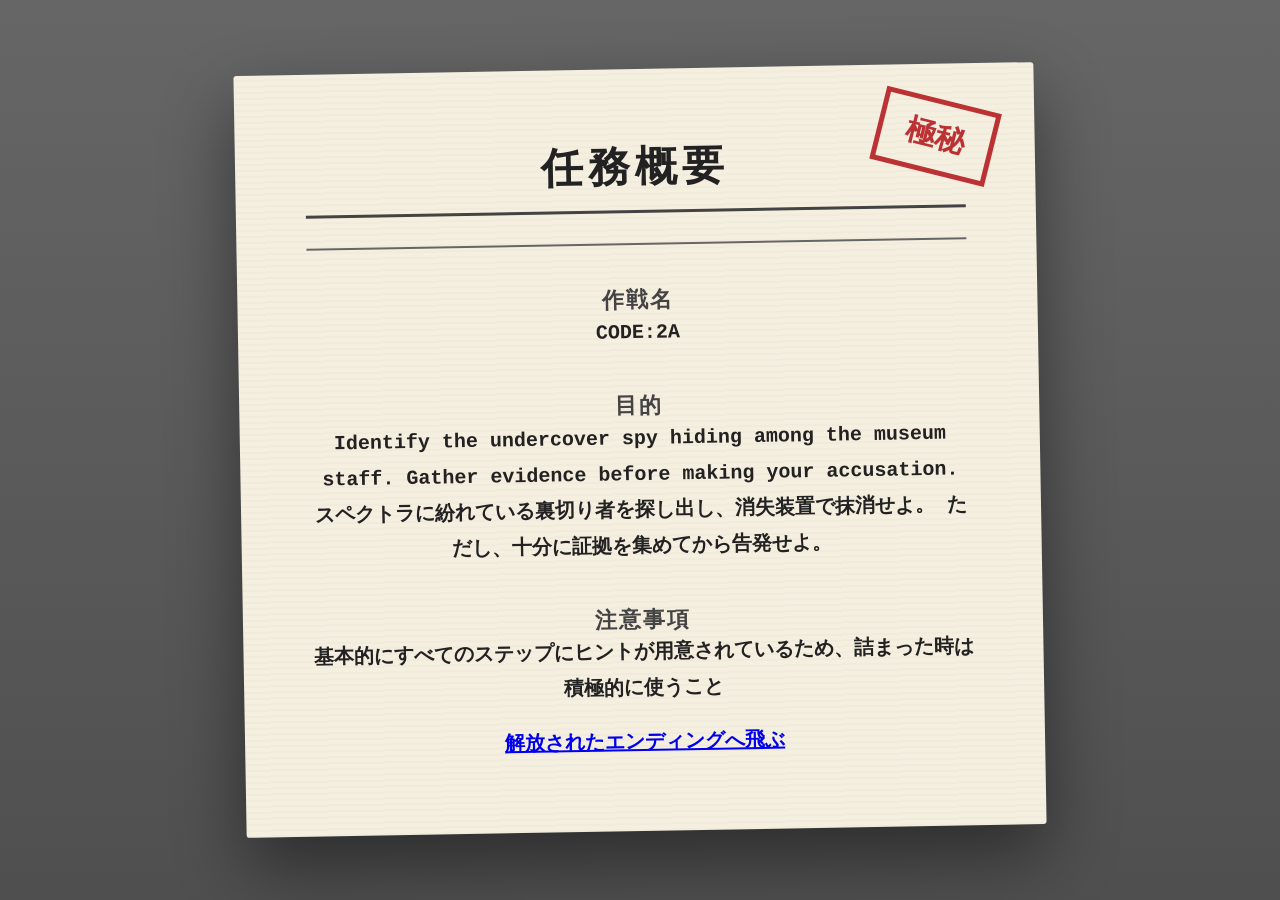
<file: page1.html>
<!DOCTYPE html>
<html>
<head>
  <title>2-A槐祭</title>
  <link rel="stylesheet" href="styles.css">
	<meta charset="UTF-8">
	<meta name="viewport" content="width=device-width, initial-scale=1">
</head>
<body class="archive-body">
  <div class="briefing">
    <div class="stamp">極秘</div>

    <h1>任務概要</h1>

    <div class="divider"></div>

    <h2>作戦名</h2>
    <p>CODE:2A</p>

    <h2>目的</h2>
    <p>
        Identify the undercover spy hiding among the museum staff.
        Gather evidence before making your accusation.<br>
        スペクトラに紛れている裏切り者を探し出し、消失装置で抹消せよ。
        ただし、十分に証拠を集めてから告発せよ。
    </p>

    <h2>注意事項</h2>
    <p>
        基本的にすべてのステップにヒントが用意されているため、詰まった時は積極的に使うこと
    </p>
    <br>
    <p>
      <a href="endings.html">解放されたエンディングへ飛ぶ</a>
    </p>
<script src="main.js"></script>
</body>
</html>
</file>
<file: styles.css>
* {
    margin: 0;
    padding: 0;
    box-sizing: border-box;
}

body {
    height: 100vh;
    overflow: hidden;

    text-align: center;
    color: white;
    font-family: "Courier New", monospace;
    font-size: 1em;
    font-weight: bold;

    display: flex;
    justify-content: center;
    align-items: center;
}

/* Table */

.table-room {
    background: radial-gradient(
        ellipse 900px 700px at 50% 30%,
        #2c2c2e 0%,
        #131314 70%
    );
}

.table {
    position: relative;

    width: 900px;
    height: 500px;

    border-radius: 6px;

    display: flex;
    justify-content: center;
    align-items: center;

    /* overhead-light sheen, brushed-steel grain, base metal gradient */
    background:
        radial-gradient(ellipse 520px 260px at 30% 12%, rgba(255,255,255,.16), transparent 60%),
        repeating-linear-gradient(
            98deg,
            rgba(255,255,255,.035) 0px,
            rgba(255,255,255,.035) 1px,
            transparent 1px,
            transparent 4px
        ),
        linear-gradient(155deg, #6d6d6f 0%, #58585a 42%, #444446 75%, #37373a 100%);

    box-shadow:
        0 50px 70px -20px rgba(0, 0, 0, .7),
        0 14px 26px rgba(0, 0, 0, .45),
        inset 0 2px 8px rgba(255, 255, 255, .16),
        inset 0 -50px 60px rgba(0, 0, 0, .32),
        inset 0 0 0 1px rgba(255, 255, 255, .06);

    transform: perspective(1000px) rotateX(15deg);
}

/* Corner rivets, sunk into the steel */

.table::before {
    content: "";

    position: absolute;
    inset: 0;

    border-radius: inherit;
    pointer-events: none;

    background:
        radial-gradient(circle 4px at 26px 26px, #131314 55%, transparent 58%),
        radial-gradient(circle 1.2px at 25px 25px, rgba(255,255,255,.55) 50%, transparent 55%),
        radial-gradient(circle 4px at calc(100% - 26px) 26px, #131314 55%, transparent 58%),
        radial-gradient(circle 1.2px at calc(100% - 27px) 25px, rgba(255,255,255,.55) 50%, transparent 55%),
        radial-gradient(circle 4px at 26px calc(100% - 26px), #131314 55%, transparent 58%),
        radial-gradient(circle 1.2px at 25px calc(100% - 27px), rgba(255,255,255,.55) 50%, transparent 55%),
        radial-gradient(circle 4px at calc(100% - 26px) calc(100% - 26px), #131314 55%, transparent 58%),
        radial-gradient(circle 1.2px at calc(100% - 27px) calc(100% - 27px), rgba(255,255,255,.55) 50%, transparent 55%);
}

/* Front edge, giving the slab visible thickness */

.table::after {
    content: "";

    position: absolute;
    left: 0.25%;
    right: 0.25%;
    bottom: -16px;

    height: 18px;

    background: linear-gradient(to bottom, #333335, #1e1e20);
    border-radius: 0 0 6px 6px;
    box-shadow: 0 16px 24px rgba(0, 0, 0, .55);
}

/* Envelope */

.pocket {
    position: absolute;

    left: 0;
    bottom: 0;

    width: 100%;
    height: 190px;

    background: #d8bf83;

    z-index: 2;
}

.envelope {
    position: relative;

    width: 420px;
    height: 280px;

    background: #d8bf83;

    border-radius: 4px;

    box-shadow: 0 12px 25px rgba(0,0,0,.35);
}


/* Flap */

.flap {
    position: absolute;

    top: 0;
    left: 0;

    width: 100%;
    height: 120px;

    background: #c9ae6d;

    clip-path: polygon(
        0 0,
        100% 0,
        50% 100%
    );

    transform-origin: top center;
    transform: rotateX(0deg);

    transition: none;
    z-index: 5;
}
/* Label */

.label {
    position: absolute;

    bottom: 25px;
    left: 25px;

    font-family: "Courier New", monospace;
    font-size: 30px;
    font-weight: bold;

    color:#e94709;

    letter-spacing: 2px;
    z-index: 4;
}

.drag-hint {
    position: absolute;

    top: 18px;
    left: 50%;

    transform: translateX(-50%);

    font-family: "Courier New", monospace;
    font-size: 56px;
    font-weight: bold;

    color: rgba(0, 0, 0, 0.55);

    letter-spacing: 2px;

    user-select: none;
    pointer-events: none;

    animation: float 1.2s ease-in-out infinite;
}

@keyframes float {
    0% {
        transform: translate(-50%, 0);
    }

    50% {
        transform: translate(-50%, -6px);
    }

    100% {
        transform: translate(-50%, 0);
    }
}

#transition {
    position: fixed;

    top: 0;
    left: 0;

    width: 100vw;
    height: 100vh;

    background: black;

    display: flex;
    justify-content: center;
    align-items: center;

    opacity: 0;
    visibility: hidden;

    transition: opacity 0.8s ease;

    z-index: 9999;
}

#transition.show {
    opacity: 1;
    visibility: visible;
}

/* Loading text */

.loading-text {
    color: #d8bf83;

    font-family: "Courier New", monospace;
    font-size: 40px;
    letter-spacing: 5px;

    opacity: 0;

    animation: blink 1.2s infinite;
}

#transition.show .loading-text {
    opacity: 1;
}


@keyframes blink {

    0% {
        opacity: .3;
    }

    50% {
        opacity: 1;
    }

    100% {
        opacity: .3;
    }

}

.paper {
    position: absolute;

    width: 360px;
    height: 70px;

    left: 30px;
    top: 30px;

    background: #f7f2e6;

    border-radius: 3px;

    transition: transform .8s ease;

    transform: translateY(180px);
    
    display: flex;
    justify-content: center;
    align-items: top;
    
    color: #000000;
    font-family: "Courier New", monospace;
    font-size: 40px;
    letter-spacing: 5px;


    z-index: 1;
}

.paper.out {
    transform: translateY(0);
}

.briefing {

    position: relative;

    width: 800px;

    padding: 70px;

    background: #f4efdf;

    color: #222;

    box-shadow:
        0 30px 70px rgba(0,0,0,.45);

    border-radius: 3px;

    transform: rotate(-1deg);

    overflow: hidden;
}


/* Paper texture */

.briefing::before {

    content: "";

    position: absolute;

    inset: 0;

    background:
        repeating-linear-gradient(
            0deg,
            rgba(0,0,0,.015),
            rgba(0,0,0,.015) 2px,
            transparent 2px,
            transparent 6px
        );

    pointer-events: none;
}


/* Title */

h1 {

    margin-top: 0;

    text-align: center;

    font-size: 42px;

    letter-spacing: 5px;

    border-bottom: 3px solid #444;

    padding-bottom: 15px;
}


/* Section titles */

h2 {

    margin-top: 40px;

    font-size: 22px;

    letter-spacing: 2px;

    color: #444;

    text-transform: uppercase;
}


/* Paragraphs */

p {

    font-size: 20px;

    line-height: 1.8;
}


/* Rules */

ul {

    padding-left: 30px;

    line-height: 2;

    font-size: 19px;
}


/* Divider */

.divider {

    height: 2px;

    background: #666;

    margin: 30px 0;
}


/* TOP SECRET stamp */

.stamp {

    position: absolute;

    top: 35px;
    right: 40px;

    padding: 12px 24px;

    border: 5px solid #b31217;

    color: #b31217;

    font-size: 30px;

    font-weight: bold;

    transform: rotate(15deg);

    opacity: .85;

    text-transform: uppercase;
}


/* Button */

button {

    display: block;

    margin: 60px auto 0;

    padding: 18px 42px;

    background: #222;

    color: white;

    border: none;

    cursor: pointer;

    font-family: inherit;

    font-size: 18px;

    letter-spacing: 3px;

    transition: .25s;
}

button:hover {

    background: #b31217;

    transform: translateY(-3px);

    box-shadow: 0 8px 20px rgba(0,0,0,.25);
}

/* Case file archive (endings page) */

.archive-body {
    background: linear-gradient(
        to bottom,
        #666,
        #4f4f4f
    );
}

/* ============================================================
   SPECTRA ACCESS GATE — shared design system
   (matches index.html / mission.html)
   ============================================================ */

:root {
    --gate-black: #070808;
    --gate-panel: #0d0f0f;
    --gate-white: #e8e7e1;
    --gate-muted: #858985;
    --gate-line: rgba(232, 231, 225, .14);
    --gate-red: #bd2929;
    --gate-red-bright: #ed3a31;
    --gate-ease: cubic-bezier(.77, 0, .18, 1);
}

.gate-body {
    height: auto;
    min-height: 100vh;
    overflow: visible;

    display: block;

    background: var(--gate-black);
    background-image:
        linear-gradient(rgba(255,255,255,.012) 1px, transparent 1px),
        linear-gradient(90deg, rgba(255,255,255,.012) 1px, transparent 1px);
    background-size: 44px 44px;

    text-align: left;
    color: var(--gate-white);
    font-family: "Yu Gothic", "Hiragino Kaku Gothic ProN", Meiryo, sans-serif;
    font-weight: normal;
}

.gate-topbar,
.gate-bottombar {
    display: flex;
    align-items: center;
    justify-content: space-between;

    margin: 0 3.2vw;
    padding: 22px 0;

    font: 9px Consolas, "Courier New", monospace;
    letter-spacing: .15em;
    color: #6e726d;
}

.gate-topbar {
    border-bottom: 1px solid var(--gate-line);
}

.gate-bottombar {
    margin-top: 60px;
    border-top: 1px solid var(--gate-line);
}

.gate-brand {
    display: flex;
    align-items: center;
    gap: 12px;

    color: var(--gate-white);
    font-size: 14px;
    font-weight: 700;
}

.gate-brand-mark {
    position: relative;

    width: 19px;
    height: 19px;

    border: 1px solid var(--gate-red-bright);
    transform: rotate(45deg);
}

.gate-brand-mark::before {
    content: "";

    position: absolute;
    inset: 5px;

    background: var(--gate-red-bright);
}

.gate-classification b {
    color: var(--gate-red-bright);
    font-weight: 400;
}

.gate-main {
    width: min(900px, 100%);
    margin: 0 auto;
    padding: clamp(35px, 6vw, 70px) 3.2vw 0;
}

.gate-kicker {
    margin: 0 0 18px;

    color: var(--gate-red-bright);
    font: 9px Consolas, monospace;
    letter-spacing: .18em;
}

.gate-main h1 {
    margin: 0;
    padding-bottom: 0;

    border-bottom: none;

    text-align: left;
    font-size: clamp(30px, 5vw, 46px);
    line-height: 1.05;
    letter-spacing: -.03em;
    font-weight: 680;
}

.gate-sub {
    max-width: 620px;
    margin: 16px 0 0;

    color: var(--gate-muted);
    font-size: 13px;
    line-height: 1.9;
    letter-spacing: .03em;
}

.gate-panel {
    margin-top: 36px;

    border: 1px solid var(--gate-line);
    background: rgba(13, 15, 15, .92);

    box-shadow: 14px 14px 0 rgba(189, 41, 41, .075);
}

.gate-panel-head {
    display: flex;
    justify-content: space-between;

    padding: 15px 19px;

    border-bottom: 1px solid var(--gate-line);

    color: #71756f;
    font: 8px Consolas, monospace;
    letter-spacing: .15em;
}

.gate-panel-head span:first-child {
    color: var(--gate-red-bright);
}

.gate-panel-body {
    padding: clamp(24px, 4vw, 40px);
}

/* ------------------------------------------------------------
   Case file grid (endings.html)
   ------------------------------------------------------------ */

.grid {
    display: grid;
    grid-template-columns: repeat(2, minmax(0, 1fr));

    gap: 10px;

    width: auto;
    height: auto;
}

.box {
    position: relative;

    display: flex;
    flex-direction: column;
    justify-content: center;
    gap: 6px;

    min-height: 92px;
    padding: 15px 16px 13px;

    border: 1px solid #303330;
    border-radius: 0;
    background: #090b0a;

    box-shadow: none;

    transition:
        border-color .2s ease,
        background .2s ease,
        color .2s ease,
        box-shadow .2s ease;
}

.box a {
    display: flex;
    flex-direction: column;
    gap: 6px;

    width: 100%;
    height: 100%;

    text-decoration: none;
    color: inherit;
}

.tab {
    position: static;

    padding: 0;
    background: none;

    font: 8px Consolas, monospace;
    letter-spacing: .16em;
    color: #64695f;
}

/* Unlocked: recovered case file */

.box.unlocked {
    border-color: var(--gate-red-bright);
    background: rgba(189, 41, 41, .14);
    box-shadow: inset 3px 0 0 var(--gate-red-bright);

    cursor: pointer;

    animation: fileRecovered .45s ease;
}

.box.unlocked .tab {
    color: var(--gate-red-bright);
}

.box.unlocked .label {
    font-size: 17px;
    letter-spacing: .04em;
    font-weight: 700;
    color: var(--gate-white);
}

.box.unlocked .status {
    font: 8px Consolas, monospace;
    letter-spacing: .12em;
    color: var(--gate-red-bright);
}

.box.unlocked:hover {
    box-shadow: inset 3px 0 0 var(--gate-red-bright), 0 10px 22px rgba(0, 0, 0, .4);
}

.box.unlocked .status.recovered::before {
    content: "";

    display: inline-block;

    width: 5px;
    height: 5px;

    margin-right: 6px;
    border-radius: 50%;

    background: var(--gate-red-bright);
}

/* Locked: sealed, unopened file */

.box.locked {
    border: 1px dashed #262825;
    background: #090b0a;

    color: #4d504b;
    cursor: not-allowed;

    pointer-events: none;
}

.box.locked .tab {
    color: #4a4d49;
}

.box.locked .lockline {
    width: 60%;
    height: 6px;

    background: #1c1e1b;
    border-radius: 0;
}

.box.locked .status {
    margin-top: 2px;

    font: 8px Consolas, monospace;
    letter-spacing: .12em;
    color: #4d504b;
}

@keyframes fileRecovered {
    0% {
        opacity: .35;
        transform: scale(.98);
    }
    100% {
        opacity: 1;
        transform: scale(1);
    }
}

/* ------------------------------------------------------------
   Progress readout + action buttons
   ------------------------------------------------------------ */

#progress-text {
    transition: color .3s ease, text-shadow .3s ease;
}

#progress-text.complete {
    color: var(--gate-red-bright);
    text-shadow: 0 0 12px rgba(237, 58, 49, .5);
}

.gate-actions {
    display: flex;
    align-items: center;
    gap: 12px;

    margin-top: 30px;
}

#back-home {
    display: flex;
    align-items: center;
    justify-content: space-between;

    flex: 1;

    min-height: 52px;
    margin: 0;
    padding: 0 18px;

    background: var(--gate-red);
    color: var(--gate-white);
    border: none;

    font-family: inherit;
    font-size: 12px;
    letter-spacing: .1em;

    cursor: pointer;
    transition: background .2s ease;
}

#back-home:hover {
    background: var(--gate-red-bright);
    transform: none;
    box-shadow: none;
}

#reset-progress {
    min-height: 52px;
    margin: 0;
    padding: 0 16px;

    background: transparent;
    color: var(--gate-muted);
    border: 1px solid var(--gate-line);

    font-family: Consolas, "Courier New", monospace;
    font-size: 10px;
    letter-spacing: .12em;

    cursor: pointer;
    transition: border-color .2s ease, color .2s ease;
}

#reset-progress:hover {
    background: transparent;
    color: var(--gate-red-bright);
    border-color: var(--gate-red-bright);
    transform: none;
    box-shadow: none;
}

/* ------------------------------------------------------------
   Individual ending pages (ending1.html – ending6.html)
   ------------------------------------------------------------ */

.gate-back-link {
    display: inline-flex;
    align-items: center;
    gap: 8px;

    margin-top: 28px;

    color: var(--gate-red-bright);
    text-decoration: none;

    font-size: 12px;
    letter-spacing: .08em;

    transition: opacity .2s ease;
}

.gate-back-link:hover {
    opacity: .75;
}

/* ------------------------------------------------------------
   Page transition (matches index.html / mission.html)
   ------------------------------------------------------------ */

.page-transition {
    position: fixed;
    z-index: 300;
    inset: 0;

    display: grid;
    place-items: center;
    overflow: hidden;

    visibility: hidden;
    pointer-events: none;
}

.slab,
.stripe {
    position: absolute;

    top: -12%;
    bottom: -12%;
    left: -12%;
    width: 124%;

    transform: translateX(-116%) skewX(-7deg);
}

.slab {
    background: #090a09;
    transition: transform .86s var(--gate-ease);
}

.stripe {
    left: -24%;
    width: 22%;

    background: #8f1f1f;
}

.transition-copy {
    position: relative;
    z-index: 1;

    opacity: 0;

    color: var(--gate-red-bright);
    font: 10px Consolas, monospace;
    letter-spacing: .28em;

    transition: opacity .18s ease .34s;
}

.page-transition.active,
.page-transition.covered,
.page-transition.arrival {
    visibility: visible;
    pointer-events: auto;
}

.page-transition.active .slab {
    transform: translateX(0) skewX(-7deg);
}

.page-transition.active .stripe {
    animation: stripeAcross .88s var(--gate-ease) .03s both;
}

.page-transition.active .transition-copy {
    opacity: 1;
}

.page-transition.covered .slab {
    transform: translateX(0) skewX(-7deg);
    transition: none;
}

.page-transition.covered .stripe {
    transform: translateX(630%) skewX(-7deg);
}

.page-transition.covered .transition-copy {
    opacity: 1;
}

.page-transition.arrival .slab {
    transform: translateX(116%) skewX(-7deg);
}

.page-transition.arrival .stripe {
    animation: stripeAcross .88s var(--gate-ease) both;
}

.page-transition.arrival .transition-copy {
    opacity: 0;
    transition-delay: 0s;
}

@keyframes stripeAcross {
    from { transform: translateX(-70%) skewX(-7deg); }
    to { transform: translateX(630%) skewX(-7deg); }
}

/* ------------------------------------------------------------
   Responsive
   ------------------------------------------------------------ */

@media (max-width: 640px) {

    .grid {
        grid-template-columns: 1fr;
    }

    .gate-topbar,
    .gate-bottombar {
        margin: 0 5vw;
    }

    .gate-main {
        padding: 28px 5vw 0;
    }

    .gate-actions {
        flex-direction: column;
        align-items: stretch;
    }

}

@media (prefers-reduced-motion: reduce) {
    *, *::before, *::after {
        transition-duration: .01ms !important;
        animation-duration: .01ms !important;
    }
}

.terminal {
    position: relative;
    background: #050805;
    color: #f42c2c;

    font-family: "Courier New", monospace;
    font-size: 16px;
    letter-spacing: 1.5px;
    line-height: 1.6;

    padding: 25px;
    border: 1px solid #ff1414;

    box-shadow:
        0 0 10px rgba(207, 31, 31, 0.3),
        inset 0 0 30px rgba(57, 255, 20, 0.05);

    text-shadow:
        0 0 4px #cd3434,
        0 0 10px rgba(213, 50, 50, 0.5);

    overflow: hidden;
}

/* CRT scanlines */
.terminal::before {
    content: "";
    position: absolute;
    inset: 0;

    background: repeating-linear-gradient(
        to bottom,
        transparent 0px,
        transparent 2px,
        rgba(57, 255, 20, 0.04) 3px
    );

    pointer-events: none;
}

/* Slight screen glow */
.terminal::after {
    content: "";
    position: absolute;
    inset: 0;

    background: radial-gradient(
        ellipse at center,
        transparent 50%,
        rgba(0, 0, 0, 0.35)
    );

    pointer-events: none;
}

.terminal-text {
    font-family: "Courier New", monospace;
    color: #9e1d1d;
    font-size: 18px;
    letter-spacing: 2px;
    line-height: 1.6;

    text-shadow:
        0 0 3px #f14e4e,
        0 0 8px rgba(220, 67, 67, 0.6);

    animation: flicker 0.15s infinite alternate;
}

.record-divider {
    display: block;
    width: 100%;
    height: 1px;
    margin: clamp(20px, 3vw, 34px) 0;
    background: currentColor;
    box-shadow: 0 0 7px currentColor;
    opacity: 0.42;
}

/* Subtle CRT flicker */
@keyframes flicker {
    from {
        opacity: 0.95;
    }
    to {
        opacity: 1;
    }
}

.typing-cursor {
    display: inline;
    margin-left: 4px;
    animation: terminalCursor 0.8s steps(1) infinite;
}

@keyframes terminalCursor {
    0%, 50% {
        opacity: 1;
    }
    51%, 100% {
        opacity: 0;
    }
}

@keyframes cursor-blink {
    0%, 50% {
        opacity: 1;
    }
    51%, 100% {
        opacity: 0;
    }
}

/* =========================
   RETURN TO MAIN FILE
   ========================= */

.return-container {
    display: flex;
    justify-content: center;
    margin-top: 30px;
    margin-bottom: 20px;
}

.return-button {
    display: inline-flex;
    align-items: center;
    gap: 10px;

    padding: 12px 22px;

    font-family: "Courier New", monospace;
    font-size: 14px;
    font-weight: bold;
    letter-spacing: 1.5px;
    text-decoration: none;

    color: #ff3b3b;
    background: #080505;

    border: 1px solid #ff3b3b;

    box-shadow:
        0 0 6px rgba(255, 59, 59, 0.25),
        inset 0 0 10px rgba(255, 59, 59, 0.04);

    text-shadow:
        0 0 4px #ff3b3b;

    transition:
        background 0.2s ease,
        color 0.2s ease,
        box-shadow 0.2s ease,
        transform 0.2s ease;
}

.return-arrow {
    font-size: 18px;
    line-height: 1;
}

.return-button:hover {
    color: #080505;
    background: #ff3b3b;

    box-shadow:
        0 0 12px rgba(255, 59, 59, 0.6),
        0 0 25px rgba(255, 59, 59, 0.25);

    text-shadow: none;

    transform: translateY(-2px);
}

.return-button:active {
    transform: translateY(0);

    box-shadow:
        0 0 5px rgba(255, 59, 59, 0.4);
}

.trueterminal {
    position: relative;
    background: #050805;
    color: #d8bf83;

    font-family: "Courier New", monospace;
    font-size: 16px;
    letter-spacing: 1.5px;
    line-height: 1.6;

    padding: 25px;
    border: 1px solid #d8bf83;

    box-shadow:
        0 0 10px #e2cd97(207, 31, 31, 0.3),
        inset 0 0 30px rgba(57, 255, 20, 0.05);

    text-shadow:
        0 0 4px #d8bf83,
        0 0 10px #e2cd97(213, 50, 50, 0.5);

    overflow: hidden;
}

/* CRT scanlines */
.trueterminal::before {
    content: "";
    position: absolute;
    inset: 0;

    background: repeating-linear-gradient(
        to bottom,
        transparent 0px,
        transparent 2px,
        rgba(187, 200, 185, 0.242) 3px
    );

    pointer-events: none;
}

/* Slight screen glow */
.trueterminal::after {
    content: "";
    position: absolute;
    inset: 0;

    background: radial-gradient(
        ellipse at center,
        transparent 50%,
        rgba(0, 0, 0, 0.35)
    );

    pointer-events: none;
}

.trueterminal-text {
    font-family: "Courier New", monospace;
    color: #d1a65c;
    font-size: 18px;
    letter-spacing: 2px;
    line-height: 1.6;

    text-shadow:
        0 0 3px #e3dd6b,
        0 0 8px rgba(220, 184, 67, 0.6);

    animation: flicker 0.15s infinite alternate;
}

/* Subtle CRT flicker */
@keyframes flicker {
    from {
        opacity: 0.95;
    }
    to {
        opacity: 1;
    }
}

@keyframes cursor-blink {
    0%, 50% {
        opacity: 1;
    }
    51%, 100% {
        opacity: 0;
    }
}

.truereturn-container {
    display: flex;
    justify-content: center;
    margin-top: 30px;
    margin-bottom: 20px;
}

.truereturn-button {
    display: inline-flex;
    align-items: center;
    gap: 10px;

    padding: 12px 22px;

    font-family: "Courier New", monospace;
    font-size: 14px;
    font-weight: bold;
    letter-spacing: 1.5px;
    text-decoration: none;

    color: #d8bf83;
    background: #080505;

    border: 1px solid #d8bf83;

    box-shadow:
        0 0 6px rgba(255, 59, 59, 0.25),
        inset 0 0 10px rgba(255, 59, 59, 0.04);

    text-shadow:
        0 0 4px #d8bf83;

    transition:
        background 0.2s ease,
        color 0.2s ease,
        box-shadow 0.2s ease,
        transform 0.2s ease;
}

.truereturn-arrow {
    font-size: 18px;
    line-height: 1;
}

.truereturn-button:hover {
    color: #080505;
    background: #d8bf83;

    box-shadow:
        0 0 12px #d8bf83(255, 59, 59, 0.6),
        0 0 25px #d8be8358(255, 59, 59, 0.25);

    text-shadow: none;

    transform: translateY(-2px);
}

.truereturn-button:active {
    transform: translateY(0);

    box-shadow:
        0 0 5px #d8bf83(255, 59, 59, 0.4);
}

.trueterminal {
    width: 100%;
    box-sizing: border-box;
}


/* Hide return button until report is finished */

.truereturn-container {
    opacity: 0;
    pointer-events: none;
    transition: opacity 0.8s ease;
}

.truereturn-container.visible {
    opacity: 1;
    pointer-events: auto;
}
</file>
